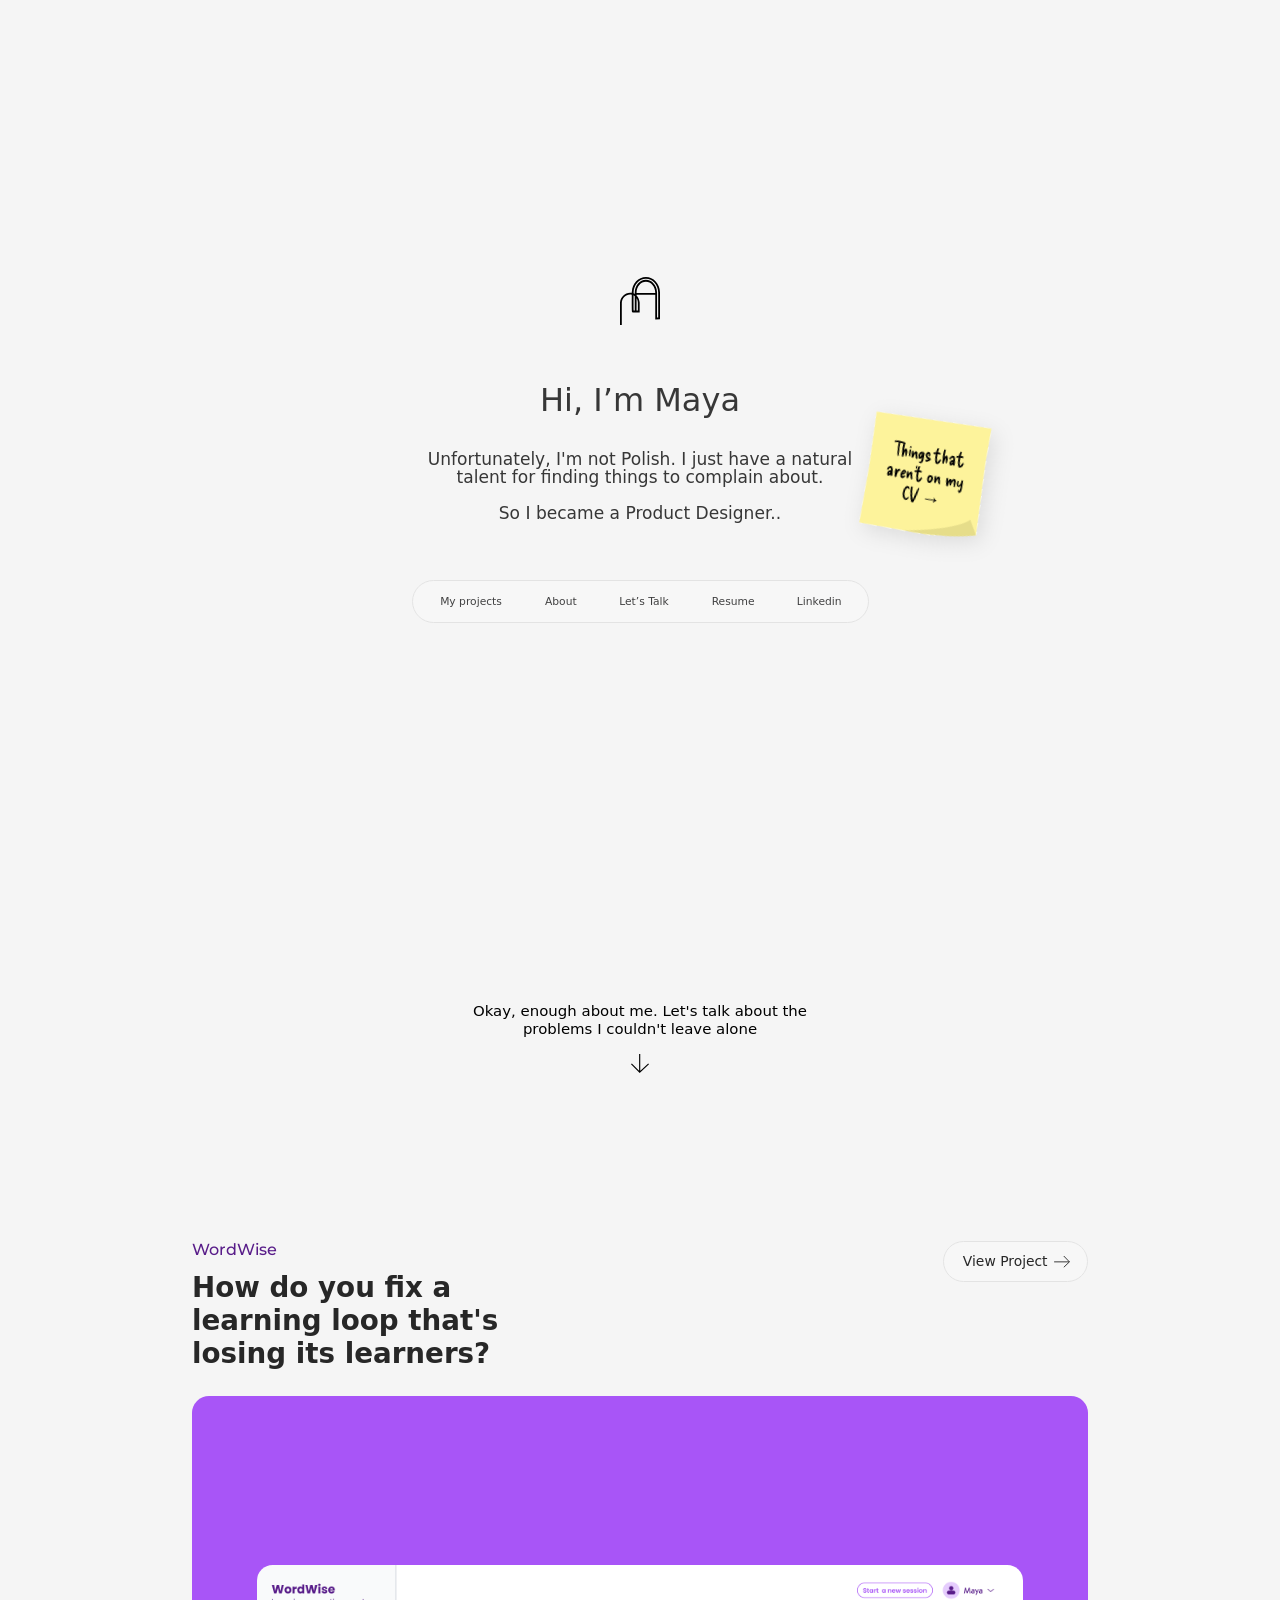
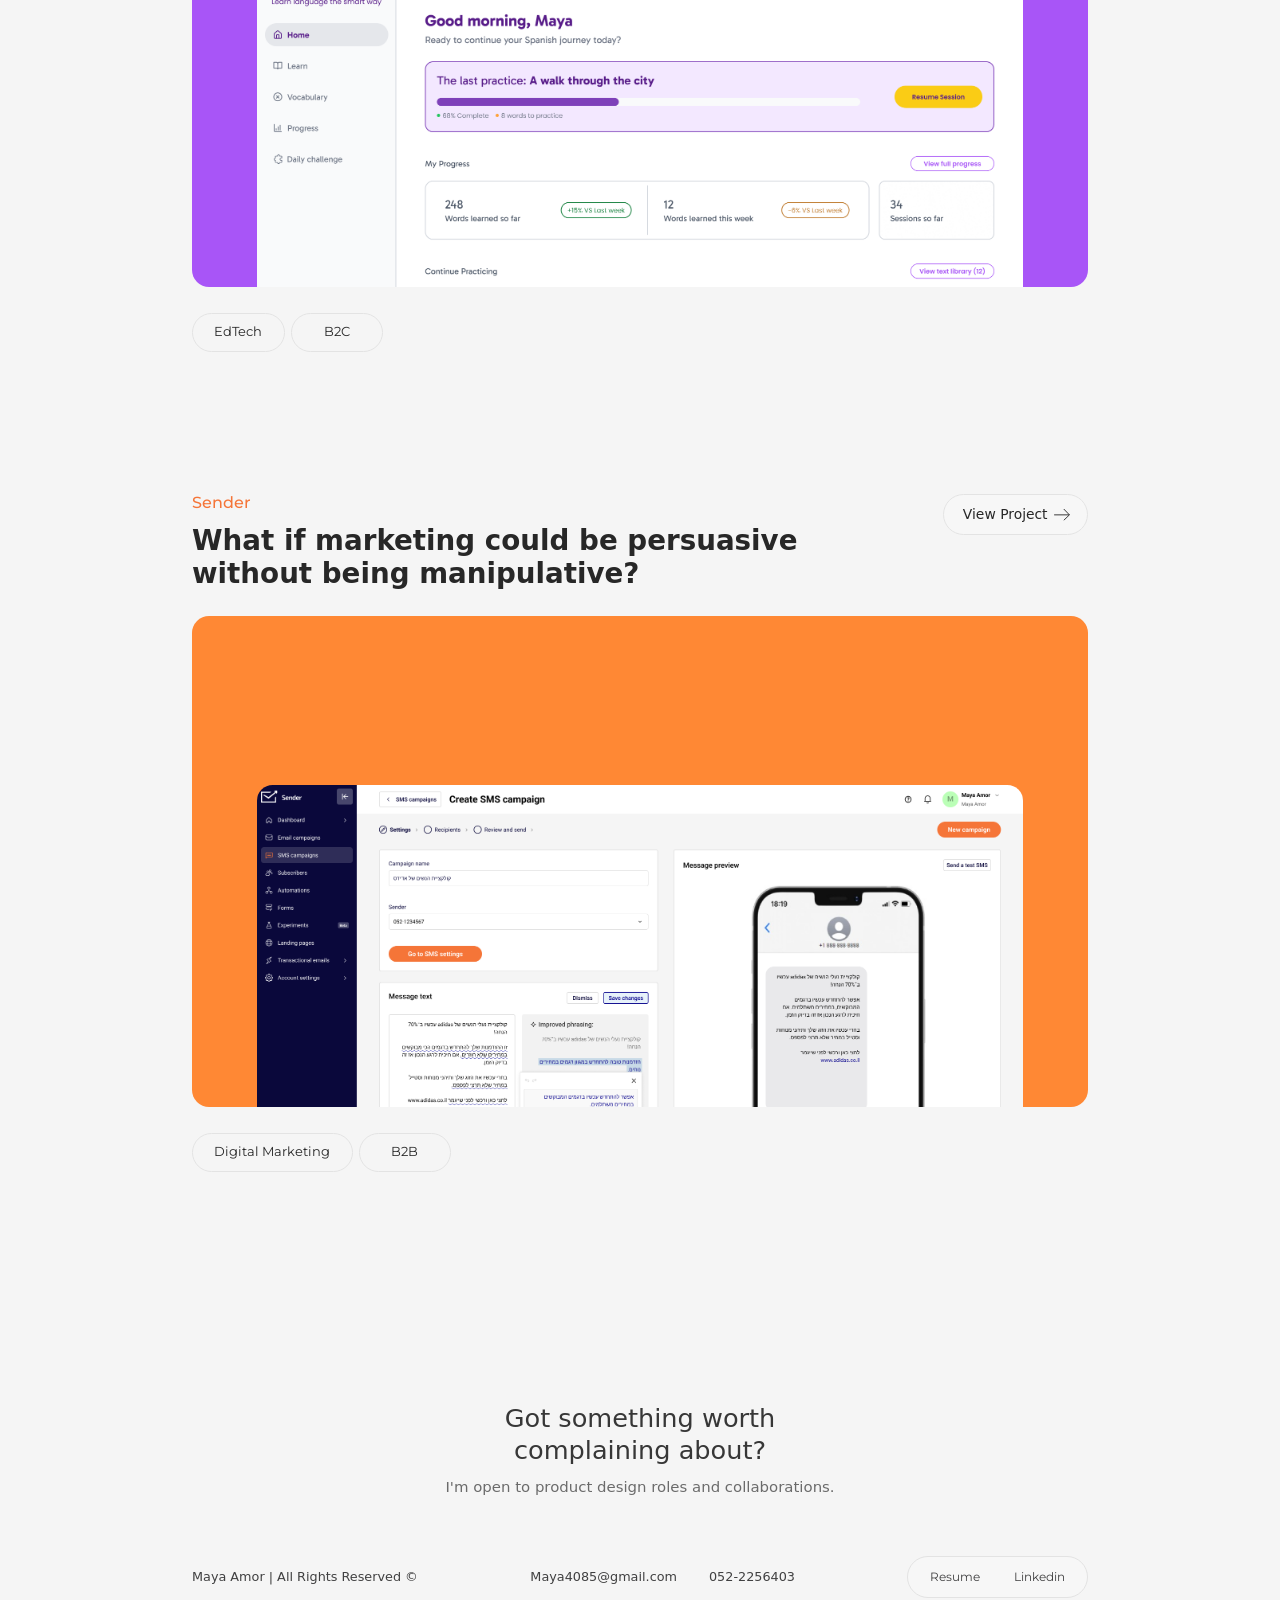
<file: index.html>
<!DOCTYPE html>
<html lang="en">
<head>
  <meta charset="UTF-8">
  <meta name="viewport" content="width=device-width, initial-scale=1.0">
  <meta name="format-detection" content="telephone=no, email=no">
  <title>Maya Amor | Product Designer</title>
  <meta name="description" content="Maya Amor, Product Designer. Case studies in EdTech and digital marketing.">

  <!-- Link preview (LinkedIn, WhatsApp, etc.) -->
  <meta property="og:type" content="website">
  <meta property="og:site_name" content="Maya Amor">
  <meta property="og:title" content="Maya Amor | Product Designer">
  <meta property="og:description" content="Maya Amor, Product Designer. Case studies in EdTech and digital marketing.">
  <meta property="og:url" content="https://maya-amor.github.io/">
  <meta property="og:image" content="https://maya-amor.github.io/assets/social-preview.png">
  <meta property="og:image:width" content="1200">
  <meta property="og:image:height" content="630">
  <meta name="twitter:card" content="summary_large_image">
  <link rel="canonical" href="https://maya-amor.github.io/">
  <link rel="icon" type="image/svg+xml" href="assets/icons/logo.svg">

  <link rel="preconnect" href="https://fonts.googleapis.com">
  <link rel="preconnect" href="https://fonts.gstatic.com" crossorigin>
  <link href="https://fonts.googleapis.com/css2?family=Delicious+Handrawn&family=Google+Sans+Flex:wght@300..700&family=Montserrat:wght@400;500&display=swap" rel="stylesheet">

  <link rel="stylesheet" href="css/styles.css">

  <!-- Lets CSS know JavaScript is on, so scroll animations only hide content when they can reveal it -->
  <script>document.documentElement.classList.add("js");</script>
</head>
<body class="page-home">

  <!-- ===== Sticky header =====
       On Home (site-header--home) the logo and navbar start inside the hero
       and travel up into this header as you scroll (see js/main.js).
       On the other pages it simply sits at the top. -->
  <header class="site-header site-header--home">

    <a class="site-header__logo" href="#top" aria-label="Maya Amor, back to top">
      <img src="assets/icons/logo.svg" alt="" width="46" height="56">
    </a>

    <button class="site-header__menu-btn" type="button" aria-label="Open menu" aria-expanded="false" aria-controls="site-nav">
      <span></span><span></span><span></span>
    </button>

    <div class="site-header__nav" id="site-nav">
      <nav class="pill-nav" aria-label="Main">
        <a class="pill-nav__link" href="#projects">My projects</a>
        <a class="pill-nav__link" href="about.html">About</a>
        <a class="pill-nav__link" href="#contact">Let’s Talk</a>
        <a class="pill-nav__link" href="assets/Maya%20Amor%20Resume.pdf" target="_blank" rel="noopener">Resume</a>
        <a class="pill-nav__link" href="https://www.linkedin.com/in/maya-amor/" target="_blank" rel="noopener">Linkedin</a>
      </nav>
    </div>
  </header>

  <!-- ===== Hero =====
       The logo and navbar here mark the starting spots. On desktop/tablet they're
       invisible and the header's copies are drawn on top of them; on phones these
       are the ones you see. -->
  <section class="hero container">
    <img class="hero__logo-slot" src="assets/icons/logo.svg" alt="" width="46" height="56">

    <div class="hero__text">
      <h1 class="hero__title">Hi, I’m Maya</h1>
      <p class="hero__bio">
        Unfortunately, I'm not Polish. <br class="br-mobile">I just have a natural <br>talent for finding things to complain about.
      </p>
      <p class="hero__bio">So I became a Product Designer..</p>
    </div>

    <nav class="hero__nav-slot pill-nav" aria-label="Main">
      <a class="pill-nav__link" href="#projects">My projects</a>
      <a class="pill-nav__link" href="about.html">About</a>
      <a class="pill-nav__link" href="#contact">Let’s Talk</a>
      <a class="pill-nav__link" href="assets/Maya%20Amor%20Resume.pdf" target="_blank" rel="noopener">Resume</a>
      <a class="pill-nav__link" href="https://www.linkedin.com/in/maya-amor/" target="_blank" rel="noopener">Linkedin</a>
    </nav>

    <!-- Phones: the menu button starts here, centered, then travels to the top-right -->
    <div class="hero__menu-slot" aria-hidden="true"></div>

    <!-- Sticky note: a quiet aside that leads to the notes on the About page (drag it, or click to go) -->
    <a class="hero-note" href="about.html#facts">
      <i class="note__paper" style="inset:-12.73% -19.02% -17.64% -12.59%"><img src="assets/about/notes/note-4.svg" alt="" draggable="false"></i>
      <span class="hero-note__text">Things that aren’t on my CV →</span>
    </a>
  </section>

  <main>
    <!-- ===== Intro to projects ===== -->
    <section class="intro container">
      <a class="intro__link" href="#projects">
        <span>Okay, enough about me. Let's talk about the problems I couldn't leave alone</span>
        <img src="assets/icons/arrow-down.svg" alt="" width="16" height="17">
      </a>
    </section>

    <!-- ===== Projects ===== -->
    <section id="projects" class="projects container" aria-label="My projects">

      <article class="project project--wordwise">
        <div class="project__header">
          <div class="project__heading">
            <p class="project__label">WordWise</p>
            <h2 class="project__title">How do you fix a learning loop that's losing its learners?</h2>
          </div>
          <a class="btn-pill" href="wordwise.html">
            View Project
            <img class="btn-pill__arrow" src="assets/icons/arrow-right.svg" alt="" width="13" height="18">
          </a>
        </div>

        <a class="project__card" href="wordwise.html" aria-label="View the WordWise project">
          <img class="project__screen" src="assets/home%20screen%20preview%20photos/wordwise-screen.png"
               alt="WordWise home screen showing the learner's progress and last practice session"
               width="1920" height="1135">
        </a>

        <ul class="tags" aria-label="Tags">
          <li class="tag">EdTech</li>
          <li class="tag">B2C</li>
        </ul>
      </article>

      <article class="project project--sender">
        <div class="project__header">
          <div class="project__heading">
            <p class="project__label">Sender</p>
            <h2 class="project__title">What if marketing could be persuasive <br class="br-desktop">without being manipulative?</h2>
          </div>
          <a class="btn-pill" href="sender.html">
            View Project
            <img class="btn-pill__arrow" src="assets/icons/arrow-right.svg" alt="" width="13" height="18">
          </a>
        </div>

        <a class="project__card" href="sender.html" aria-label="View the Sender project">
          <img class="project__screen" src="assets/home%20screen%20preview%20photos/sender-screen.png"
               alt="Sender's Create SMS campaign screen with a phone message preview"
               width="1920" height="1137">
        </a>

        <ul class="tags" aria-label="Tags">
          <li class="tag">Digital Marketing</li>
          <li class="tag">B2B</li>
        </ul>
      </article>

    </section>
  </main>

  <!-- ===== Footer ===== -->
  <footer id="contact" class="footer">
    <!-- Closing line: the top of the footer -->
    <div class="footer__cta container reveal">
      <h2 class="footer__title">Got something worth<br>complaining about?</h2>
      <p class="footer__subtitle">I'm open to product design roles and collaborations.</p>
    </div>

    <div class="footer__inner container">
      <p class="footer__copy">Maya Amor | All Rights Reserved ©</p>

      <div class="footer__contact">
        <span>Maya4085@gmail.com</span>
        <span>052-2256403</span>
      </div>

      <div class="footer__actions">
        <nav class="pill-nav pill-nav--footer" aria-label="External links">
          <a class="pill-nav__link" href="assets/Maya%20Amor%20Resume.pdf" target="_blank" rel="noopener">Resume</a>
          <a class="pill-nav__link" href="https://www.linkedin.com/in/maya-amor/" target="_blank" rel="noopener">Linkedin</a>
        </nav>
      </div>
    </div>
  </footer>

  <!-- Floating back-to-top button, appears once you start scrolling -->
  <a class="back-to-top" href="#top" aria-label="Back to top">
    <img src="assets/icons/back-to-top.svg" alt="" width="47" height="47">
  </a>

  <script src="js/main.js"></script>
</body>
</html>
</file>
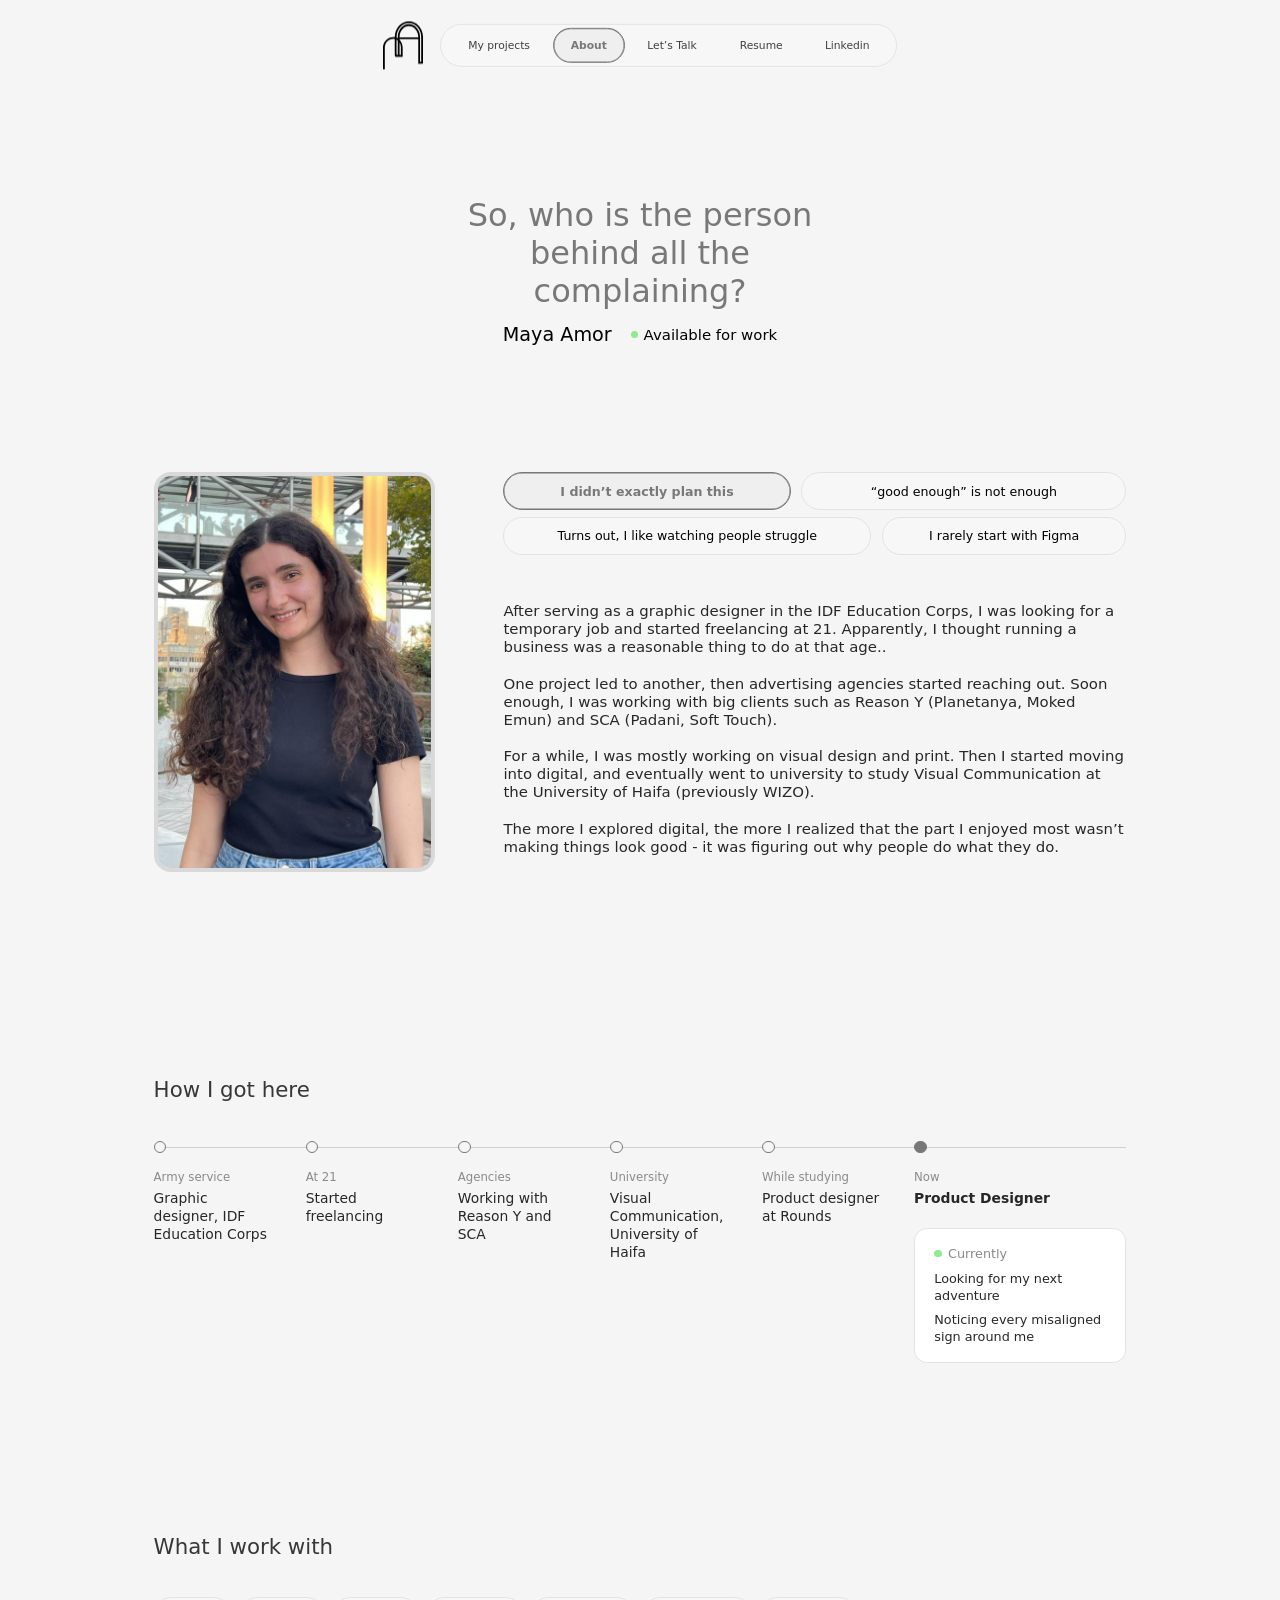
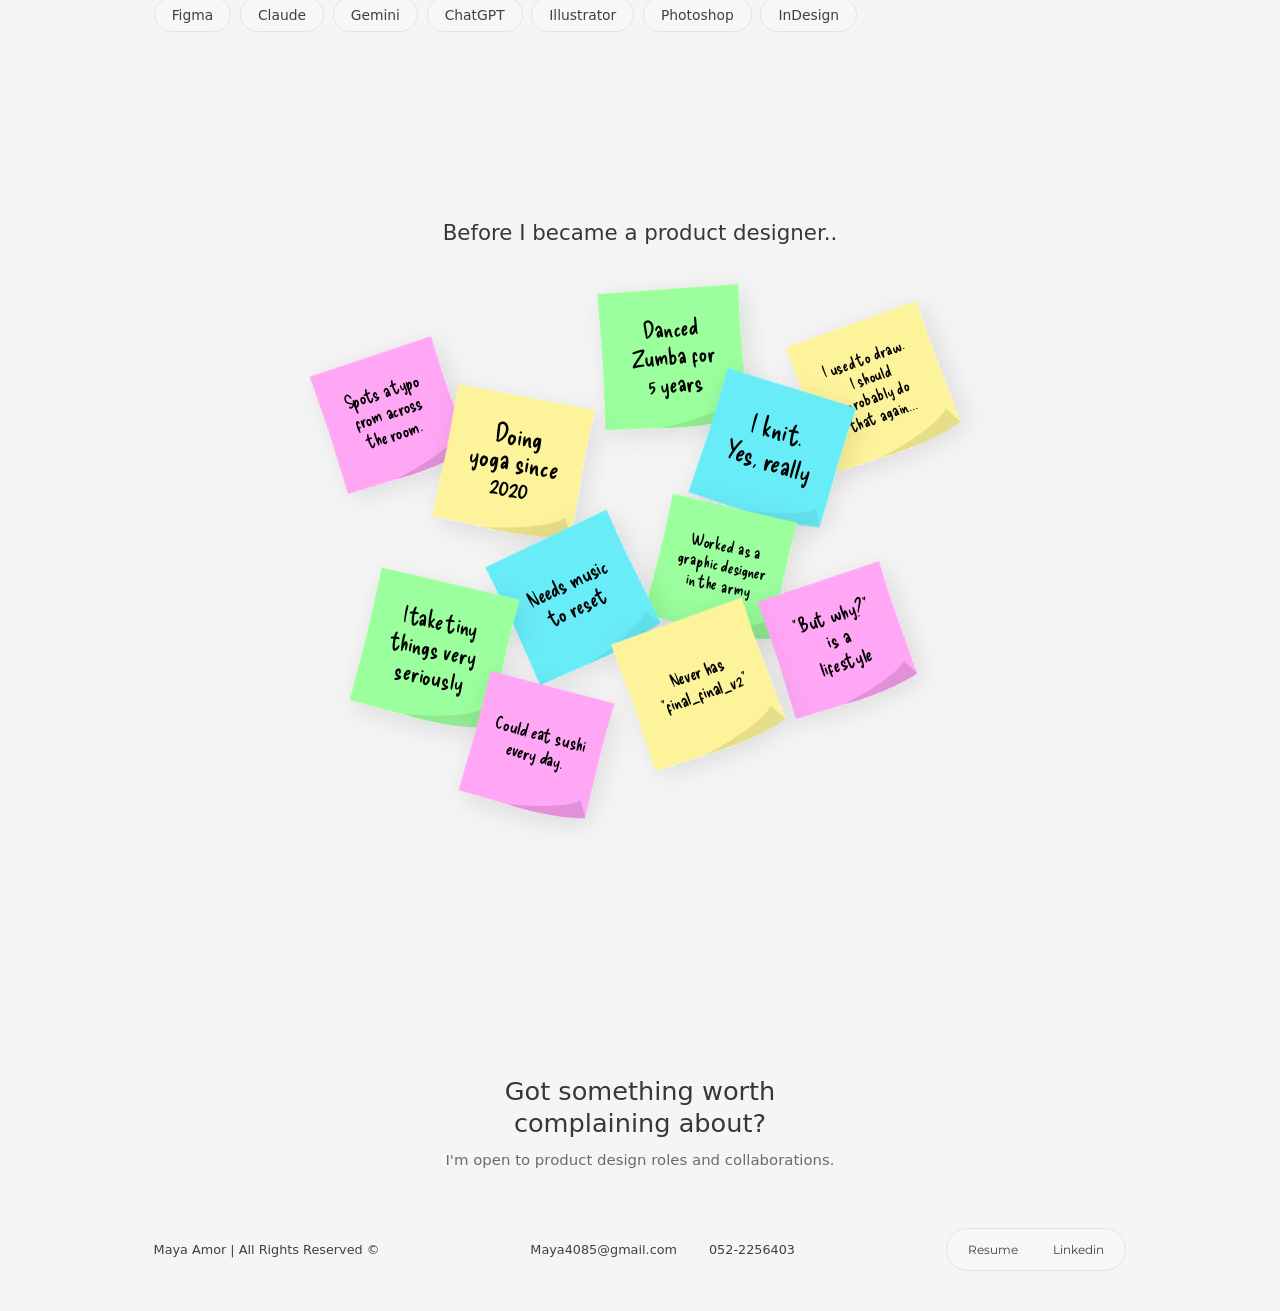
<file: about.html>
<!DOCTYPE html>
<html lang="en">
<head>
  <meta charset="UTF-8">
  <meta name="viewport" content="width=device-width, initial-scale=1.0">
  <meta name="format-detection" content="telephone=no, email=no">
  <title>About | Maya Amor</title>
  <meta name="description" content="About Maya Amor, a product designer who started in graphic design and freelancing and moved into understanding why people do what they do.">

  <!-- Link preview (LinkedIn, WhatsApp, etc.) -->
  <meta property="og:type" content="website">
  <meta property="og:site_name" content="Maya Amor">
  <meta property="og:title" content="About | Maya Amor">
  <meta property="og:description" content="About Maya Amor, a product designer who started in graphic design and freelancing and moved into understanding why people do what they do.">
  <meta property="og:url" content="https://maya-amor.github.io/about.html">
  <meta property="og:image" content="https://maya-amor.github.io/assets/social-preview.png">
  <meta property="og:image:width" content="1200">
  <meta property="og:image:height" content="630">
  <meta name="twitter:card" content="summary_large_image">
  <link rel="canonical" href="https://maya-amor.github.io/about.html">
  <link rel="icon" type="image/svg+xml" href="assets/icons/logo.svg">

  <link rel="preconnect" href="https://fonts.googleapis.com">
  <link rel="preconnect" href="https://fonts.gstatic.com" crossorigin>
  <link href="https://fonts.googleapis.com/css2?family=Delicious+Handrawn&family=Google+Sans+Flex:wght@300..700&family=Montserrat:wght@400;500&display=swap" rel="stylesheet">

  <link rel="stylesheet" href="css/styles.css">

  <!-- Lets CSS know JavaScript is on, so scroll animations only hide content when they can reveal it -->
  <script>document.documentElement.classList.add("js");</script>
</head>
<body>

  <!-- ===== Sticky header (already docked on this page) ===== -->
  <header class="site-header">

    <a class="site-header__logo" href="index.html" aria-label="Maya Amor, home">
      <img src="assets/icons/logo.svg" alt="" width="46" height="56">
    </a>

    <button class="site-header__menu-btn" type="button" aria-label="Open menu" aria-expanded="false" aria-controls="site-nav">
      <span></span><span></span><span></span>
    </button>

    <div class="site-header__nav" id="site-nav">
      <nav class="pill-nav" aria-label="Main">
        <a class="pill-nav__link" href="index.html#projects">My projects</a>
        <a class="pill-nav__link" href="about.html" aria-current="page">About</a>
        <a class="pill-nav__link" href="#contact">Let’s Talk</a>
        <a class="pill-nav__link" href="assets/Maya%20Amor%20Resume.pdf" target="_blank" rel="noopener">Resume</a>
        <a class="pill-nav__link" href="https://www.linkedin.com/in/maya-amor/" target="_blank" rel="noopener">Linkedin</a>
      </nav>
    </div>
  </header>

  <main class="about container">

    <!-- ===== Intro ===== -->
    <div class="about__intro">
      <h1 class="about__title">So, who is the person behind all the complaining?</h1>
      <div class="about__meta">
        <span class="about__name">Maya Amor</span>
        <span class="about__status">Available for work</span>
      </div>
    </div>

    <!-- ===== Photo + story ===== -->
    <div class="about__body">
      <div class="about__photo reveal">
        <img src="assets/Photo%20of%20myself%20for%20about%20section.jpeg"
             alt="Maya Amor smiling, with long curly hair and a black t-shirt, standing outdoors"
             width="768" height="1024">
      </div>

      <div class="about__story reveal">
        <div class="about__tabs" role="tablist" aria-label="About me">
          <button class="about__tab" type="button" role="tab" id="tab-plan" aria-controls="panel-plan" aria-selected="true">I didn’t exactly plan this</button>
          <button class="about__tab" type="button" role="tab" id="tab-enough" aria-controls="panel-enough" aria-selected="false" tabindex="-1">“good enough” is not enough</button>
          <button class="about__tab" type="button" role="tab" id="tab-struggle" aria-controls="panel-struggle" aria-selected="false" tabindex="-1">Turns out, I like watching people struggle</button>
          <button class="about__tab" type="button" role="tab" id="tab-figma" aria-controls="panel-figma" aria-selected="false" tabindex="-1">I rarely start with Figma</button>
        </div>

        <div class="about__panels">
        <div class="about__panel" role="tabpanel" id="panel-plan" aria-labelledby="tab-plan">
          <p>After serving as a graphic designer in the IDF Education Corps, I was looking for a temporary job and started freelancing at 21. Apparently, I thought running a business was a reasonable thing to do at that age..</p>
          <p>One project led to another, then advertising agencies started reaching out. Soon enough, I was working with big clients such as Reason Y (Planetanya, Moked Emun) and SCA (Padani, Soft Touch).</p>
          <p>For a while, I was mostly working on visual design and print. Then I started moving into digital, and eventually went to university to study Visual Communication at the University of Haifa (previously WIZO).</p>
          <p class="about__highlight">The more I explored digital, the more I realized that the part I enjoyed most wasn’t making things look good - it was figuring out why people do what they do.</p>
        </div>

        <div class="about__panel" role="tabpanel" id="panel-enough" aria-labelledby="tab-enough" hidden>
          <p>I've never been particularly good at looking at something and thinking, “Well, that's just how it is.”</p>
          <p>If something doesn't make sense, I want to know why. If something could work better, I'll probably notice it. And if something is 2px off...</p>
          <p>Well.</p>
          <p class="about__highlight">Unfortunately, I will notice that too.</p>
        </div>

        <div class="about__panel" role="tabpanel" id="panel-struggle" aria-labelledby="tab-struggle" hidden>
          <p>Not in a concerning way.</p>
          <p>I just find it genuinely interesting to watch how people interact with things: what they understand immediately, where they hesitate, what they expect to happen, and what makes them take a completely different path from the one I had imagined.</p>
          <p>That's the part of UX that keeps me interested.</p>
          <p class="about__highlight">People rarely use things exactly the way you thought they would. And honestly, that’s what makes it interesting.</p>
        </div>

        <div class="about__panel" role="tabpanel" id="panel-figma" aria-labelledby="tab-figma" hidden>
          <p>Before I design anything, I need to understand what I’m looking at.</p>
          <p>What the product does. Who it’s for. What already exists. What people are used to. What doesn’t make sense.</p>
          <p>Sometimes that means research. Sometimes it means looking at competitors. Sometimes it means grabbing a piece of paper and sketching the flow I have in mind.</p>
          <p class="about__highlight">Figma comes later.</p>
        </div>
        </div>
      </div>
    </div>

    <!-- ===== Journey timeline (the last point holds "Currently") ===== -->
    <section class="journey" aria-labelledby="journey-title">
      <h2 class="about__section-title reveal" id="journey-title">How I got here</h2>
      <ol class="journey__list">
        <li class="journey__item reveal">
          <span class="journey__when">Army service</span>
          <span class="journey__what">Graphic designer, IDF Education Corps</span>
        </li>
        <li class="journey__item reveal">
          <span class="journey__when">At 21</span>
          <span class="journey__what">Started freelancing</span>
        </li>
        <li class="journey__item reveal">
          <span class="journey__when">Agencies</span>
          <span class="journey__what">Working with Reason Y and SCA</span>
        </li>
        <li class="journey__item reveal">
          <span class="journey__when">University</span>
          <span class="journey__what">Visual Communication, University of Haifa</span>
        </li>
        <li class="journey__item reveal">
          <span class="journey__when">While studying</span>
          <span class="journey__what">Product designer at Rounds</span>
        </li>
        <li class="journey__item journey__item--now reveal">
          <span class="journey__when">Now</span>
          <span class="journey__what">Product Designer</span>
          <!-- Placeholder lines: replace with what you're up to -->
          <div class="journey__currently">
            <p class="journey__currently-label">Currently</p>
            <ul>
              <li>Looking for my next adventure</li>
              <li>Noticing every misaligned sign around me</li>
            </ul>
          </div>
        </li>
      </ol>
    </section>

    <!-- ===== Tools and skills ===== -->
    <section class="tools reveal" aria-labelledby="tools-title">
      <h2 class="about__section-title" id="tools-title">What I work with</h2>
      <ul class="tools__list">
        <li>Figma</li>
        <li>Claude</li>
        <li>Gemini</li>
        <li>ChatGPT</li>
        <li>Illustrator</li>
        <li>Photoshop</li>
        <li>InDesign</li>
      </ul>
    </section>

    <!-- ===== Sticky notes: random facts (drag them around) ===== -->
    <section class="facts" id="facts" aria-labelledby="facts-title">
      <h2 class="facts__title reveal" id="facts-title">Before I became a product designer..</h2>
      <ul class="facts__board reveal" aria-label="Random facts about me">
        <li class="note" style="--x:16.96%; --y:25.07%; --w:173.28; --h:168.28; --rot:-11.11deg">
          <i class="note__paper" style="inset:-13.71% -20.63% -21.75% -13.31%"><img src="assets/about/notes/note-1.svg" alt="" draggable="false"></i>
          <span class="note__text" style="--tx:-0.81%; --ty:-1.81%; --trot:-6.94deg; --fs:22; --tw:59.79%">Spots a typo from across the room.</span>
        </li>
        <li class="note" style="--x:54.28%; --y:15.35%; --w:187.6; --h:185.58; --rot:1.49deg">
          <i class="note__paper" style="inset:-12.49% -18.65% -17.26% -12.36%"><img src="assets/about/notes/note-2.svg" alt="" draggable="false"></i>
          <span class="note__text" style="--tx:-0.12%; --ty:-2.16%; --trot:-6.72deg; --fs:28; --tw:58.68%">Danced Zumba for 5 years</span>
        </li>
        <li class="note" style="--x:80.92%; --y:20.62%; --w:184.15; --h:182.15; --rot:-14.27deg">
          <i class="note__paper" style="inset:-12.73% -19.02% -17.64% -12.59%"><img src="assets/about/notes/note-3.svg" alt="" draggable="false"></i>
          <span class="note__text" style="--tx:-0.24%; --ty:-2.74%; --trot:-5.48deg; --fs:20; --tw:59.78%">I used to draw. I should probably do that again...</span>
        </li>
        <li class="note" style="--x:33.4%; --y:33.88%; --w:184.15; --h:182.15; --rot:16.27deg">
          <i class="note__paper" style="inset:-12.73% -19.02% -17.64% -12.59%"><img src="assets/about/notes/note-4.svg" alt="" draggable="false"></i>
          <span class="note__text" style="--tx:-0.35%; --ty:-2.73%; --trot:-5.38deg; --fs:32; --tw:59.78%; --lh:0.969">Doing yoga since 2020</span>
        </li>
        <li class="note" style="--x:67.53%; --y:31.24%; --w:181.99; --h:176.91; --rot:24.68deg">
          <i class="note__paper" style="inset:-13.02% -19.62% -20.68% -12.67%"><img src="assets/about/notes/note-5.svg" alt="" draggable="false"></i>
          <span class="note__text" style="--tx:-1.07%; --ty:-3.64%; --trot:-7.71deg; --fs:32; --tw:60.49%">I knit. Yes, really</span>
        </li>
        <li class="note" style="--x:60.64%; --y:52.14%; --w:169.48; --h:167.65; --rot:18.75deg">
          <i class="note__paper" style="inset:-13.84% -20.75% -19.39% -13.7%"><img src="assets/about/notes/note-6.svg" alt="" draggable="false"></i>
          <span class="note__text" style="--tx:-0.55%; --ty:-4.32%; --trot:-6.71deg; --fs:20; --tw:64.96%">Worked as a graphic designer in the army</span>
        </li>
        <li class="note" style="--x:41.25%; --y:56.75%; --w:181.99; --h:176.91; --rot:-17.99deg">
          <i class="note__paper" style="inset:-13.02% -19.62% -20.68% -12.67%"><img src="assets/about/notes/note-7.svg" alt="" draggable="false"></i>
          <span class="note__text" style="--tx:-0.37%; --ty:-2.17%; --trot:-7.52deg; --fs:26; --tw:60.04%">Needs music to reset</span>
        </li>
        <li class="note" style="--x:22.94%; --y:66.42%; --w:187.6; --h:185.58; --rot:18.75deg">
          <i class="note__paper" style="inset:-12.49% -18.65% -17.26% -12.36%"><img src="assets/about/notes/note-8.svg" alt="" draggable="false"></i>
          <span class="note__text" style="--tx:-0.75%; --ty:-2.02%; --trot:-6.71deg; --fs:28; --tw:58.68%">I take tiny things very seriously</span>
        </li>
        <li class="note" style="--x:76.02%; --y:64.22%; --w:173.28; --h:168.28; --rot:-11.11deg">
          <i class="note__paper" style="inset:-13.71% -20.63% -21.75% -13.31%"><img src="assets/about/notes/note-9.svg" alt="" draggable="false"></i>
          <span class="note__text" style="--tx:0.41%; --ty:-1.11%; --trot:-6.94deg; --fs:24; --tw:56.87%">“But why?” is a lifestyle</span>
        </li>
        <li class="note" style="--x:57.82%; --y:72.33%; --w:184.15; --h:182.15; --rot:-14.27deg">
          <i class="note__paper" style="inset:-12.73% -19.02% -17.64% -12.59%"><img src="assets/about/notes/note-10.svg" alt="" draggable="false"></i>
          <span class="note__text" style="--tx:0.83%; --ty:-2.62%; --trot:-5.48deg; --fs:22; --tw:64.81%">Never has “final_final_v2”</span>
        </li>
        <li class="note" style="--x:36.4%; --y:83%; --w:173.28; --h:168.28; --rot:22.15deg">
          <i class="note__paper" style="inset:-13.71% -20.63% -21.75% -13.31%"><img src="assets/about/notes/note-11.svg" alt="" draggable="false"></i>
          <span class="note__text" style="--tx:-0.06%; --ty:-2.33%; --trot:-6.94deg; --fs:22; --tw:65.36%">Could eat sushi every day.</span>
        </li>
      </ul>
    </section>

  </main>

  <!-- ===== Footer ===== -->
  <footer id="contact" class="footer">
    <!-- Closing line: the top of the footer -->
    <div class="footer__cta container reveal">
      <h2 class="footer__title">Got something worth<br>complaining about?</h2>
      <p class="footer__subtitle">I'm open to product design roles and collaborations.</p>
    </div>

    <div class="footer__inner container">
      <p class="footer__copy">Maya Amor | All Rights Reserved ©</p>

      <div class="footer__contact">
        <span>Maya4085@gmail.com</span>
        <span>052-2256403</span>
      </div>

      <div class="footer__actions">
        <nav class="pill-nav pill-nav--footer" aria-label="External links">
          <a class="pill-nav__link" href="assets/Maya%20Amor%20Resume.pdf" target="_blank" rel="noopener">Resume</a>
          <a class="pill-nav__link" href="https://www.linkedin.com/in/maya-amor/" target="_blank" rel="noopener">Linkedin</a>
        </nav>
      </div>
    </div>
  </footer>

  <!-- Floating back-to-top button, appears once you start scrolling -->
  <a class="back-to-top" href="#top" aria-label="Back to top">
    <img src="assets/icons/back-to-top.svg" alt="" width="47" height="47">
  </a>

  <script src="js/main.js"></script>
</body>
</html>
</file>
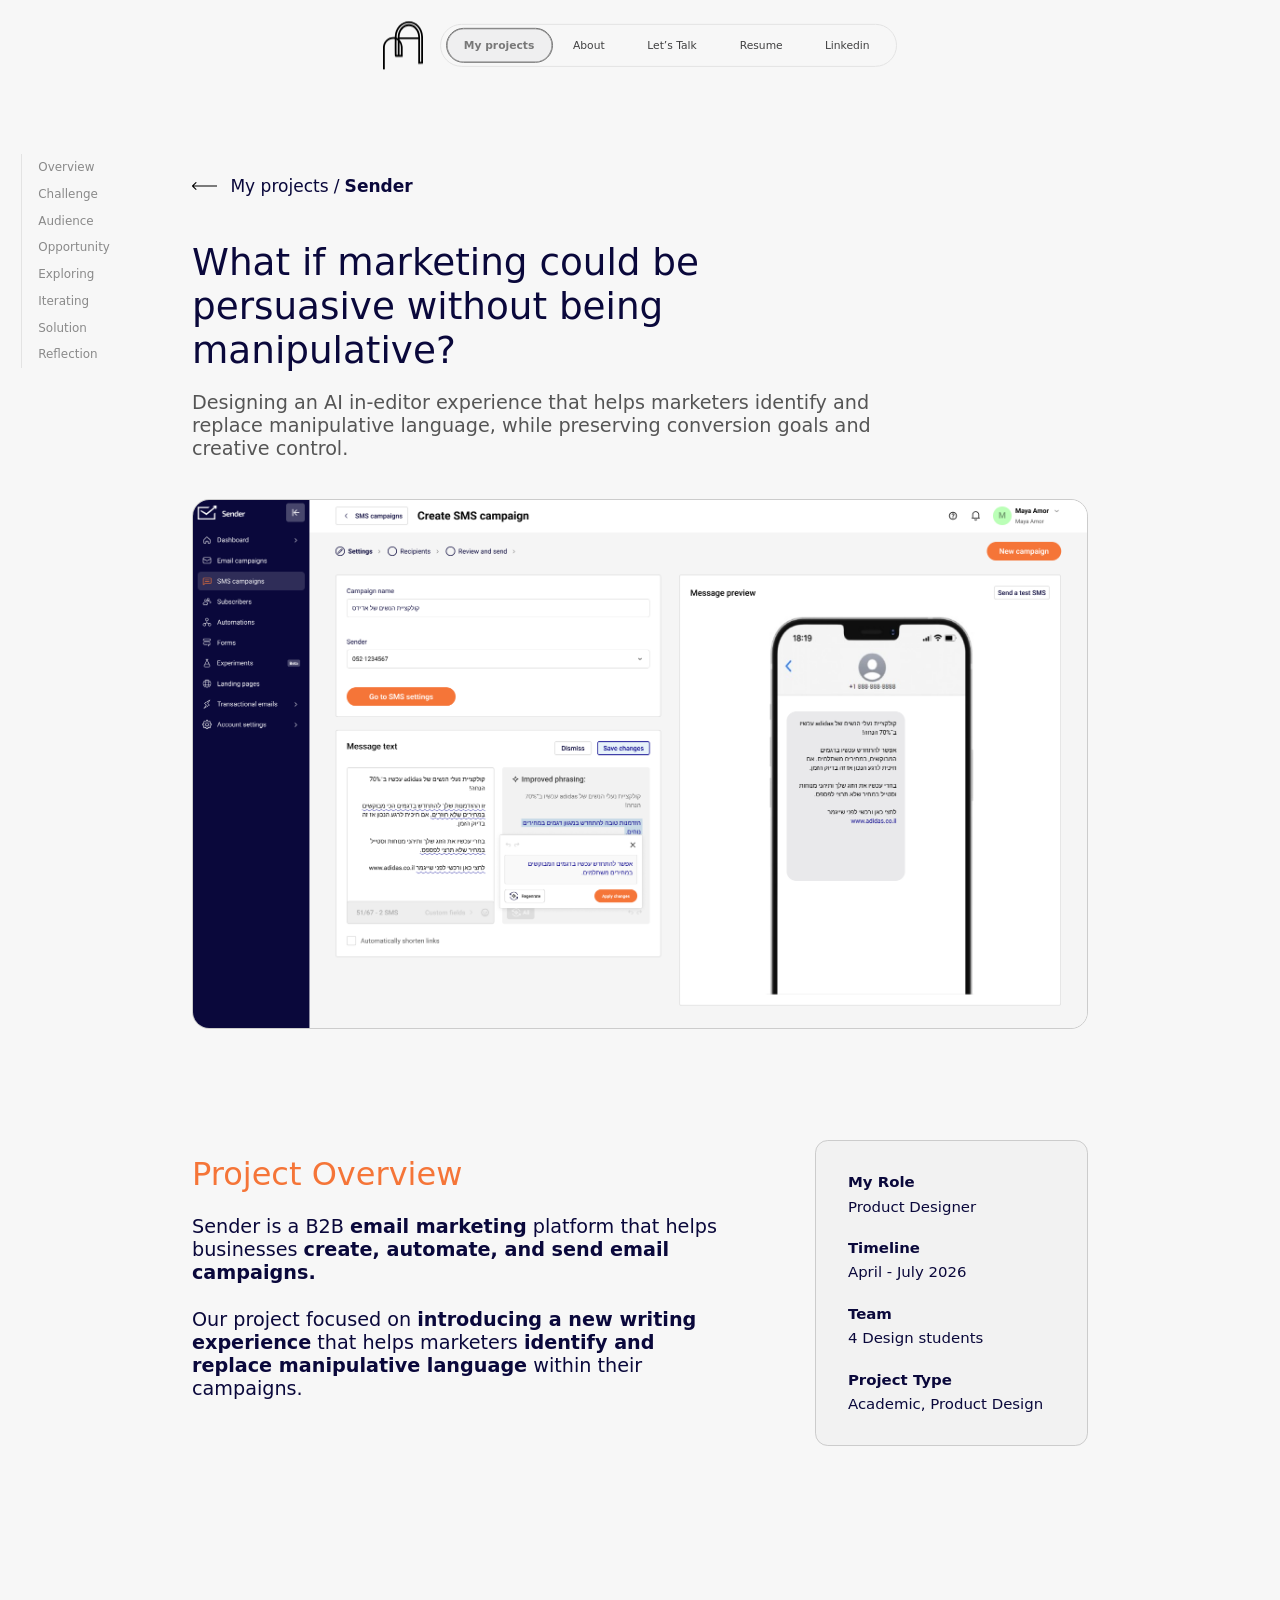
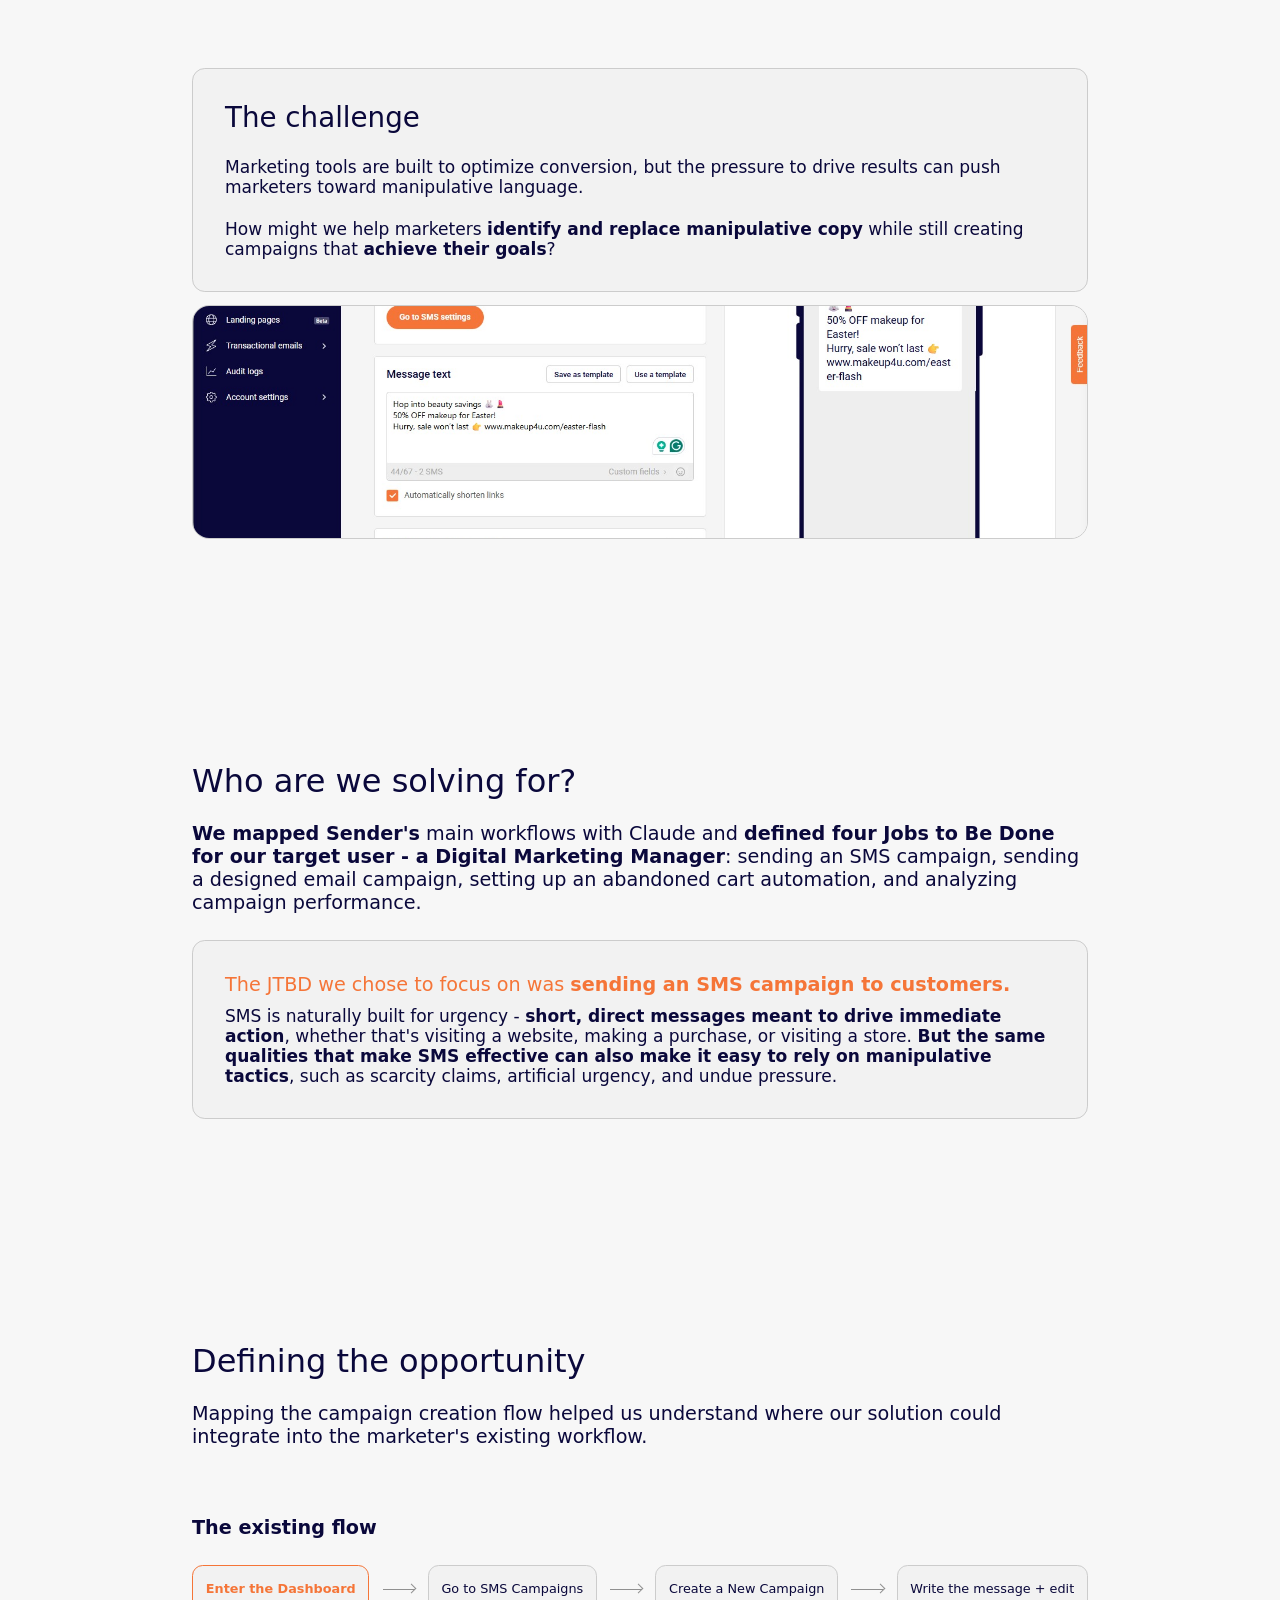
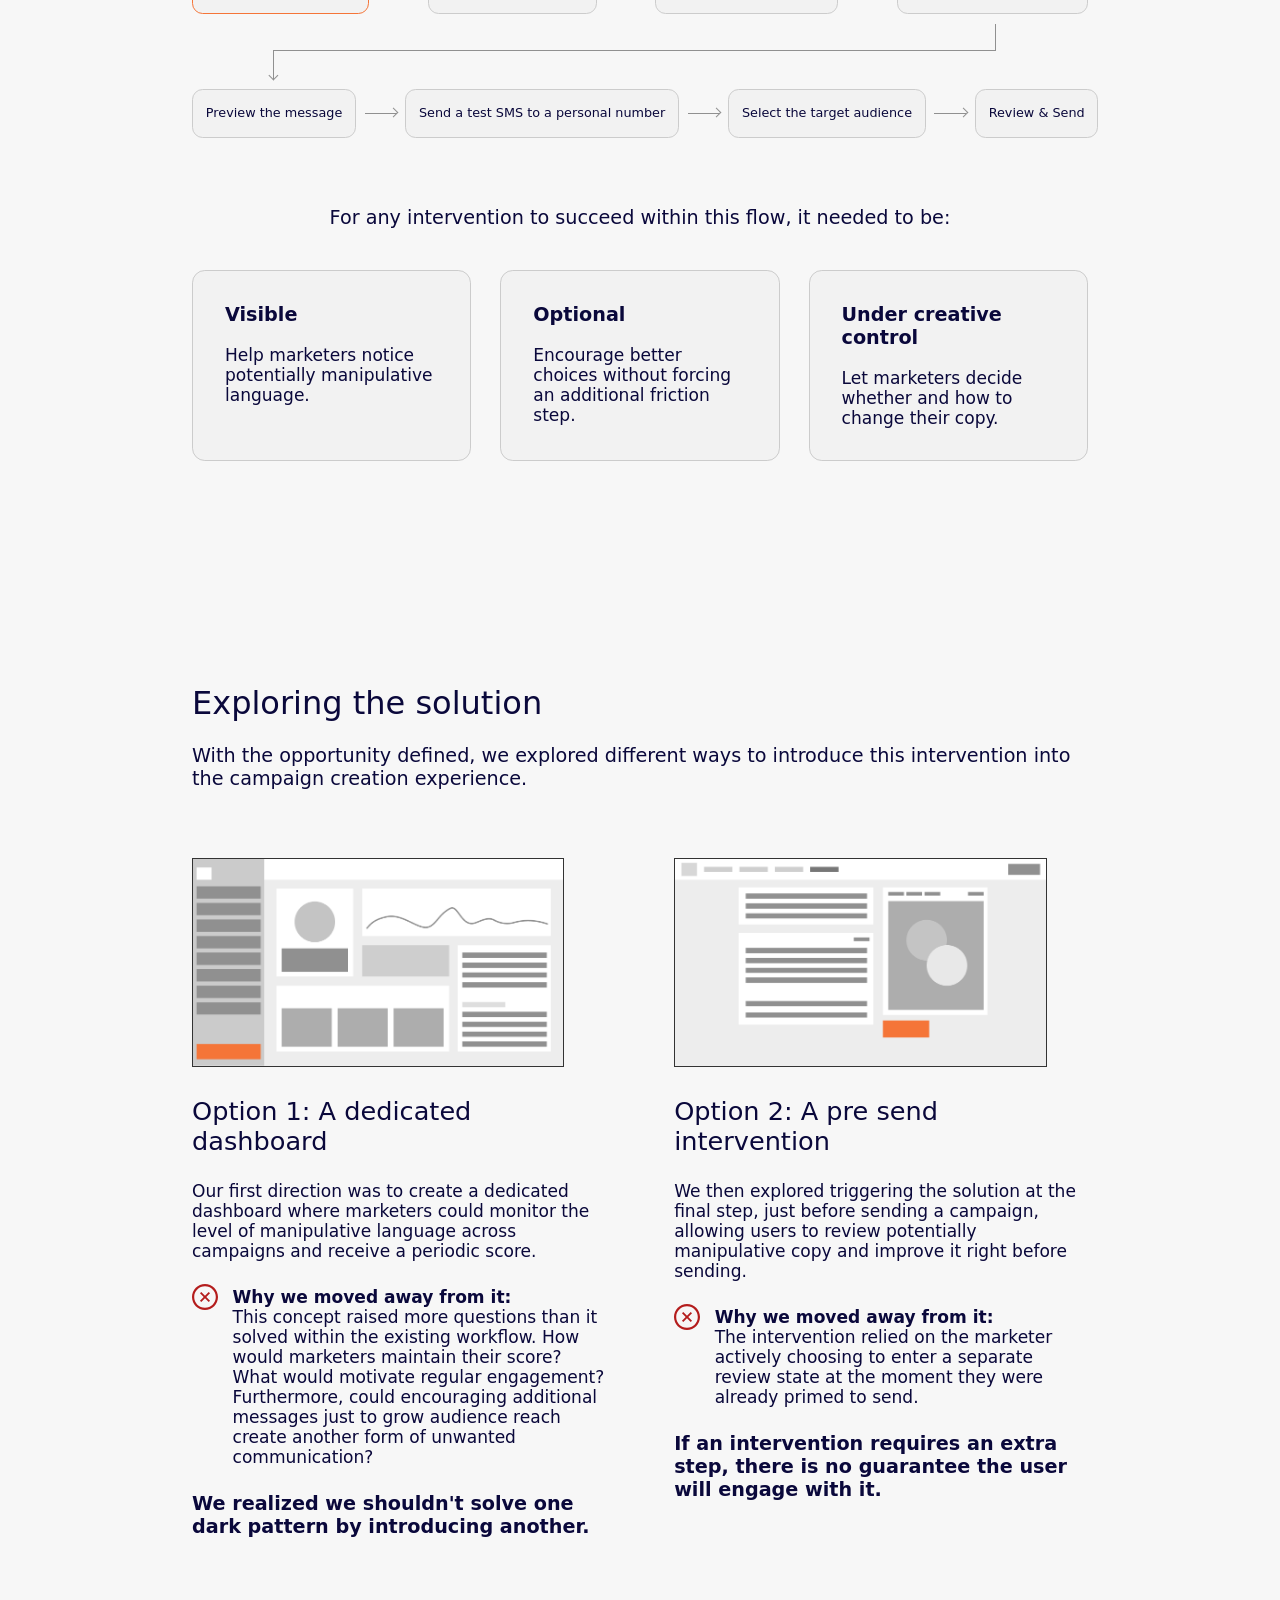
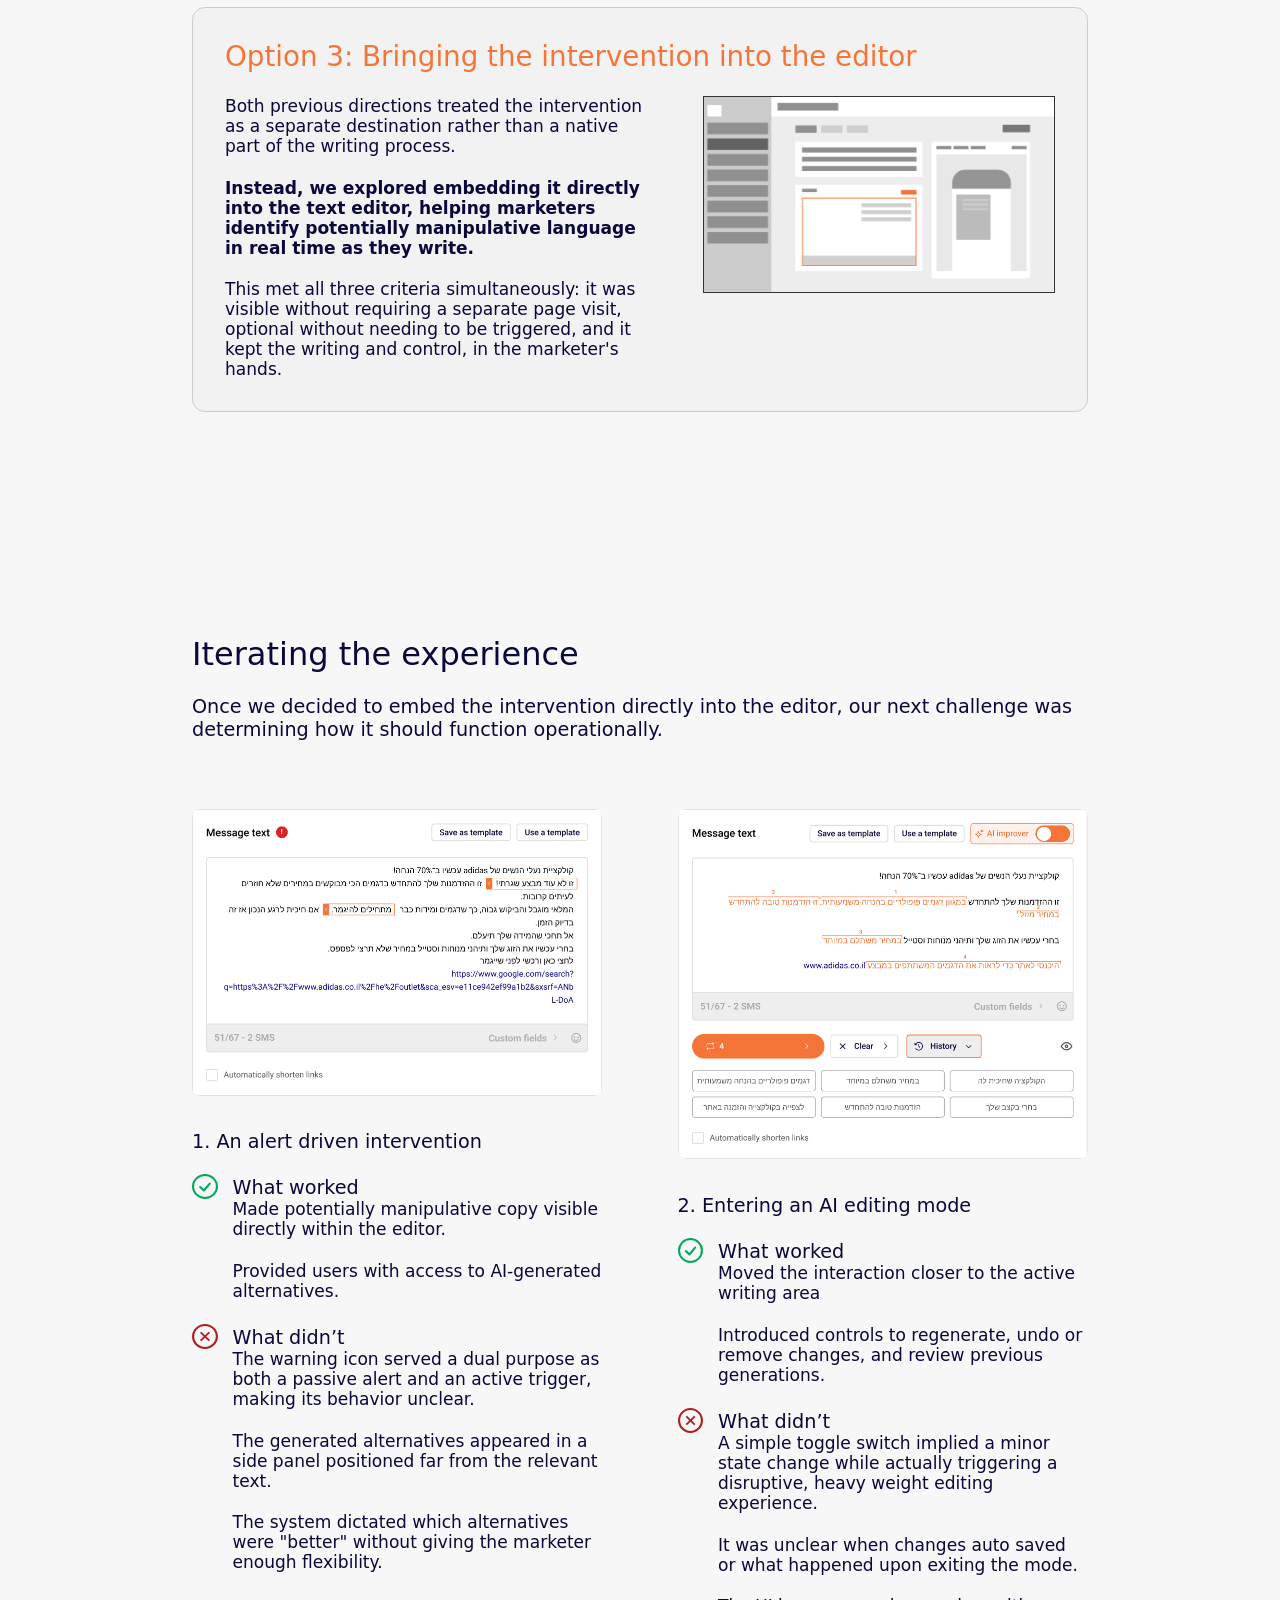
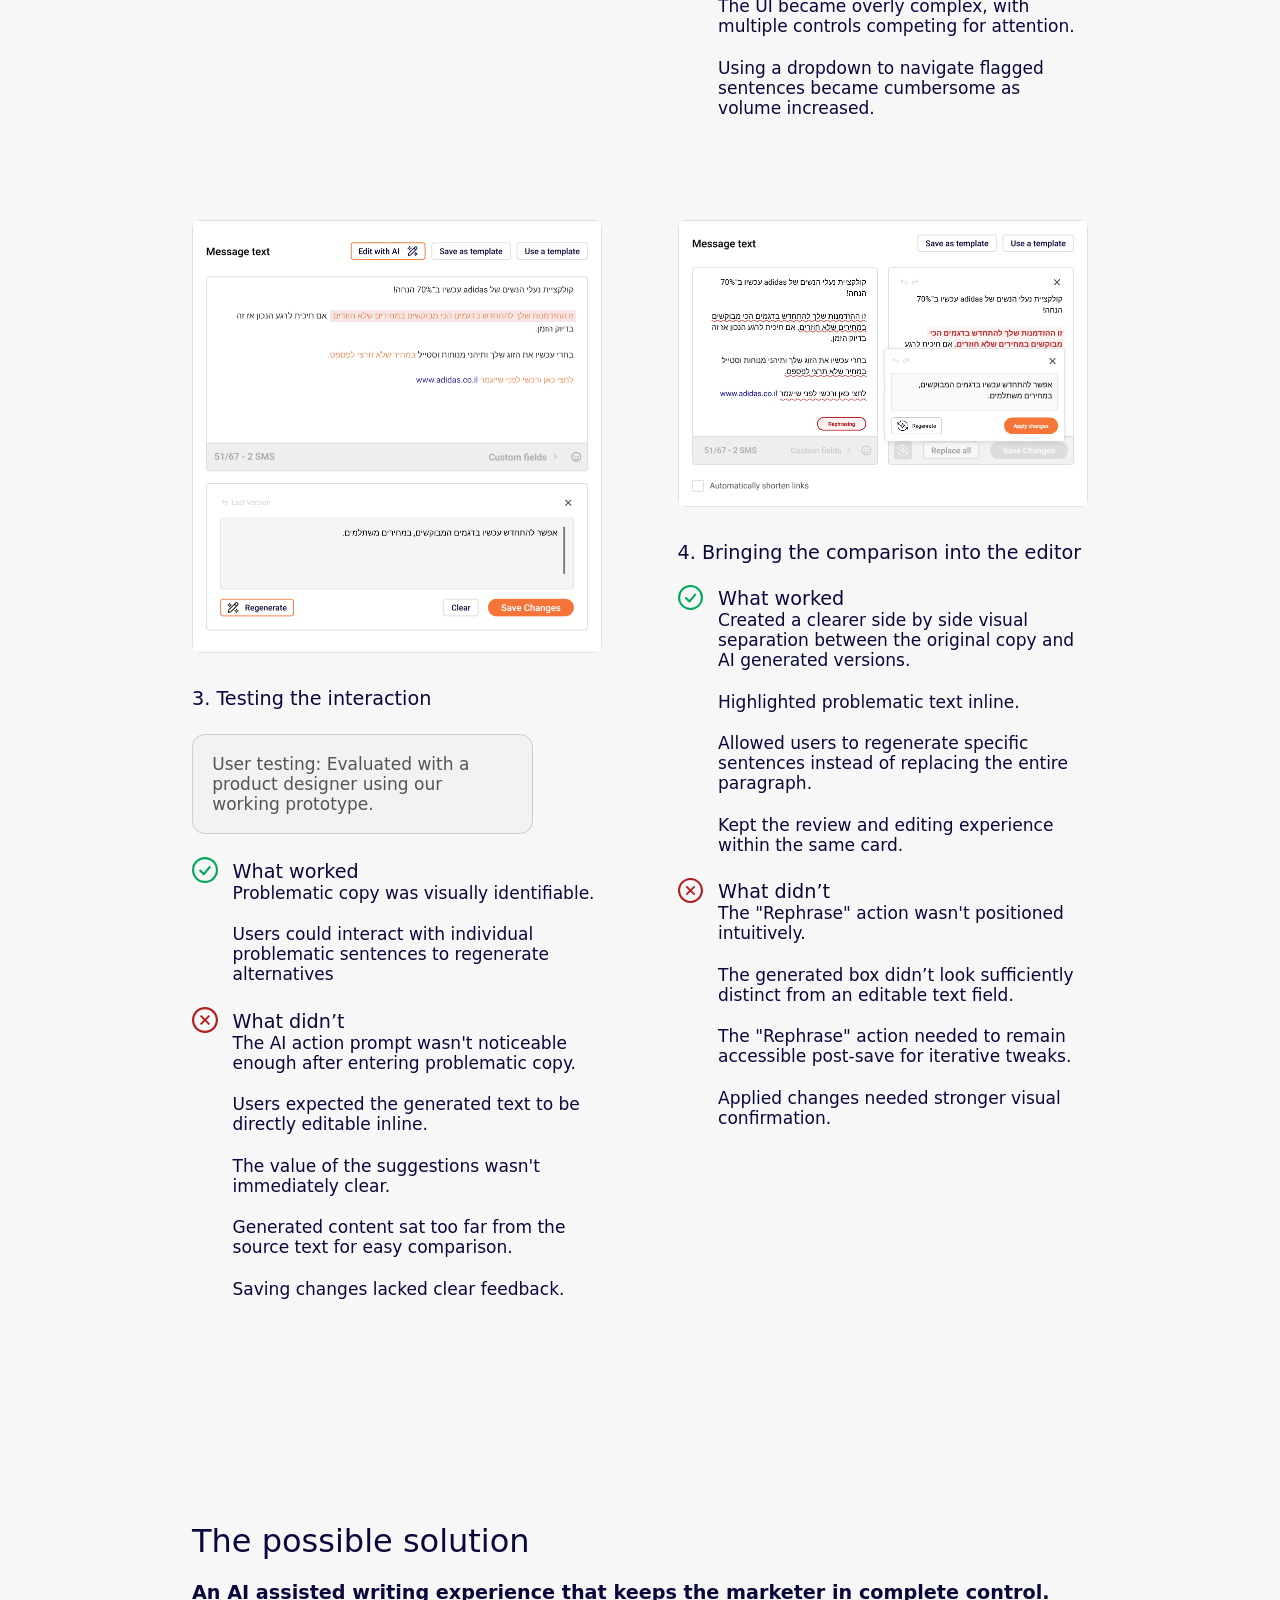
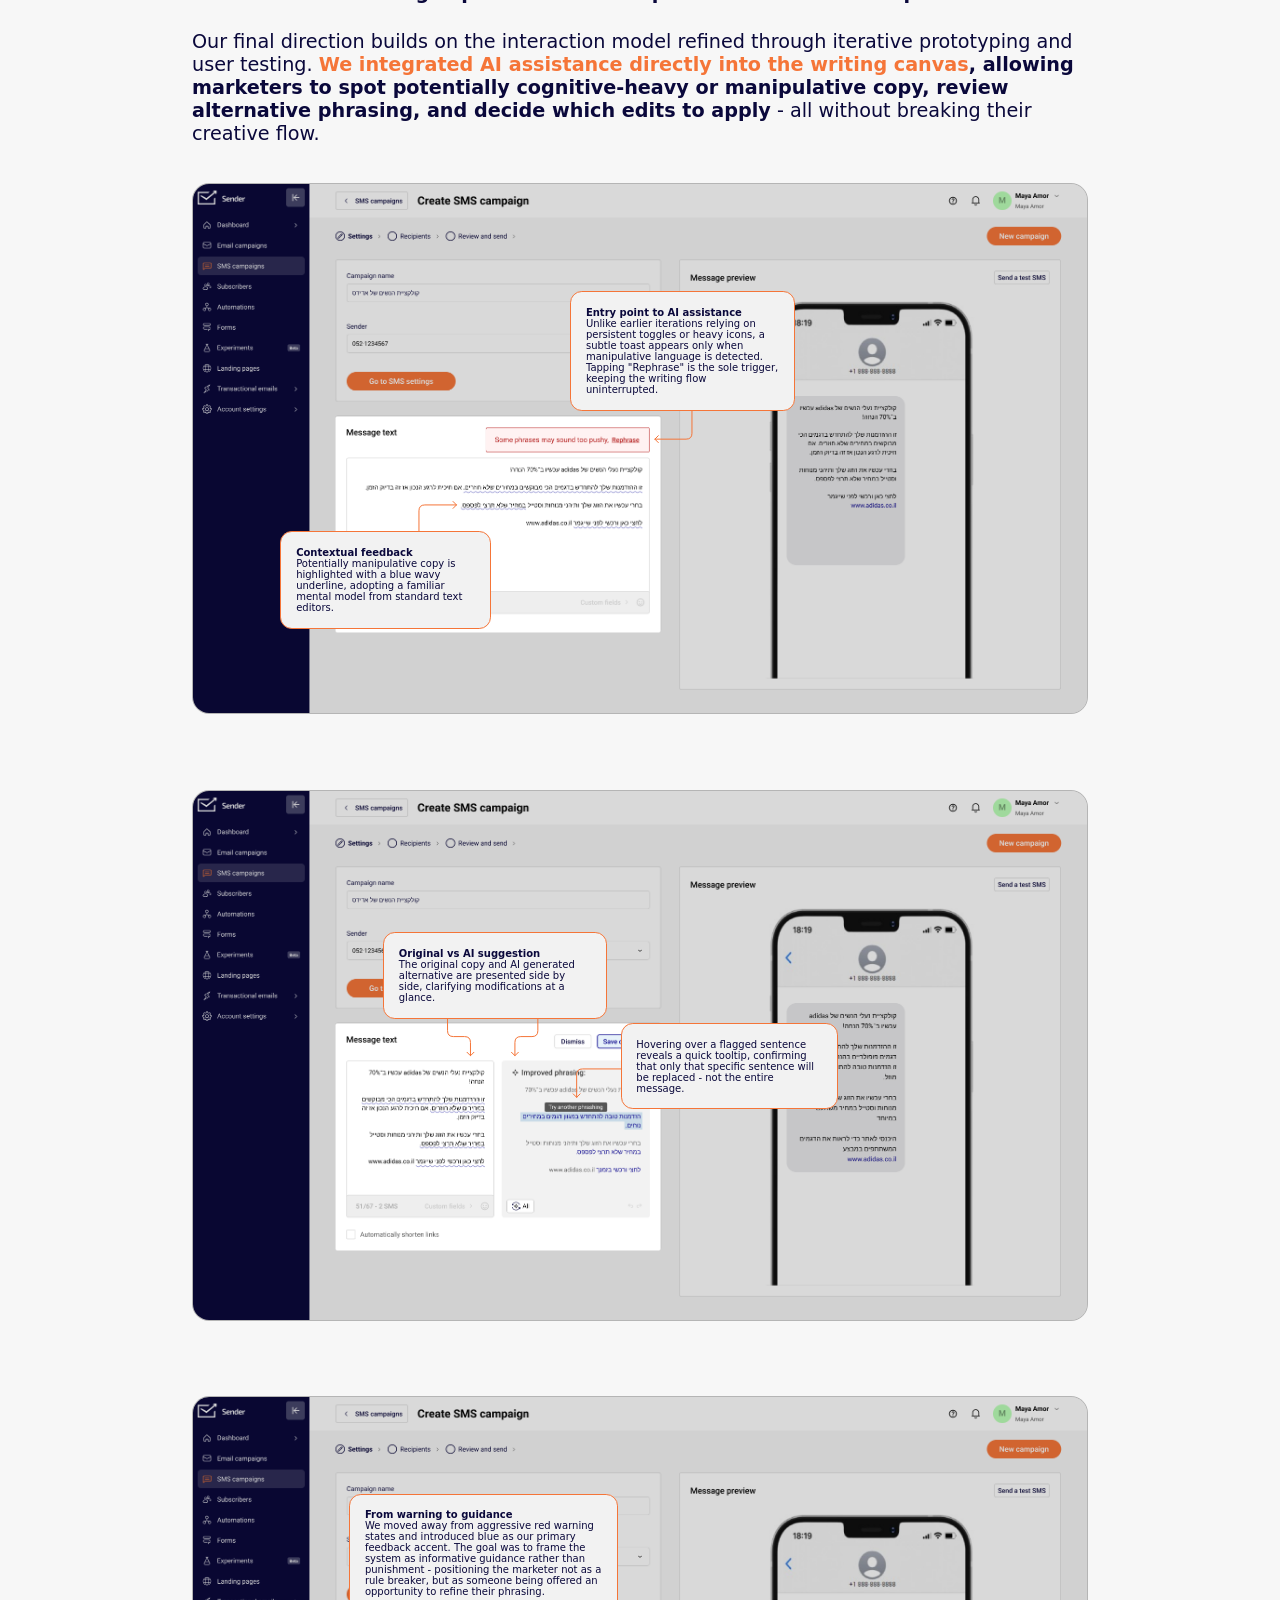
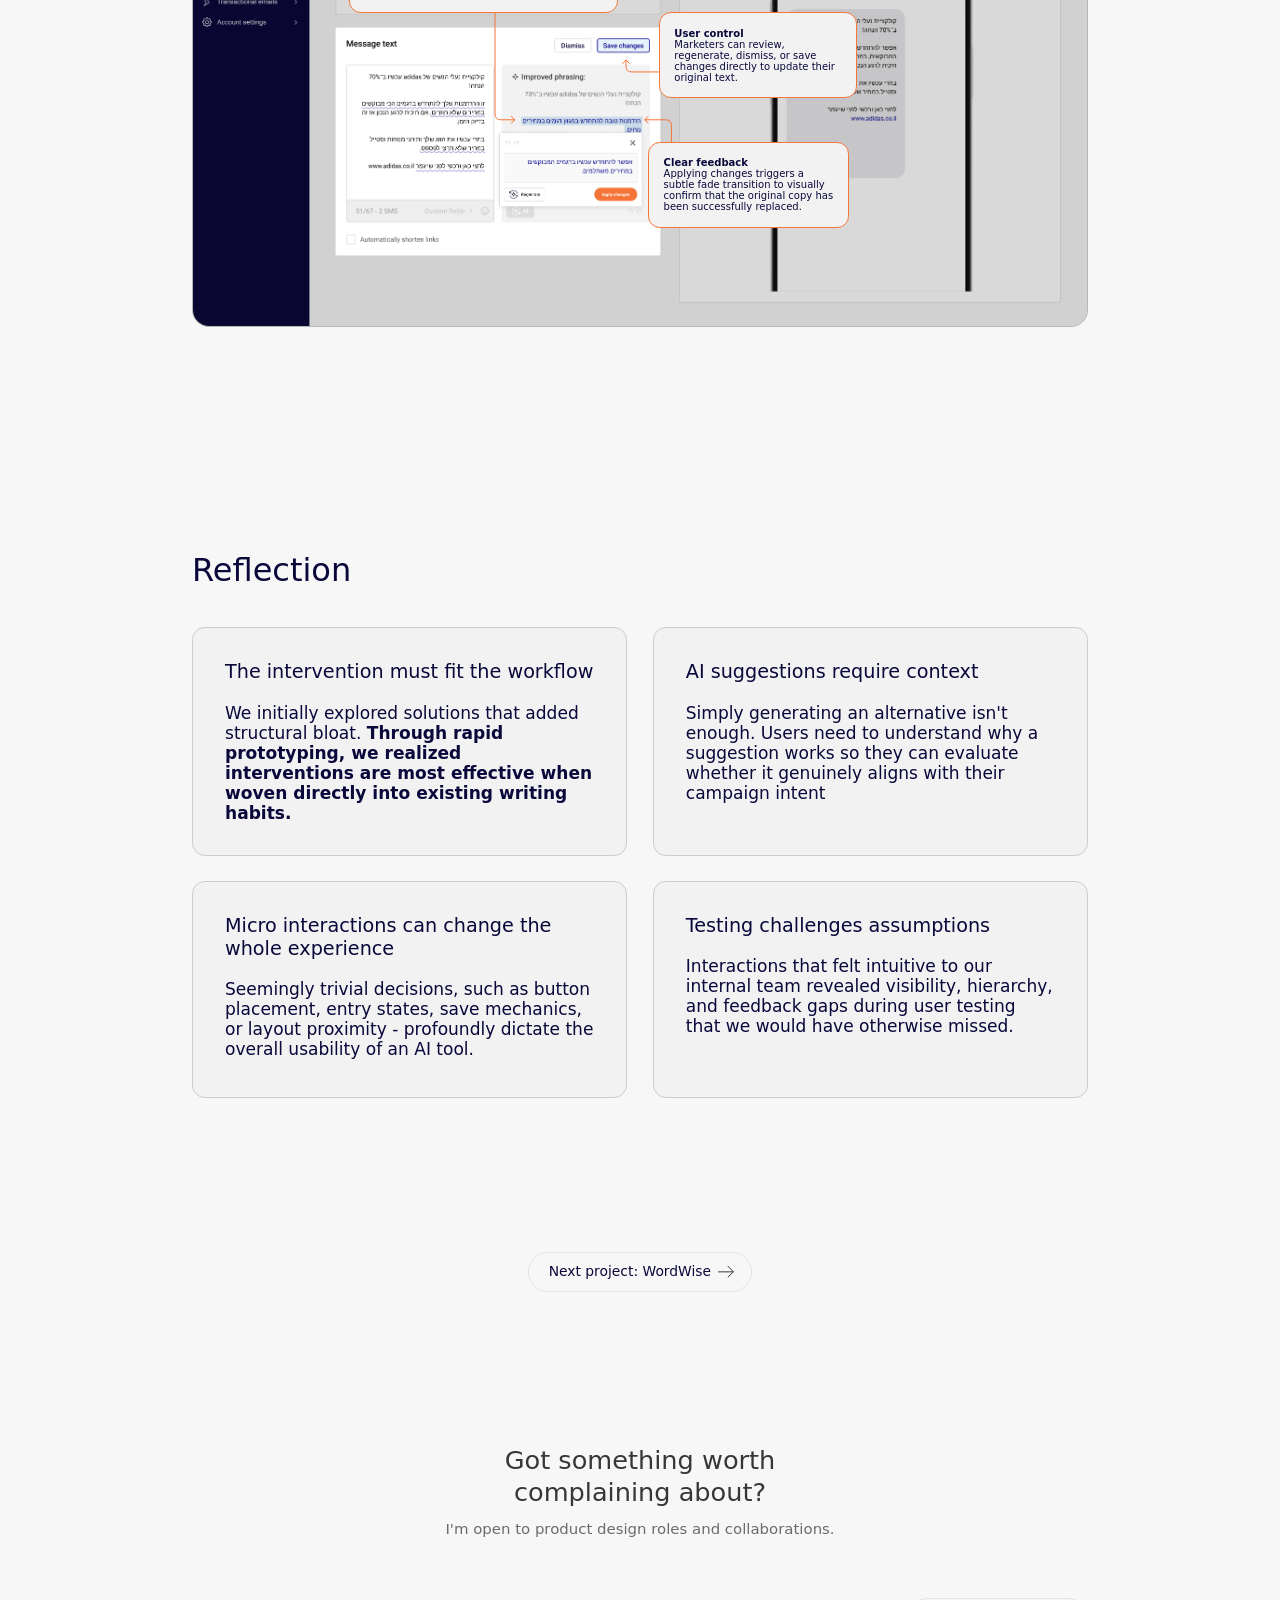
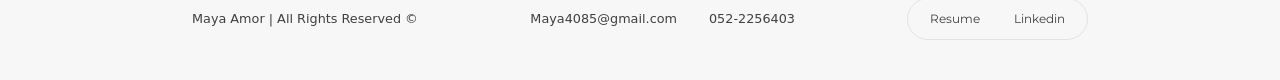
<file: sender.html>
<!DOCTYPE html>
<html lang="en">
<head>
  <meta charset="UTF-8">
  <meta name="viewport" content="width=device-width, initial-scale=1.0">
  <meta name="format-detection" content="telephone=no, email=no">
  <title>Sender case study | Maya Amor</title>
  <meta name="description" content="What if marketing could be persuasive without being manipulative? Designing an AI in-editor experience for the Sender marketing platform.">

  <!-- Link preview (LinkedIn, WhatsApp, etc.) -->
  <meta property="og:type" content="website">
  <meta property="og:site_name" content="Maya Amor">
  <meta property="og:title" content="Sender case study | Maya Amor">
  <meta property="og:description" content="What if marketing could be persuasive without being manipulative? Designing an AI in-editor experience for the Sender marketing platform.">
  <meta property="og:url" content="https://maya-amor.github.io/sender.html">
  <meta property="og:image" content="https://maya-amor.github.io/assets/social-preview.png">
  <meta property="og:image:width" content="1200">
  <meta property="og:image:height" content="630">
  <meta name="twitter:card" content="summary_large_image">
  <link rel="canonical" href="https://maya-amor.github.io/sender.html">
  <link rel="icon" type="image/svg+xml" href="assets/icons/logo.svg">

  <link rel="preconnect" href="https://fonts.googleapis.com">
  <link rel="preconnect" href="https://fonts.gstatic.com" crossorigin>
  <link href="https://fonts.googleapis.com/css2?family=Google+Sans+Flex:wght@300..700&family=Montserrat:wght@400;500&display=swap" rel="stylesheet">

  <link rel="stylesheet" href="css/styles.css">

  <!-- Lets CSS know JavaScript is on, so scroll animations only hide content when they can reveal it -->
  <script>document.documentElement.classList.add("js");</script>
</head>
<body class="page-case page-case--sender">

  <!-- ===== Sticky header (already docked on this page) ===== -->
  <header class="site-header">

    <a class="site-header__logo" href="index.html" aria-label="Maya Amor, home">
      <img src="assets/icons/logo.svg" alt="" width="46" height="56">
    </a>

    <button class="site-header__menu-btn" type="button" aria-label="Open menu" aria-expanded="false" aria-controls="site-nav">
      <span></span><span></span><span></span>
    </button>

    <div class="site-header__nav" id="site-nav">
      <nav class="pill-nav" aria-label="Main">
        <a class="pill-nav__link" href="index.html#projects" aria-current="page">My projects</a>
        <a class="pill-nav__link" href="about.html">About</a>
        <a class="pill-nav__link" href="#contact">Let’s Talk</a>
        <a class="pill-nav__link" href="assets/Maya%20Amor%20Resume.pdf" target="_blank" rel="noopener">Resume</a>
        <a class="pill-nav__link" href="https://www.linkedin.com/in/maya-amor/" target="_blank" rel="noopener">Linkedin</a>
      </nav>
    </div>
  </header>

  <main class="cs container">

    <!-- ===== Intro ===== -->
    <div class="cs-hero">
      <nav class="cs-breadcrumb" aria-label="Breadcrumb">
        <a href="index.html#projects">
          <img src="assets/wordwise/icons/breadcrumb-arrow.svg" alt="" width="23" height="8">
          My projects
        </a>
        <span aria-hidden="true">/</span>
        <span aria-current="page"><strong>Sender</strong></span>
      </nav>

      <h1 class="cs-title cs-title--sender">What if marketing could be persuasive without being manipulative?</h1>
      <p class="cs-lead">Designing an AI in-editor experience that helps marketers identify and replace manipulative language, while preserving conversion goals and creative control.</p>

      <figure class="cs-shot cs-shot--hero">
        <img src="assets/sender/hero.png" alt="Sender's Create SMS campaign screen: the message editor with an improved phrasing suggestion next to the original text, and a phone preview of the SMS" width="1920" height="1137">
      </figure>
    </div>

    <!-- ===== Project overview ===== -->
    <section class="cs-section cs-overview cs-overview--sender reveal" id="overview" data-section="Overview">
      <div>
        <h2 class="cs-h2 cs-h2--accent">Project Overview</h2>
        <div class="cs-text">
          <p>Sender is a B2B <strong>email marketing</strong> platform that helps businesses <strong>create, automate, and send email campaigns.</strong></p>
          <p>Our project focused on <strong>introducing a new writing experience</strong> that helps marketers <strong>identify and replace manipulative language</strong> within their campaigns.</p>
        </div>
      </div>

      <dl class="cs-facts">
        <div>
          <dt>My Role</dt>
          <dd>Product Designer</dd>
        </div>
        <div>
          <dt>Timeline</dt>
          <dd>April - July 2026</dd>
        </div>
        <div>
          <dt>Team</dt>
          <dd>4 Design students</dd>
        </div>
        <div>
          <dt>Project Type</dt>
          <dd>Academic, Product Design</dd>
        </div>
      </dl>
    </section>

    <!-- ===== The challenge ===== -->
    <section class="cs-section reveal" id="challenge" data-section="Challenge">
      <div class="cs-panel">
        <h2 class="cs-panel__title">The challenge</h2>
        <div class="cs-text">
          <p>Marketing tools are built to optimize conversion, but the pressure to drive results can push marketers toward manipulative language.</p>
          <p>How might we help marketers <strong>identify and replace manipulative copy</strong> while still creating campaigns that <strong>achieve their goals</strong>?</p>
        </div>
      </div>
      <div class="cs-crop">
        <img src="assets/sender/challenge.jpg" alt="The original Sender SMS editor with an urgent promotional message: “Hop into beauty savings, 50% OFF makeup for Easter! Hurry, sale won't last”" width="1534" height="911" loading="lazy">
      </div>
    </section>

    <!-- ===== Who are we solving for ===== -->
    <section class="cs-section reveal" id="audience" data-section="Audience">
      <h2 class="cs-h2">Who are we solving for?</h2>
      <div class="cs-text">
        <p><strong>We mapped Sender's</strong> main workflows with Claude and <strong>defined four Jobs to Be Done for our target user - a Digital Marketing Manager</strong>: sending an SMS campaign, sending a designed email campaign, setting up an abandoned cart automation, and analyzing campaign performance.</p>
      </div>
      <div class="cs-callout cs-callout--jtbd">
        <p class="cs-callout__lead">The JTBD we chose to focus on was <strong>sending an SMS campaign to customers.</strong></p>
        <p>SMS is naturally built for urgency - <strong>short, direct messages meant to drive immediate action</strong>, whether that's visiting a website, making a purchase, or visiting a store. <strong>But the same qualities that make SMS effective can also make it easy to rely on manipulative tactics</strong>, such as scarcity claims, artificial urgency, and undue pressure.</p>
      </div>
    </section>

    <!-- ===== Defining the opportunity ===== -->
    <section class="cs-section" id="opportunity" data-section="Opportunity">
      <div class="reveal">
        <h2 class="cs-h2">Defining the opportunity</h2>
        <div class="cs-text">
          <p>Mapping the campaign creation flow helped us understand where our solution could integrate into the marketer's existing workflow.</p>
        </div>
      </div>

      <div class="cs-block reveal">
        <h3 class="cs-h4 cs-h4--navy">The existing flow</h3>
        <div class="xflow" role="img" aria-label="The existing flow: Enter the Dashboard, go to SMS Campaigns, create a new campaign, write the message and edit, preview the message, send a test SMS to a personal number, select the target audience, then review and send.">
          <div class="xflow__row" aria-hidden="true">
            <span class="navmap__node navmap__node--root">Enter the Dashboard</span>
            <span class="xflow__arrow"></span>
            <span class="navmap__node">Go to SMS Campaigns</span>
            <span class="xflow__arrow"></span>
            <span class="navmap__node">Create a New Campaign</span>
            <span class="xflow__arrow"></span>
            <span class="navmap__node">Write the message + edit</span>
          </div>
          <div class="xflow__turn" aria-hidden="true"><span></span></div>
          <div class="xflow__row" aria-hidden="true">
            <span class="navmap__node">Preview the message</span>
            <span class="xflow__arrow"></span>
            <span class="navmap__node">Send a test SMS to a personal number</span>
            <span class="xflow__arrow"></span>
            <span class="navmap__node">Select the target audience</span>
            <span class="xflow__arrow"></span>
            <span class="navmap__node">Review &amp; Send</span>
          </div>
        </div>
      </div>

      <div class="cs-block reveal">
        <p class="cs-text cs-center">For any intervention to succeed within this flow, it needed to be:</p>
        <ul class="cs-cards cs-cards--3">
          <li class="cs-card">
            <h4 class="cs-card__title">Visible</h4>
            <p>Help marketers notice potentially manipulative language.</p>
          </li>
          <li class="cs-card">
            <h4 class="cs-card__title">Optional</h4>
            <p>Encourage better choices without forcing an additional friction step.</p>
          </li>
          <li class="cs-card">
            <h4 class="cs-card__title">Under creative control</h4>
            <p>Let marketers decide whether and how to change their copy.</p>
          </li>
        </ul>
      </div>
    </section>

    <!-- ===== Exploring the solution ===== -->
    <section class="cs-section" id="exploring" data-section="Exploring">
      <div class="reveal">
        <h2 class="cs-h2">Exploring the solution</h2>
        <div class="cs-text">
          <p>With the opportunity defined, we explored different ways to introduce this intervention into the campaign creation experience.</p>
        </div>
      </div>

      <div class="cs-options cs-block">
        <article class="cs-option reveal">
          <img class="cs-option__shot" src="assets/sender/option-1.png" alt="Wireframe of a dedicated dashboard with a sidebar, a score chart and campaign widgets" width="802" height="447" loading="lazy">
          <h3 class="cs-option__title">Option 1: A dedicated dashboard</h3>
          <div class="cs-text">
            <p>Our first direction was to create a dedicated dashboard where marketers could monitor the level of manipulative language across campaigns and receive a periodic score.</p>
          </div>
          <div class="cs-verdict cs-verdict--bad">
            <img src="assets/wordwise/icons/icon-x.svg" alt="" width="24" height="24">
            <div>
              <p><strong>Why we moved away from it:</strong><br>This concept raised more questions than it solved within the existing workflow. How would marketers maintain their score? What would motivate regular engagement? Furthermore, could encouraging additional messages just to grow audience reach create another form of unwanted communication?</p>
            </div>
          </div>
          <p class="cs-conclusion">We realized we shouldn't solve one dark pattern by introducing another.</p>
        </article>

        <article class="cs-option reveal">
          <img class="cs-option__shot" src="assets/sender/option-2.png" alt="Wireframe of a review screen shown right before sending a campaign" width="802" height="447" loading="lazy">
          <h3 class="cs-option__title">Option 2: A pre send intervention</h3>
          <div class="cs-text">
            <p>We then explored triggering the solution at the final step, just before sending a campaign, allowing users to review potentially manipulative copy and improve it right before sending.</p>
          </div>
          <div class="cs-verdict cs-verdict--bad">
            <img src="assets/wordwise/icons/icon-x.svg" alt="" width="24" height="24">
            <div>
              <p><strong>Why we moved away from it:</strong><br>The intervention relied on the marketer actively choosing to enter a separate review state at the moment they were already primed to send.</p>
            </div>
          </div>
          <p class="cs-conclusion">If an intervention requires an extra step, there is no guarantee the user will engage with it.</p>
        </article>
      </div>

      <div class="cs-panel cs-block reveal">
        <h3 class="cs-panel__title cs-panel__title--accent">Option 3: Bringing the intervention into the editor</h3>
        <div class="cs-panel__grid">
          <div class="cs-text">
            <p>Both previous directions treated the intervention as a separate destination rather than a native part of the writing process.</p>
            <p><strong>Instead, we explored embedding it directly into the text editor, helping marketers identify potentially manipulative language in real time as they write.</strong></p>
            <p>This met all three criteria simultaneously: it was visible without requiring a separate page visit, optional without needing to be triggered, and it kept the writing and control, in the marketer's hands.</p>
          </div>
          <img class="cs-panel__shot" src="assets/sender/option-3.png" alt="Wireframe of the campaign editor with the intervention highlighted inside the message text box" width="802" height="447" loading="lazy">
        </div>
      </div>
    </section>

    <!-- ===== Iterating the experience ===== -->
    <section class="cs-section" id="iterating" data-section="Iterating">
      <div class="reveal">
        <h2 class="cs-h2">Iterating the experience</h2>
        <div class="cs-text">
          <p>Once we decided to embed the intervention directly into the editor, our next challenge was determining how it should function operationally.</p>
        </div>
      </div>

      <div class="cs-iters">
        <article class="cs-iter reveal">
          <img class="cs-iter__shot" src="assets/sender/iteration-1.png" alt="Iteration 1: the message editor with a warning icon next to “Message text” and flagged phrases boxed in orange" width="819" height="572" loading="lazy">
          <h3 class="cs-iter__title">1. An alert driven intervention</h3>
          <div class="cs-verdict cs-verdict--good">
            <img src="assets/wordwise/icons/icon-check.svg" alt="" width="24" height="24">
            <div>
              <h4>What worked</h4>
              <p>Made potentially manipulative copy visible directly within the editor.</p>
              <p>Provided users with access to AI-generated alternatives.</p>
            </div>
          </div>
          <div class="cs-verdict cs-verdict--bad">
            <img src="assets/wordwise/icons/icon-x.svg" alt="" width="24" height="24">
            <div>
              <h4>What didn’t</h4>
              <p>The warning icon served a dual purpose as both a passive alert and an active trigger, making its behavior unclear.</p>
              <p>The generated alternatives appeared in a side panel positioned far from the relevant text.</p>
              <p>The system dictated which alternatives were "better" without giving the marketer enough flexibility.</p>
            </div>
          </div>
        </article>

        <article class="cs-iter reveal">
          <img class="cs-iter__shot" src="assets/sender/iteration-2.png" alt="Iteration 2: an “AI improver” toggle turns on an editing mode with numbered flagged phrases, a history button and suggested alternatives" width="787" height="672" loading="lazy">
          <h3 class="cs-iter__title">2. Entering an AI editing mode</h3>
          <div class="cs-verdict cs-verdict--good">
            <img src="assets/wordwise/icons/icon-check.svg" alt="" width="24" height="24">
            <div>
              <h4>What worked</h4>
              <p>Moved the interaction closer to the active writing area</p>
              <p>Introduced controls to regenerate, undo or remove changes, and review previous generations.</p>
            </div>
          </div>
          <div class="cs-verdict cs-verdict--bad">
            <img src="assets/wordwise/icons/icon-x.svg" alt="" width="24" height="24">
            <div>
              <h4>What didn’t</h4>
              <p>A simple toggle switch implied a minor state change while actually triggering a disruptive, heavy weight editing experience.</p>
              <p>It was unclear when changes auto saved or what happened upon exiting the mode.</p>
              <p>The UI became overly complex, with multiple controls competing for attention.</p>
              <p>Using a dropdown to navigate flagged sentences became cumbersome as volume increased.</p>
            </div>
          </div>
        </article>

        <article class="cs-iter reveal">
          <img class="cs-iter__shot" src="assets/sender/iteration-3.png" alt="Iteration 3: an “Edit with AI” button above the message, with a regenerated sentence in a box below and Regenerate, Clear and Save Changes buttons" width="819" height="864" loading="lazy">
          <h3 class="cs-iter__title">3. Testing the interaction</h3>
          <p class="cs-note">User testing: Evaluated with a product designer using our working prototype.</p>
          <div class="cs-verdict cs-verdict--good">
            <img src="assets/wordwise/icons/icon-check.svg" alt="" width="24" height="24">
            <div>
              <h4>What worked</h4>
              <p>Problematic copy was visually identifiable.</p>
              <p>Users could interact with individual problematic sentences to regenerate alternatives</p>
            </div>
          </div>
          <div class="cs-verdict cs-verdict--bad">
            <img src="assets/wordwise/icons/icon-x.svg" alt="" width="24" height="24">
            <div>
              <h4>What didn’t</h4>
              <p>The AI action prompt wasn't noticeable enough after entering problematic copy.</p>
              <p>Users expected the generated text to be directly editable inline.</p>
              <p>The value of the suggestions wasn't immediately clear.</p>
              <p>Generated content sat too far from the source text for easy comparison.</p>
              <p>Saving changes lacked clear feedback.</p>
            </div>
          </div>
        </article>

        <article class="cs-iter reveal">
          <img class="cs-iter__shot" src="assets/sender/iteration-4.png" alt="Iteration 4: the original message and the AI version side by side in the same card, with Rephrasing, Replace all and Apply changes actions" width="819" height="572" loading="lazy">
          <h3 class="cs-iter__title">4. Bringing the comparison into the editor</h3>
          <div class="cs-verdict cs-verdict--good">
            <img src="assets/wordwise/icons/icon-check.svg" alt="" width="24" height="24">
            <div>
              <h4>What worked</h4>
              <p>Created a clearer side by side visual separation between the original copy and AI generated versions.</p>
              <p>Highlighted problematic text inline.</p>
              <p>Allowed users to regenerate specific sentences instead of replacing the entire paragraph.</p>
              <p>Kept the review and editing experience within the same card.</p>
            </div>
          </div>
          <div class="cs-verdict cs-verdict--bad">
            <img src="assets/wordwise/icons/icon-x.svg" alt="" width="24" height="24">
            <div>
              <h4>What didn’t</h4>
              <p>The "Rephrase" action wasn't positioned intuitively.</p>
              <p>The generated box didn’t look sufficiently distinct from an editable text field.</p>
              <p>The "Rephrase" action needed to remain accessible post-save for iterative tweaks.</p>
              <p>Applied changes needed stronger visual confirmation.</p>
            </div>
          </div>
        </article>
      </div>
    </section>

    <!-- ===== The possible solution ===== -->
    <section class="cs-section" id="solution" data-section="Solution">
      <div class="reveal">
        <h2 class="cs-h2">The possible solution</h2>
        <p class="cs-subtitle cs-subtitle--lg">An AI assisted writing experience that keeps the marketer in complete control.</p>
        <div class="cs-text cs-block--tight">
          <p>Our final direction builds on the interaction model refined through iterative prototyping and user testing. <strong class="cs-hl">We integrated AI assistance directly into the writing canvas</strong><strong>, allowing marketers to spot potentially cognitive-heavy or manipulative copy, review alternative phrasing, and decide which edits to apply</strong> - all without breaking their creative flow.</p>
        </div>
      </div>

      <!-- Annotated screenshots: the editor sits undimmed on top of the dimmed screen -->
      <figure class="anno reveal">
        <div class="anno__stage">
          <div class="anno__shot">
            <img class="anno__img" src="assets/sender/solution-1.png" alt="The final SMS editor: a toast above the message says “Some phrases may sound too pushy, Rephrase”, and flagged phrases have a blue wavy underline" width="1920" height="1137" loading="lazy">
            <img class="anno__focus" src="assets/sender/solution-1-editor.png" alt="" style="left:15.95%; top:43.8%; width:36.4%; height:40.8%" loading="lazy">
          </div>
          <!-- Arrows from each note to what it points at (drawn by js/main.js) -->
          <svg class="anno__links" aria-hidden="true" data-links='[{"from":"bottom","points":[[55.8,48.2],[51.66,48.2]]},{"from":"top","points":[[25.33,60.59],[29.52,60.59]]}]'></svg>
          <div class="anno__notes">
            <p class="anno__note" style="left:42.21%; top:20.37%; width:25.11%"><strong>Entry point to AI assistance</strong> Unlike earlier iterations relying on persistent toggles or heavy icons, a subtle toast appears only when manipulative language is detected. Tapping "Rephrase" is the sole trigger, keeping the writing flow uninterrupted.</p>
            <p class="anno__note" style="left:9.87%; top:65.55%; width:23.46%"><strong>Contextual feedback</strong> Potentially manipulative copy is highlighted with a blue wavy underline, adopting a familiar mental model from standard text editors.</p>
          </div>
        </div>
      </figure>

      <figure class="anno reveal">
        <div class="anno__stage">
          <div class="anno__shot">
            <img class="anno__img" src="assets/sender/solution-2.png" alt="The editor showing the original message and the AI suggestion side by side, with a tooltip on a flagged sentence" width="1920" height="1137" loading="lazy">
            <img class="anno__focus" src="assets/sender/solution-2-editor.png" alt="" style="left:15.93%; top:43.81%; width:36.36%; height:42.87%" loading="lazy">
          </div>
          <svg class="anno__links" aria-hidden="true" data-links='[{"from":"bottom","points":[[28.52,46.4],[31.08,46.4],[31.08,50]]},{"from":"bottom","points":[[38.6,46.4],[36.04,46.4],[36.04,50]]},{"tail":[47.83,52.49],"corner":[42.93,52.49],"head":[42.93,57.84]}]'></svg>
          <div class="anno__notes">
            <p class="anno__note" style="left:21.32%; top:26.78%; width:25.01%"><strong>Original vs AI suggestion</strong> The original copy and AI generated alternative are presented side by side, clarifying modifications at a glance.</p>
            <p class="anno__note" style="left:47.83%; top:43.81%; width:24.25%">Hovering over a flagged sentence reveals a quick tooltip, confirming that only that specific sentence will be replaced - not the entire message.</p>
          </div>
        </div>
      </figure>

      <figure class="anno reveal">
        <div class="anno__stage">
          <div class="anno__shot">
            <img class="anno__img" src="assets/sender/hero.png" alt="The editor after applying a change, with Dismiss and Save changes buttons and the replaced sentence highlighted" width="1920" height="1137" loading="lazy">
            <img class="anno__focus" src="assets/sender/solution-3-editor.png" alt="" style="left:15.94%; top:43.53%; width:36.44%; height:42.95%" loading="lazy">
          </div>
          <svg class="anno__links" aria-hidden="true" data-links='[{"tail":[33.82,44.02],"corner":[33.82,60.94],"head":[36.02,60.94]},{"tail":[52.08,51.93],"corner":[48.44,51.93],"head":[48.44,49.68]},{"tail":[53.51,65.06],"corner":[53.51,60.94],"head":[50.53,60.94]}]'></svg>
          <div class="anno__notes">
            <p class="anno__note" style="left:17.54%; top:18.35%; width:30.04%"><strong>From warning to guidance</strong> We moved away from aggressive red warning states and introduced blue as our primary feedback accent. The goal was to frame the system as informative guidance rather than punishment - positioning the marketer not as a rule breaker, but as someone being offered an opportunity to refine their phrasing.</p>
            <p class="anno__note" style="left:52.08%; top:40.61%; width:22.15%"><strong>User control</strong> Marketers can review, regenerate, dismiss, or save changes directly to update their original text.</p>
            <p class="anno__note" style="left:50.88%; top:65.06%; width:22.48%"><strong>Clear feedback</strong> Applying changes triggers a subtle fade transition to visually confirm that the original copy has been successfully replaced.</p>
          </div>
        </div>
      </figure>
    </section>

    <!-- ===== Reflection ===== -->
    <section class="cs-section" id="reflection" data-section="Reflection">
      <h2 class="cs-h2 reveal">Reflection</h2>
      <ul class="cs-cards cs-cards--2 cs-cards--reflection reveal">
        <li class="cs-card">
          <h3 class="cs-card__title">The intervention must fit the workflow</h3>
          <p>We initially explored solutions that added structural bloat. <strong>Through rapid prototyping, we realized interventions are most effective when woven directly into existing writing habits.</strong></p>
        </li>
        <li class="cs-card">
          <h3 class="cs-card__title">AI suggestions require context</h3>
          <p>Simply generating an alternative isn't enough. Users need to understand why a suggestion works so they can evaluate whether it genuinely aligns with their campaign intent</p>
        </li>
        <li class="cs-card">
          <h3 class="cs-card__title">Micro interactions can change the whole experience</h3>
          <p>Seemingly trivial decisions, such as button placement, entry states, save mechanics, or layout proximity - profoundly dictate the overall usability of an AI tool.</p>
        </li>
        <li class="cs-card">
          <h3 class="cs-card__title">Testing challenges assumptions</h3>
          <p>Interactions that felt intuitive to our internal team revealed visibility, hierarchy, and feedback gaps during user testing that we would have otherwise missed.</p>
        </li>
      </ul>
    </section>

    <!-- ===== Next project ===== -->
    <nav class="cs-next reveal" aria-label="Next project">
      <a class="btn-pill" href="wordwise.html" aria-label="Next project: WordWise">
        Next project: WordWise
        <img class="btn-pill__arrow" src="assets/icons/arrow-right.svg" alt="" width="13" height="18">
      </a>
    </nav>

  </main>

  <!-- ===== Footer ===== -->
  <footer id="contact" class="footer">
    <!-- Closing line: the top of the footer -->
    <div class="footer__cta container reveal">
      <h2 class="footer__title">Got something worth<br>complaining about?</h2>
      <p class="footer__subtitle">I'm open to product design roles and collaborations.</p>
    </div>

    <div class="footer__inner container">
      <p class="footer__copy">Maya Amor | All Rights Reserved ©</p>

      <div class="footer__contact">
        <span>Maya4085@gmail.com</span>
        <span>052-2256403</span>
      </div>

      <div class="footer__actions">
        <nav class="pill-nav pill-nav--footer" aria-label="External links">
          <a class="pill-nav__link" href="assets/Maya%20Amor%20Resume.pdf" target="_blank" rel="noopener">Resume</a>
          <a class="pill-nav__link" href="https://www.linkedin.com/in/maya-amor/" target="_blank" rel="noopener">Linkedin</a>
        </nav>
      </div>
    </div>
  </footer>

  <!-- Floating back-to-top button, appears once you start scrolling -->
  <a class="back-to-top" href="#top" aria-label="Back to top">
    <img src="assets/icons/back-to-top.svg" alt="" width="47" height="47">
  </a>

  <script src="js/main.js"></script>
</body>
</html>
</file>
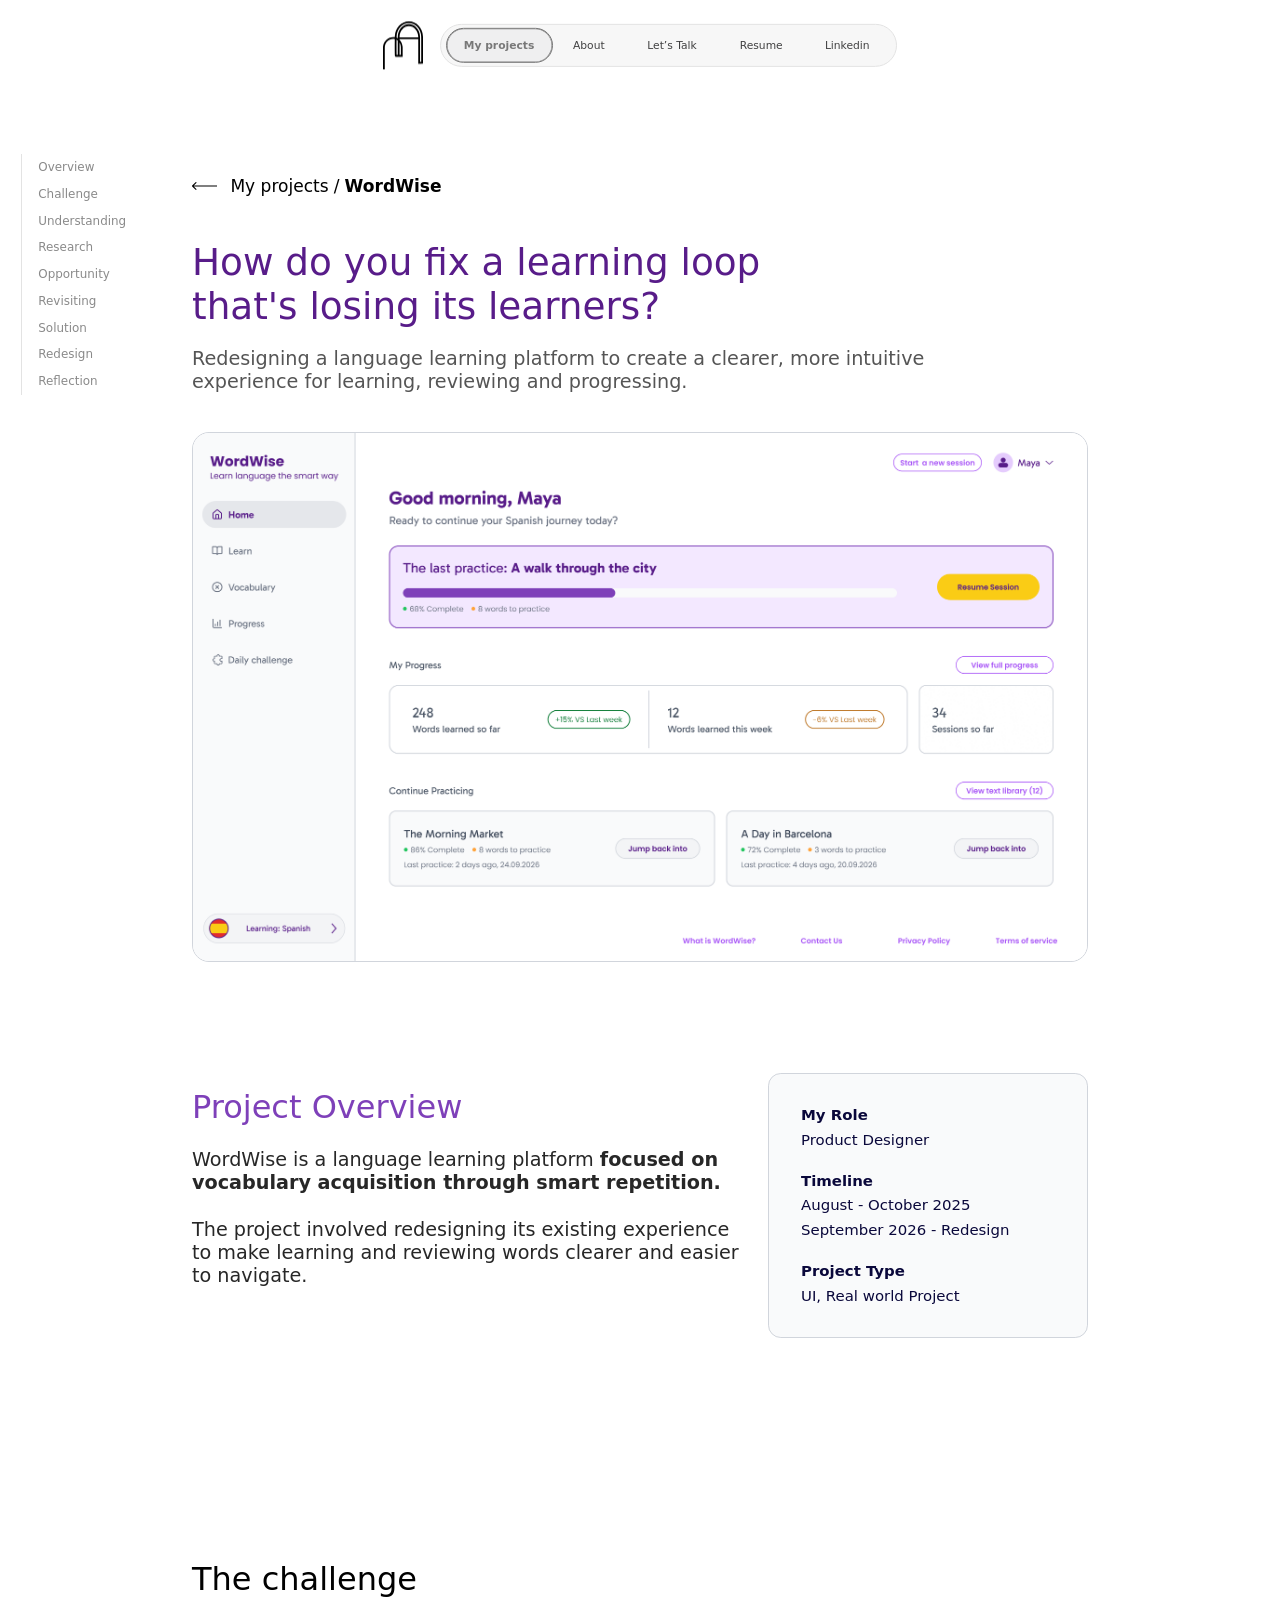
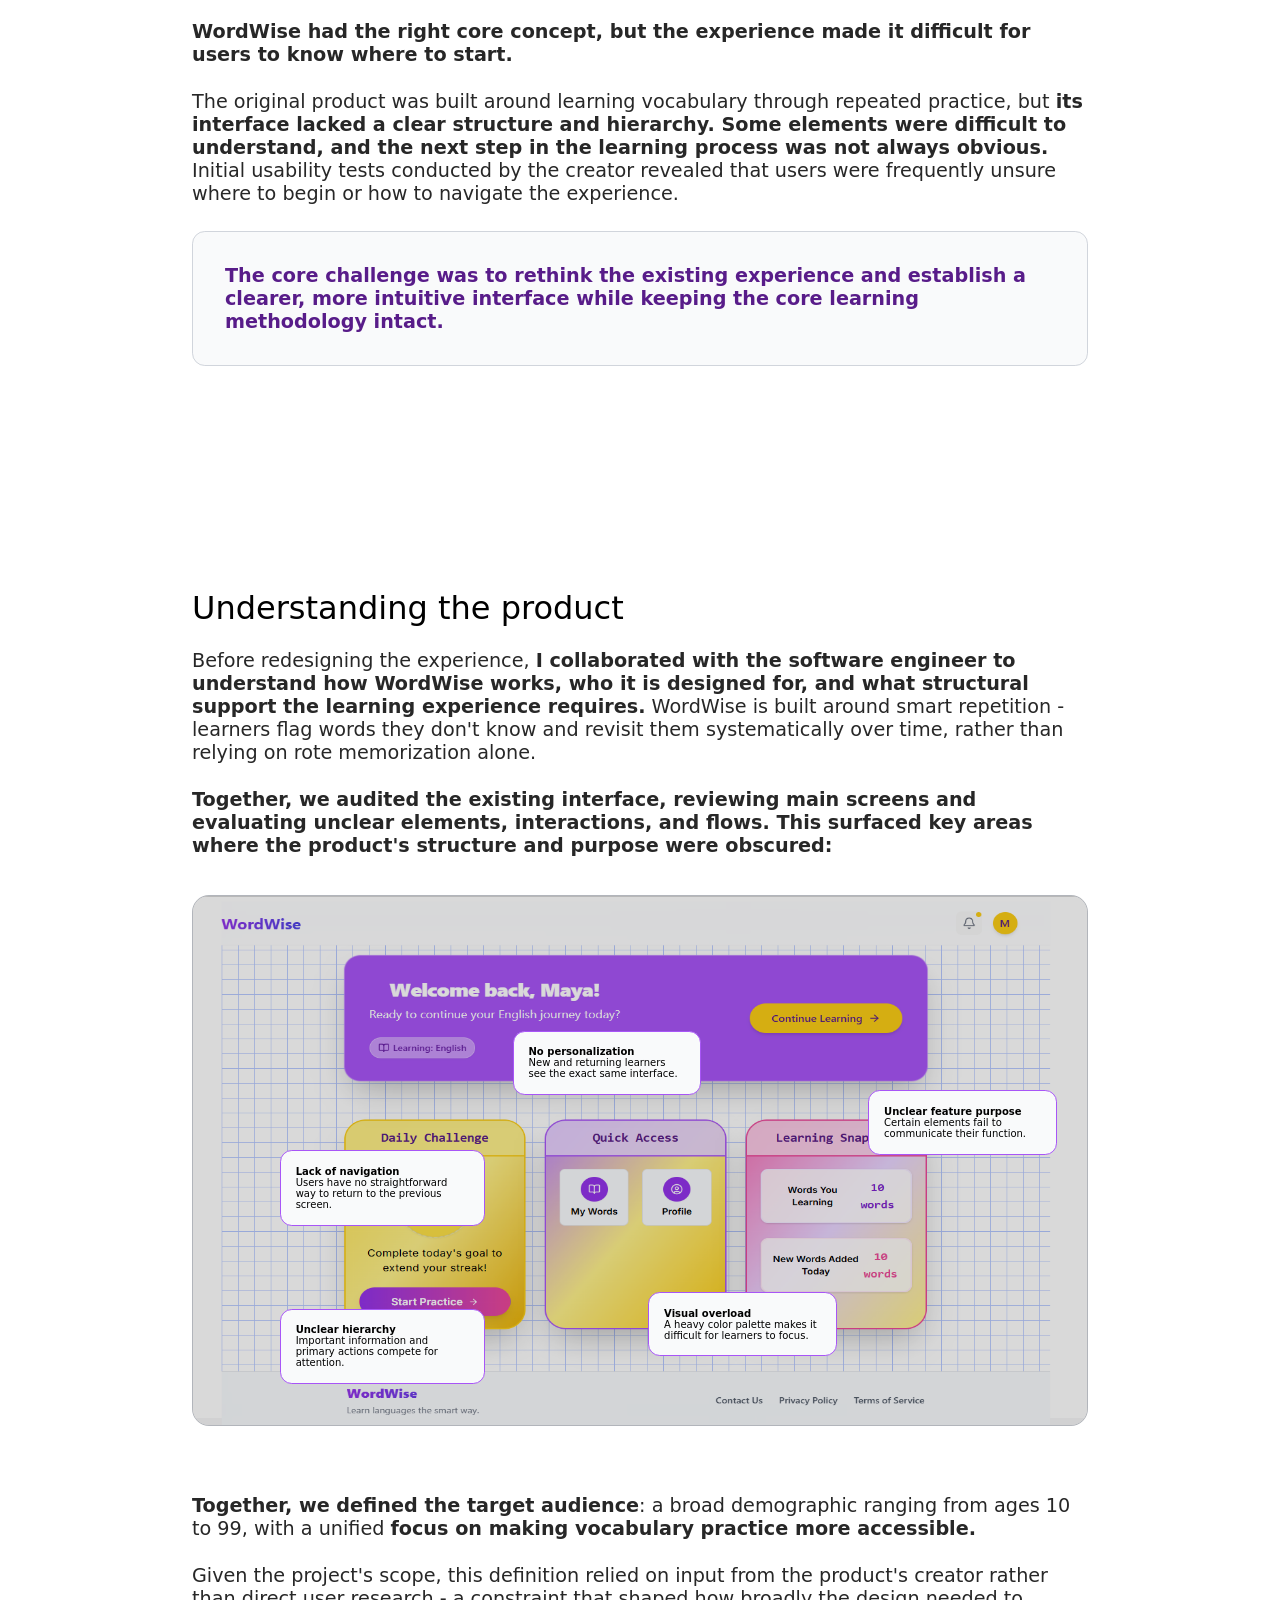
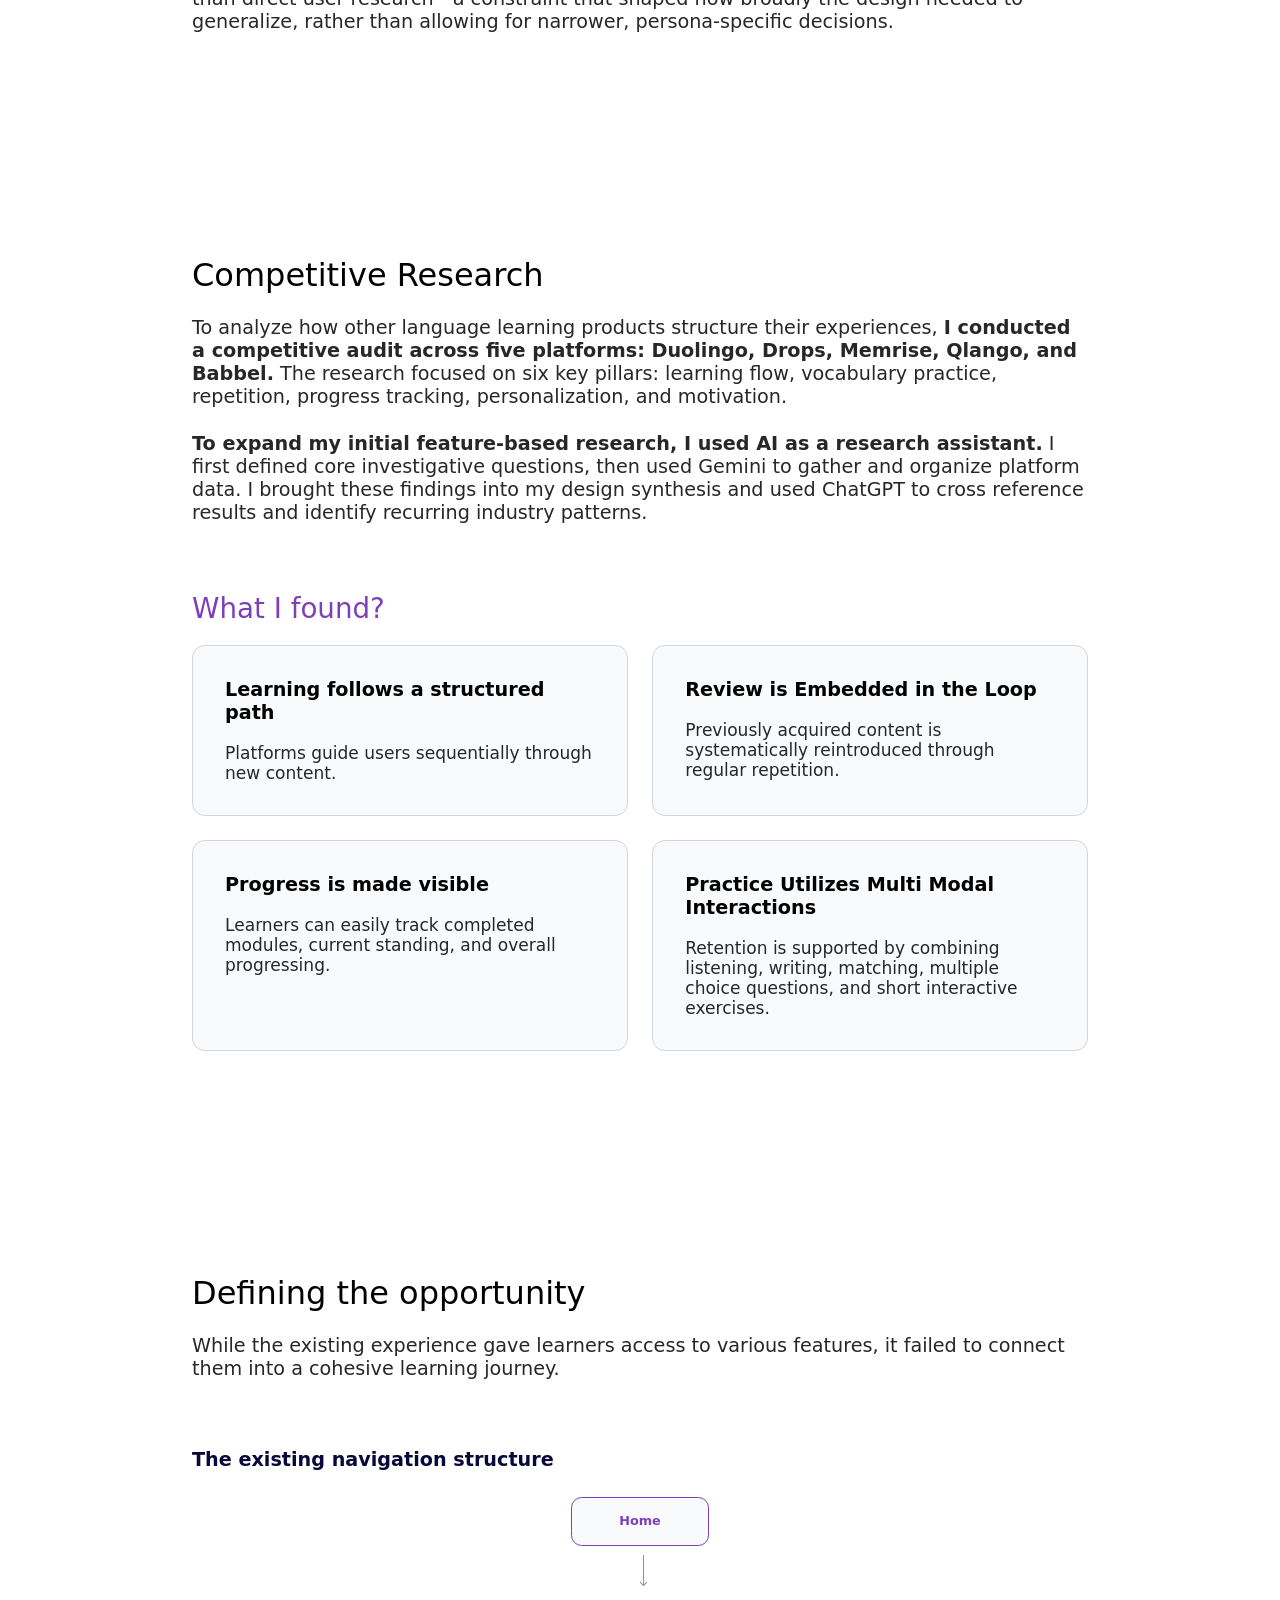
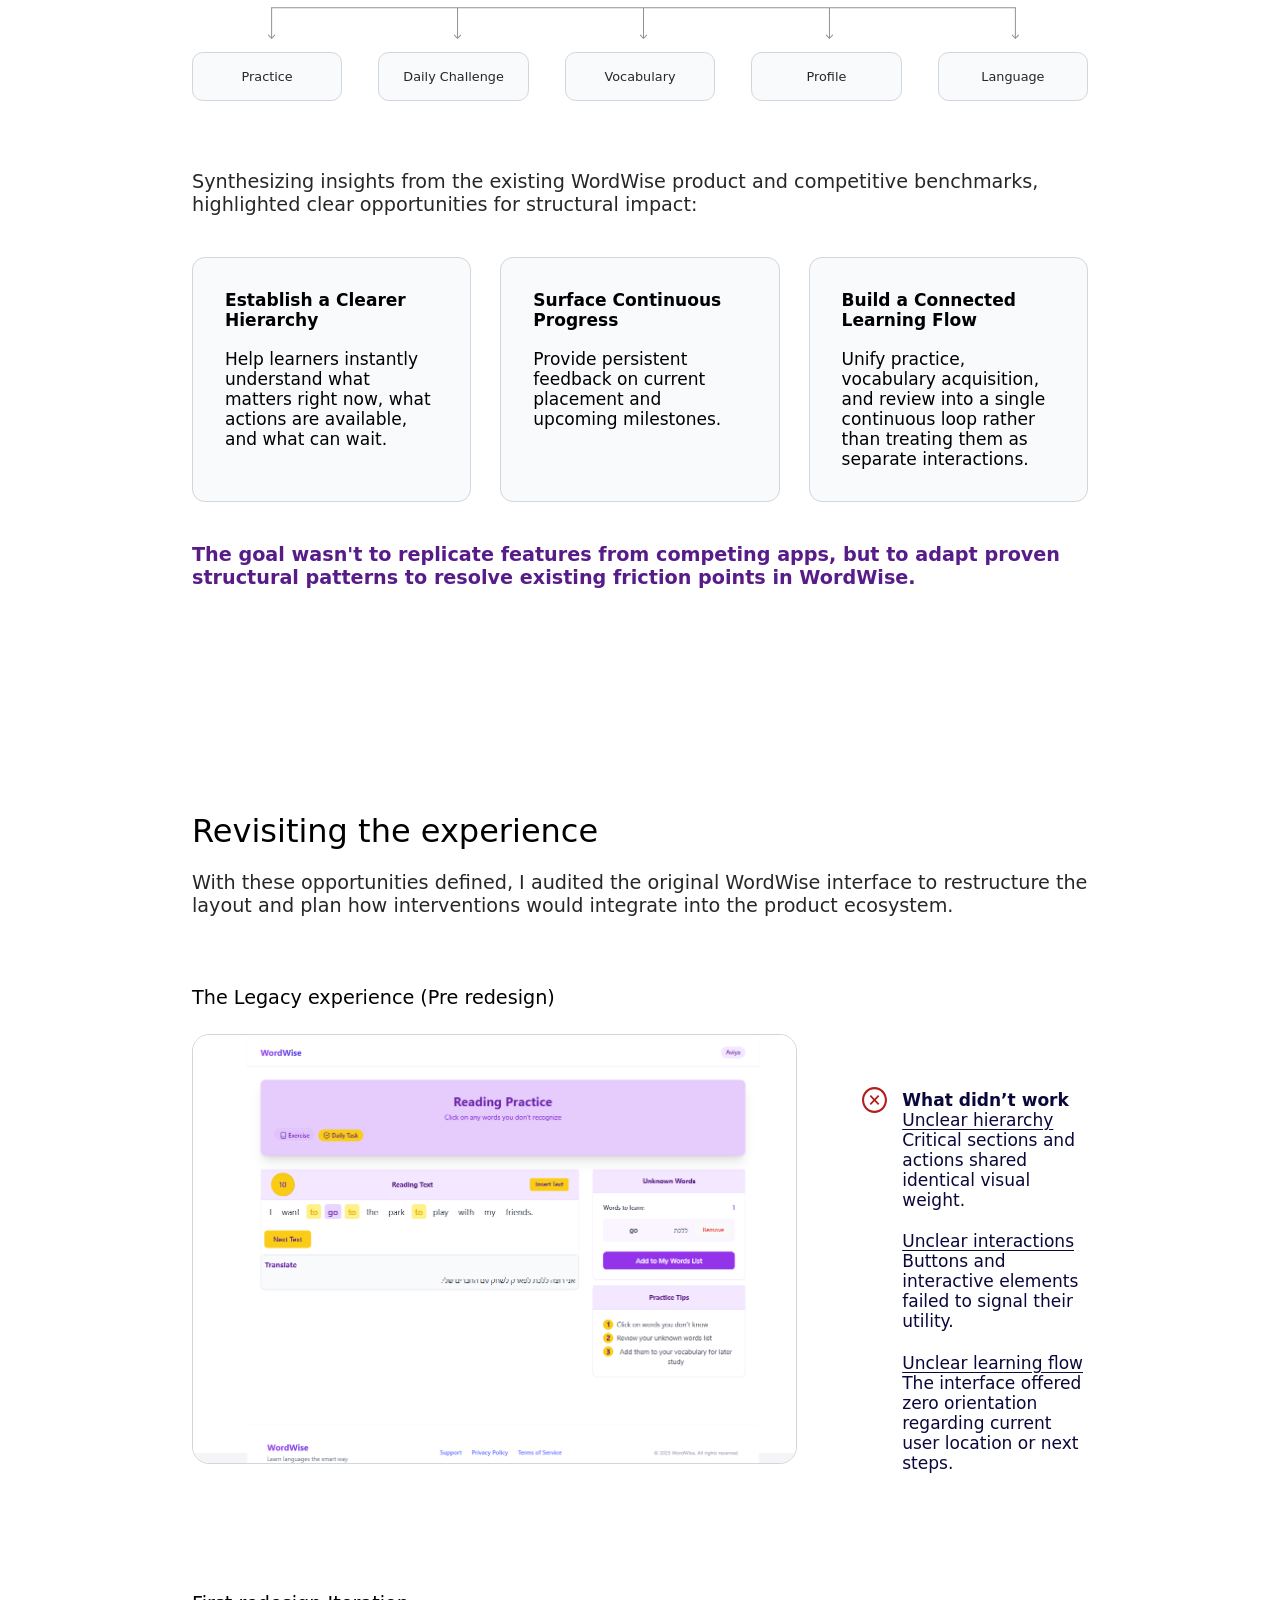
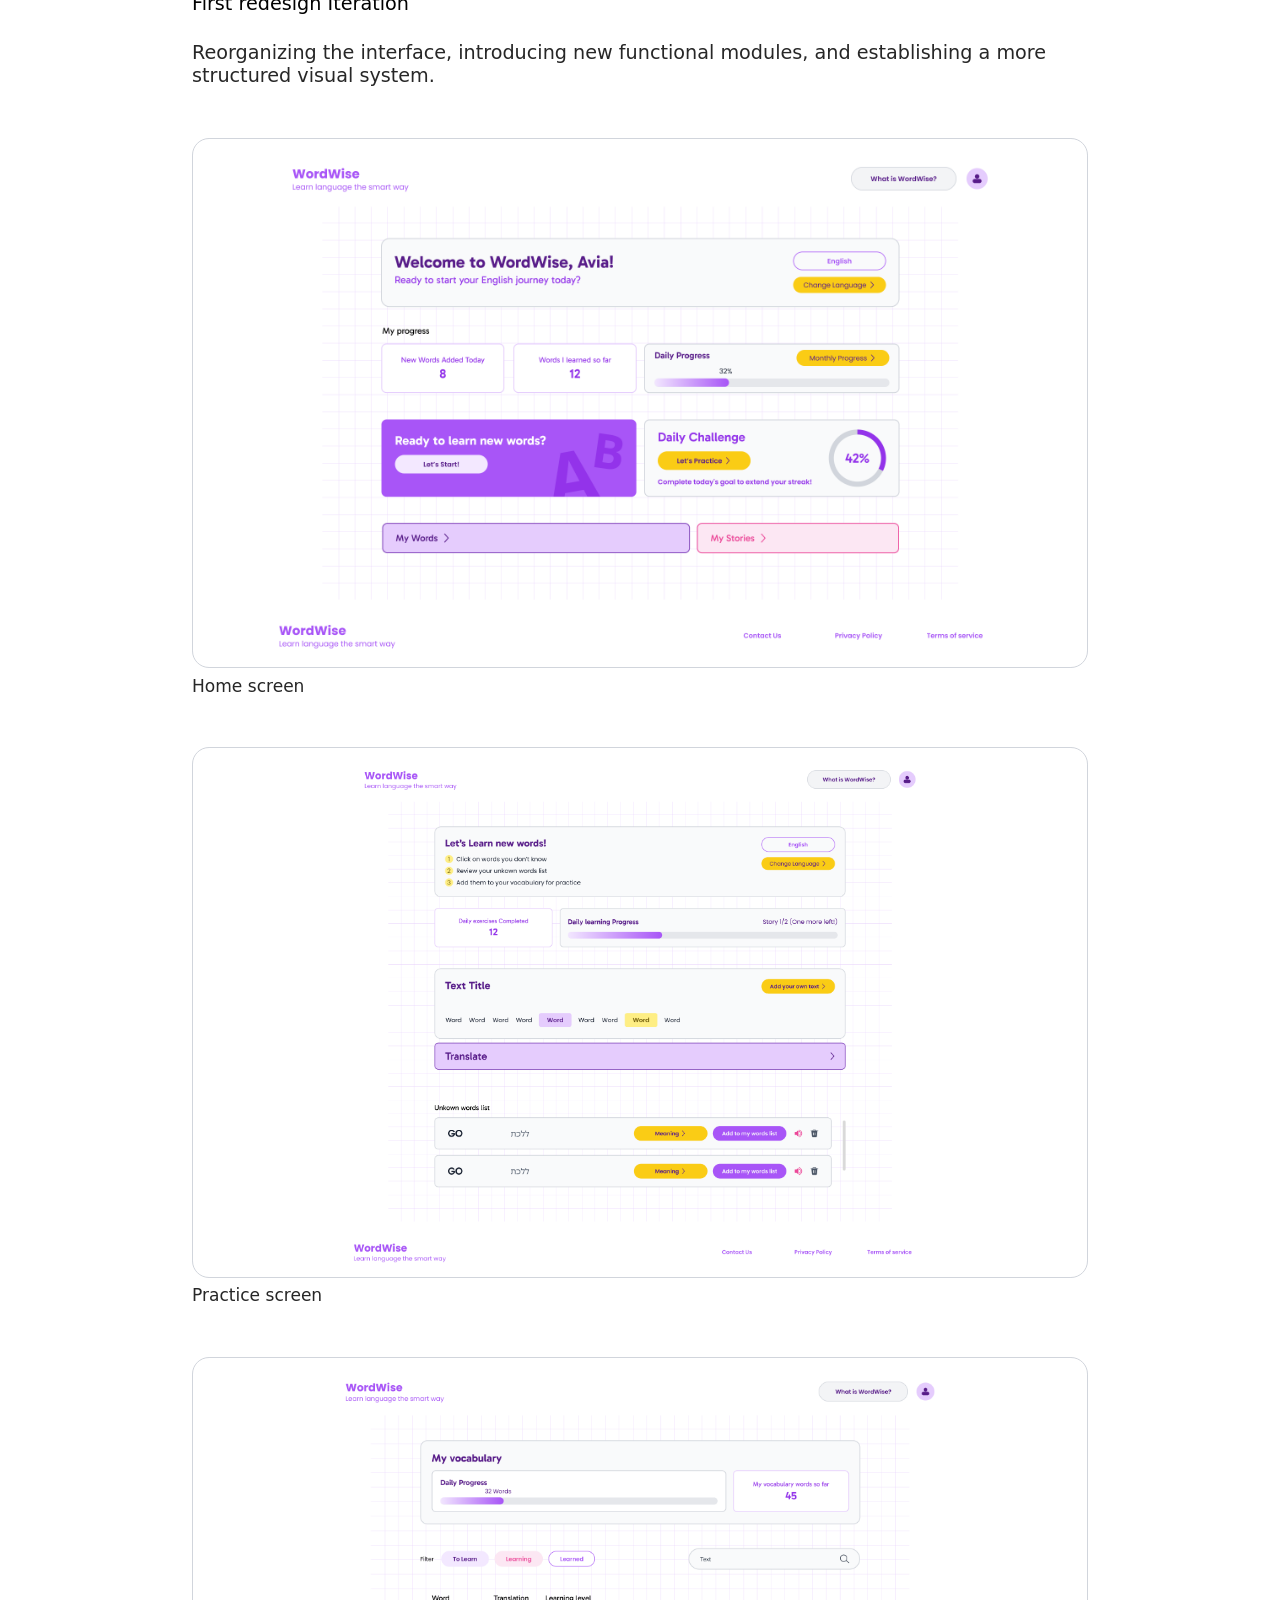
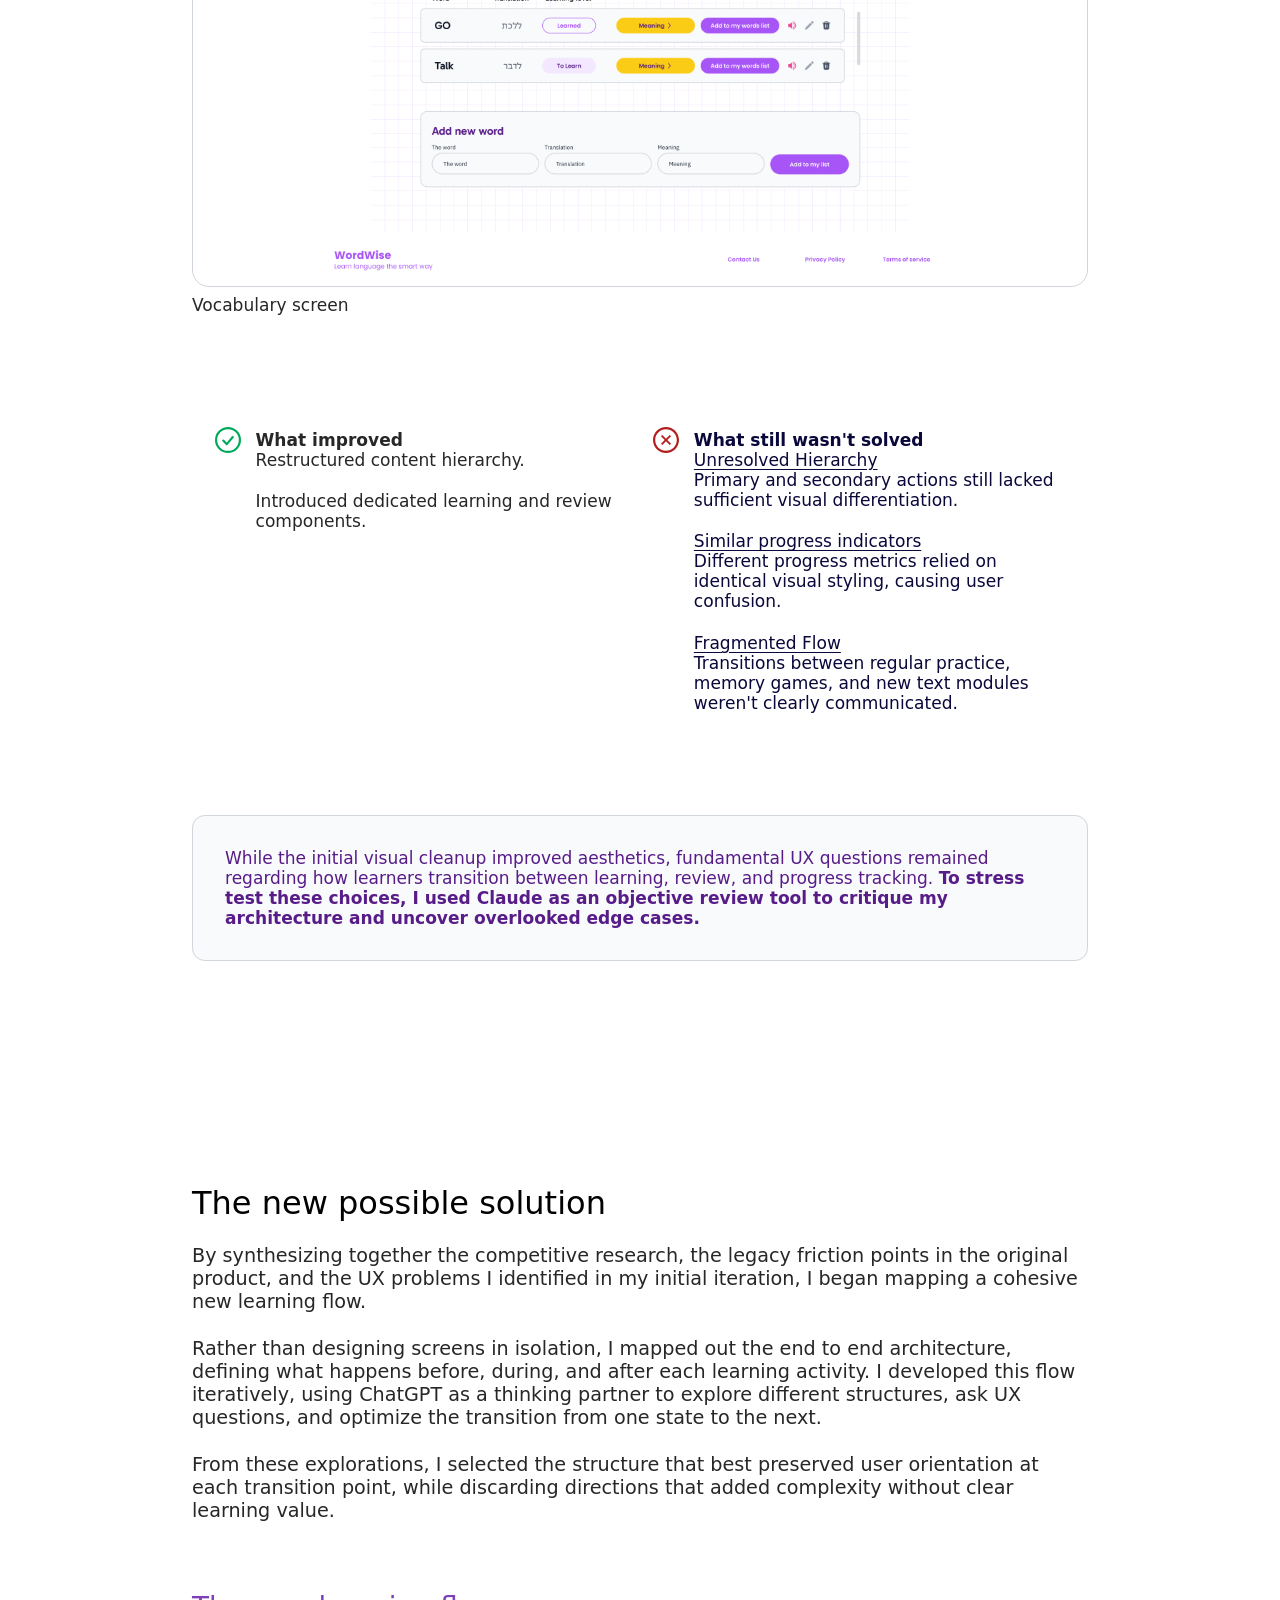
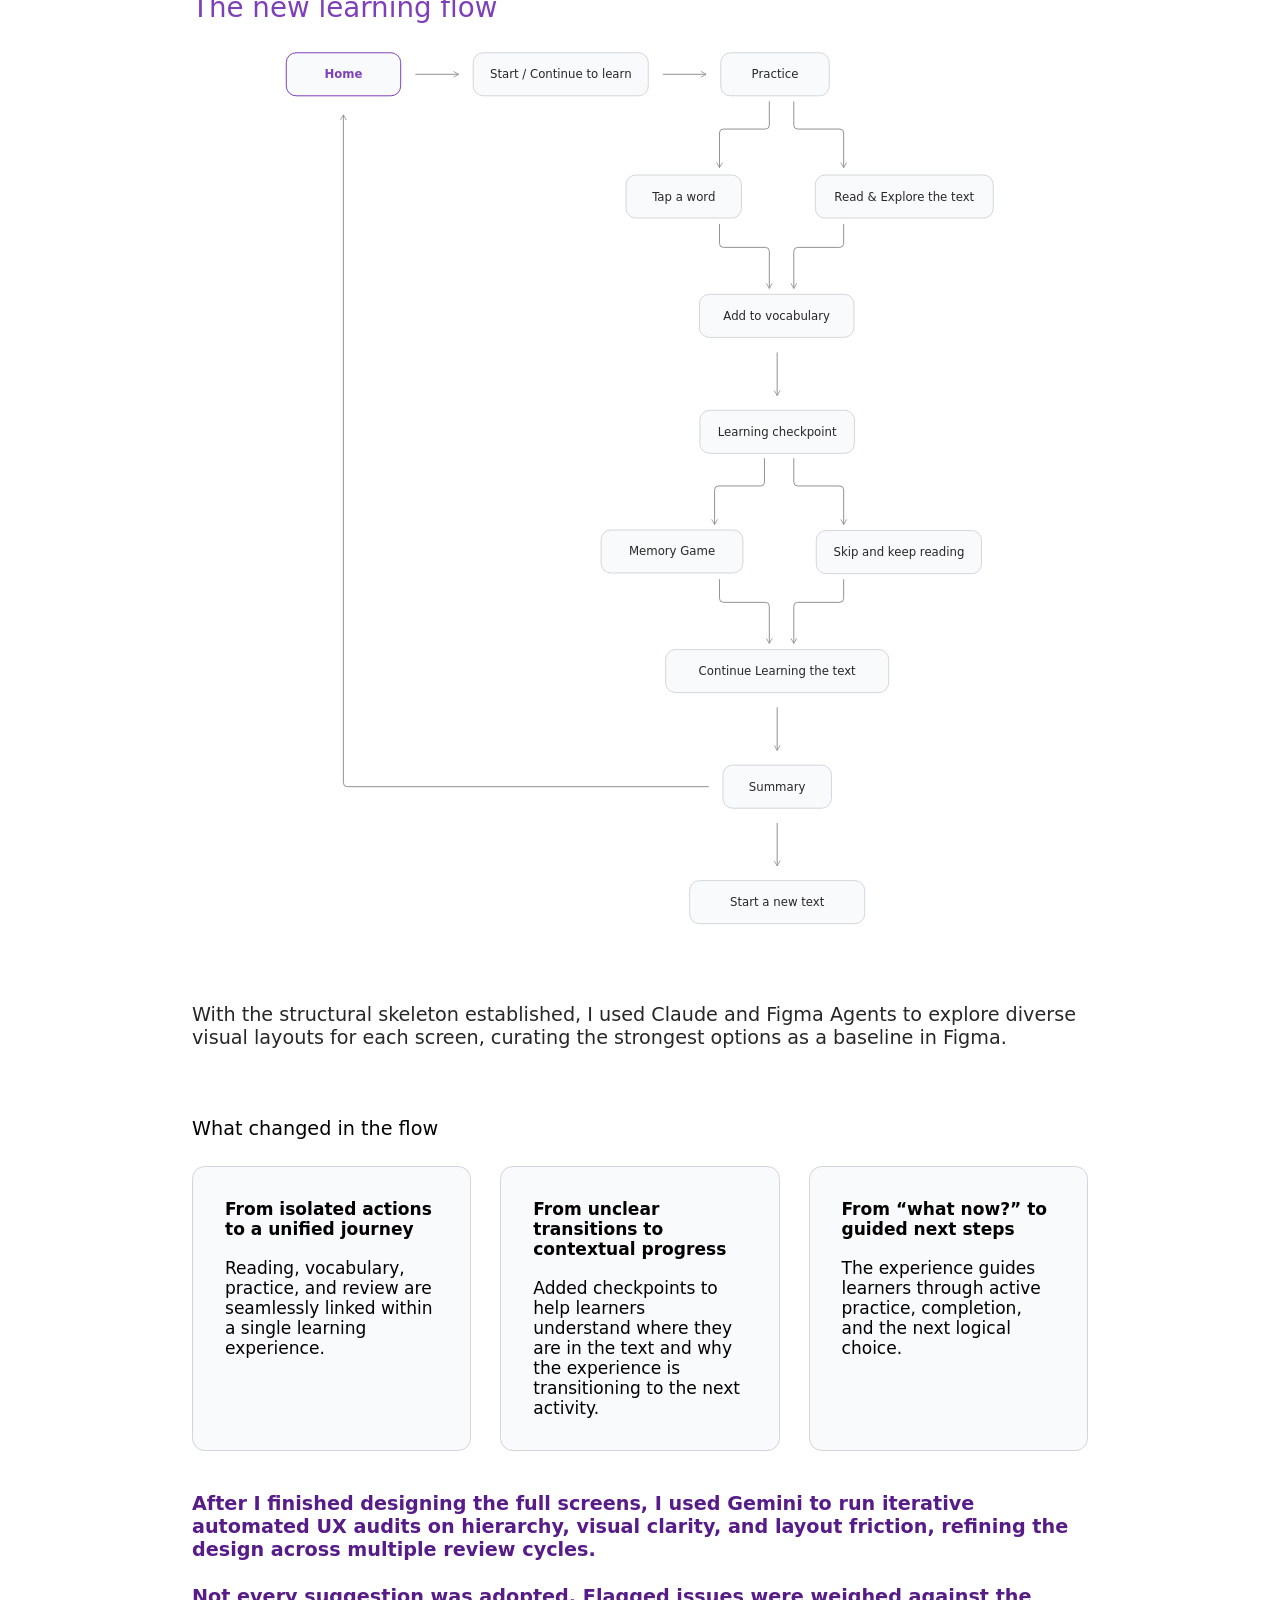
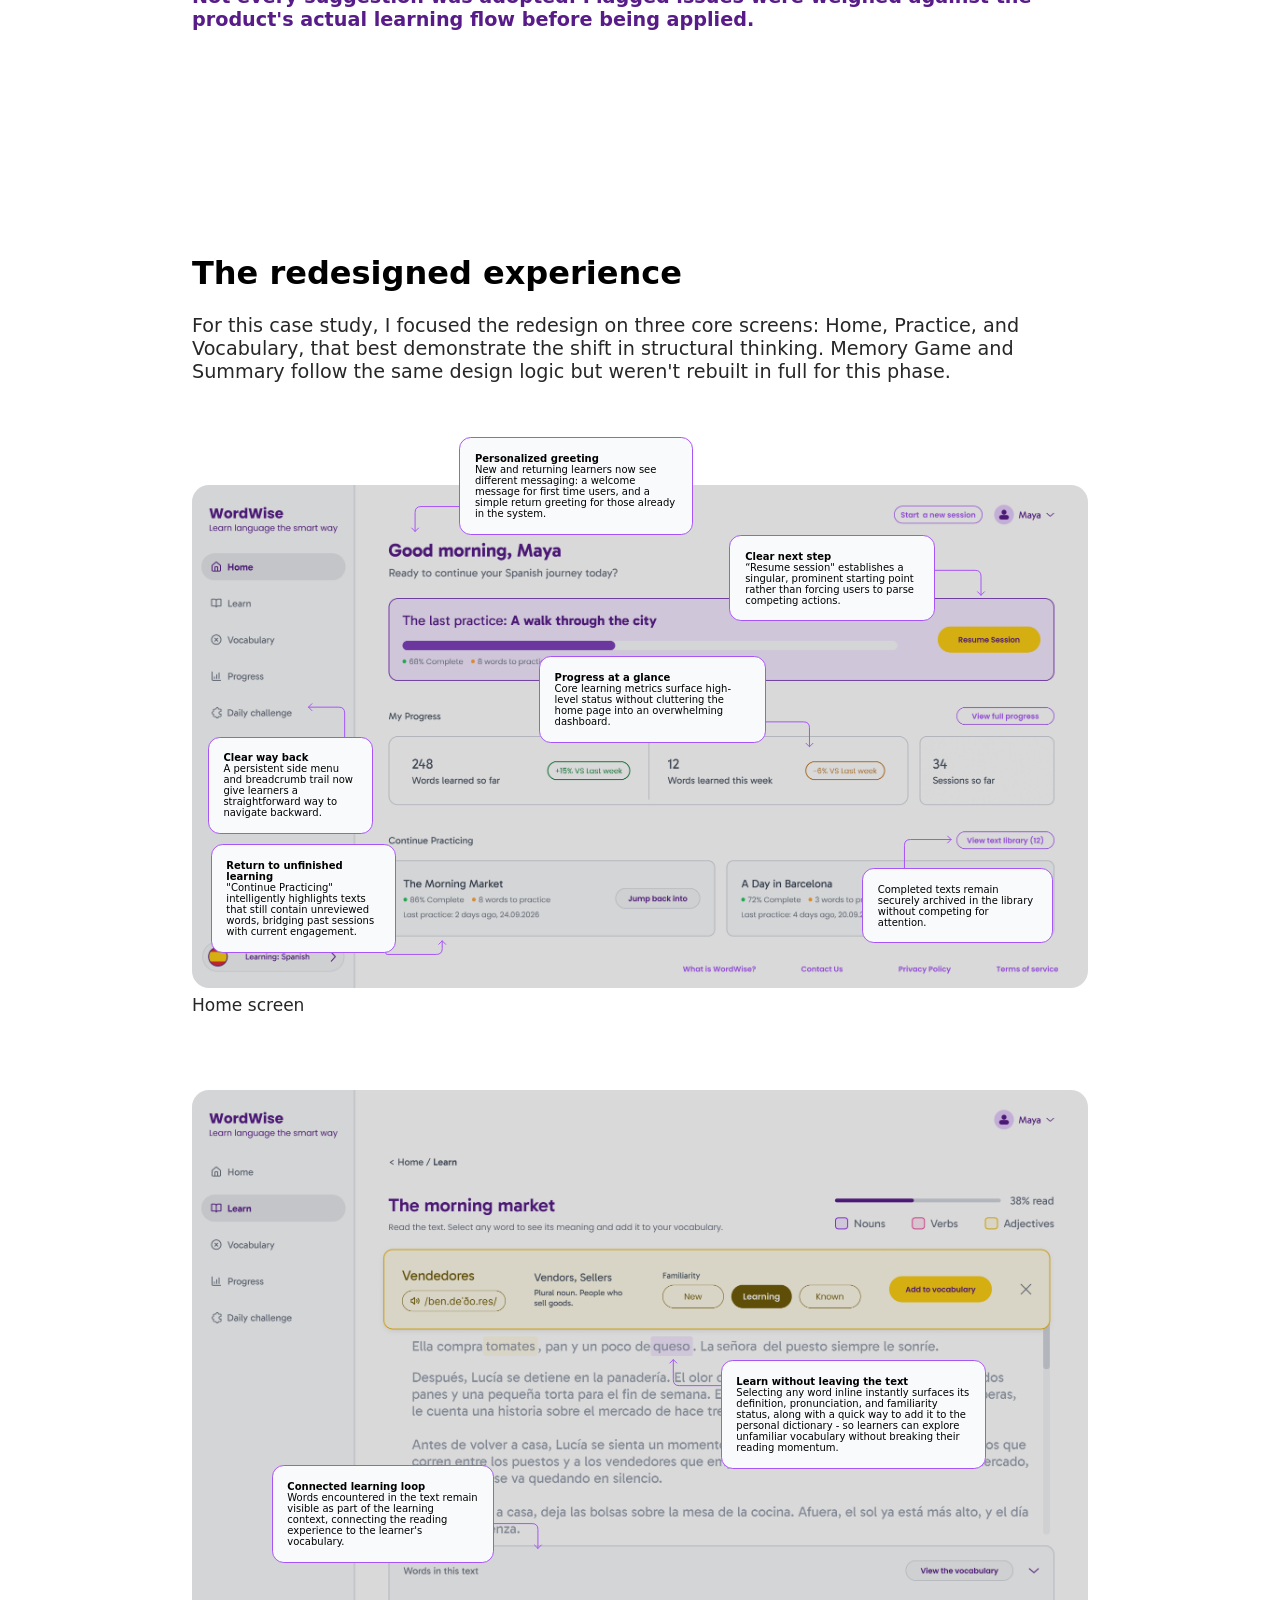
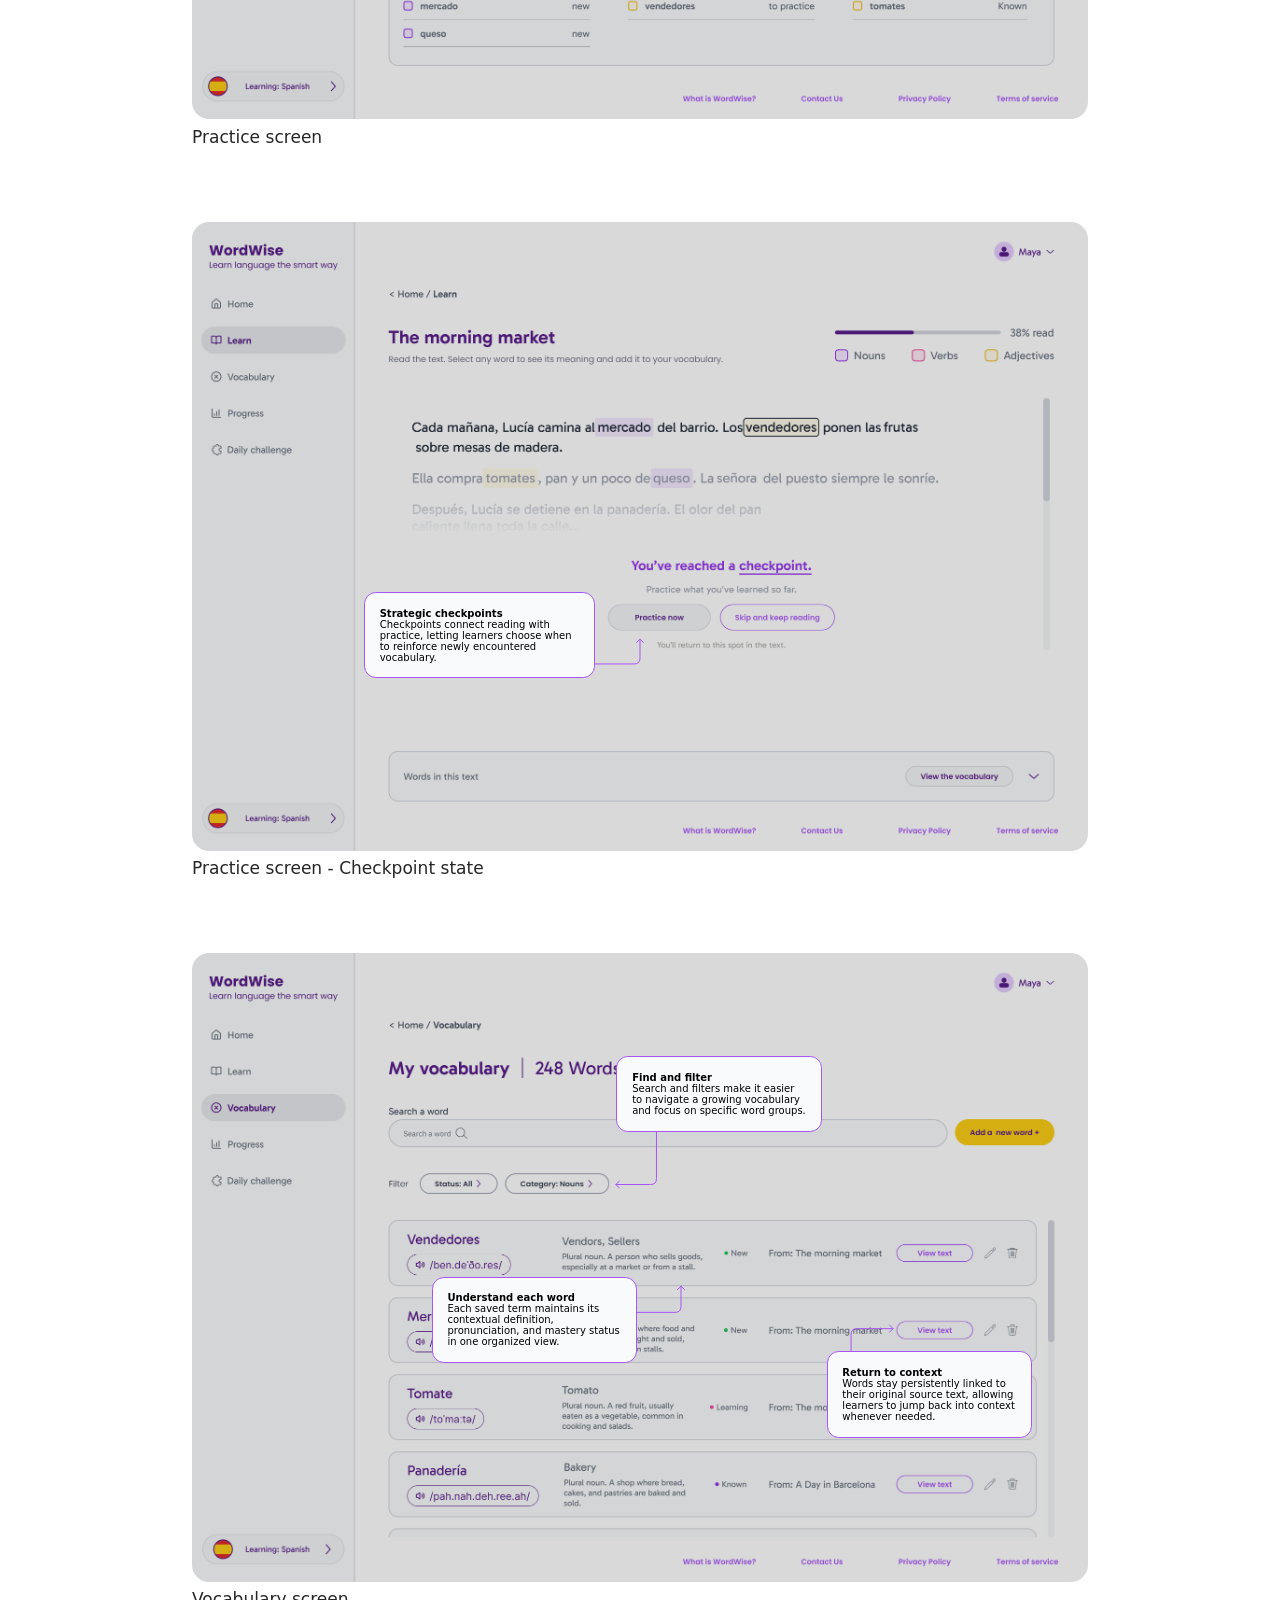
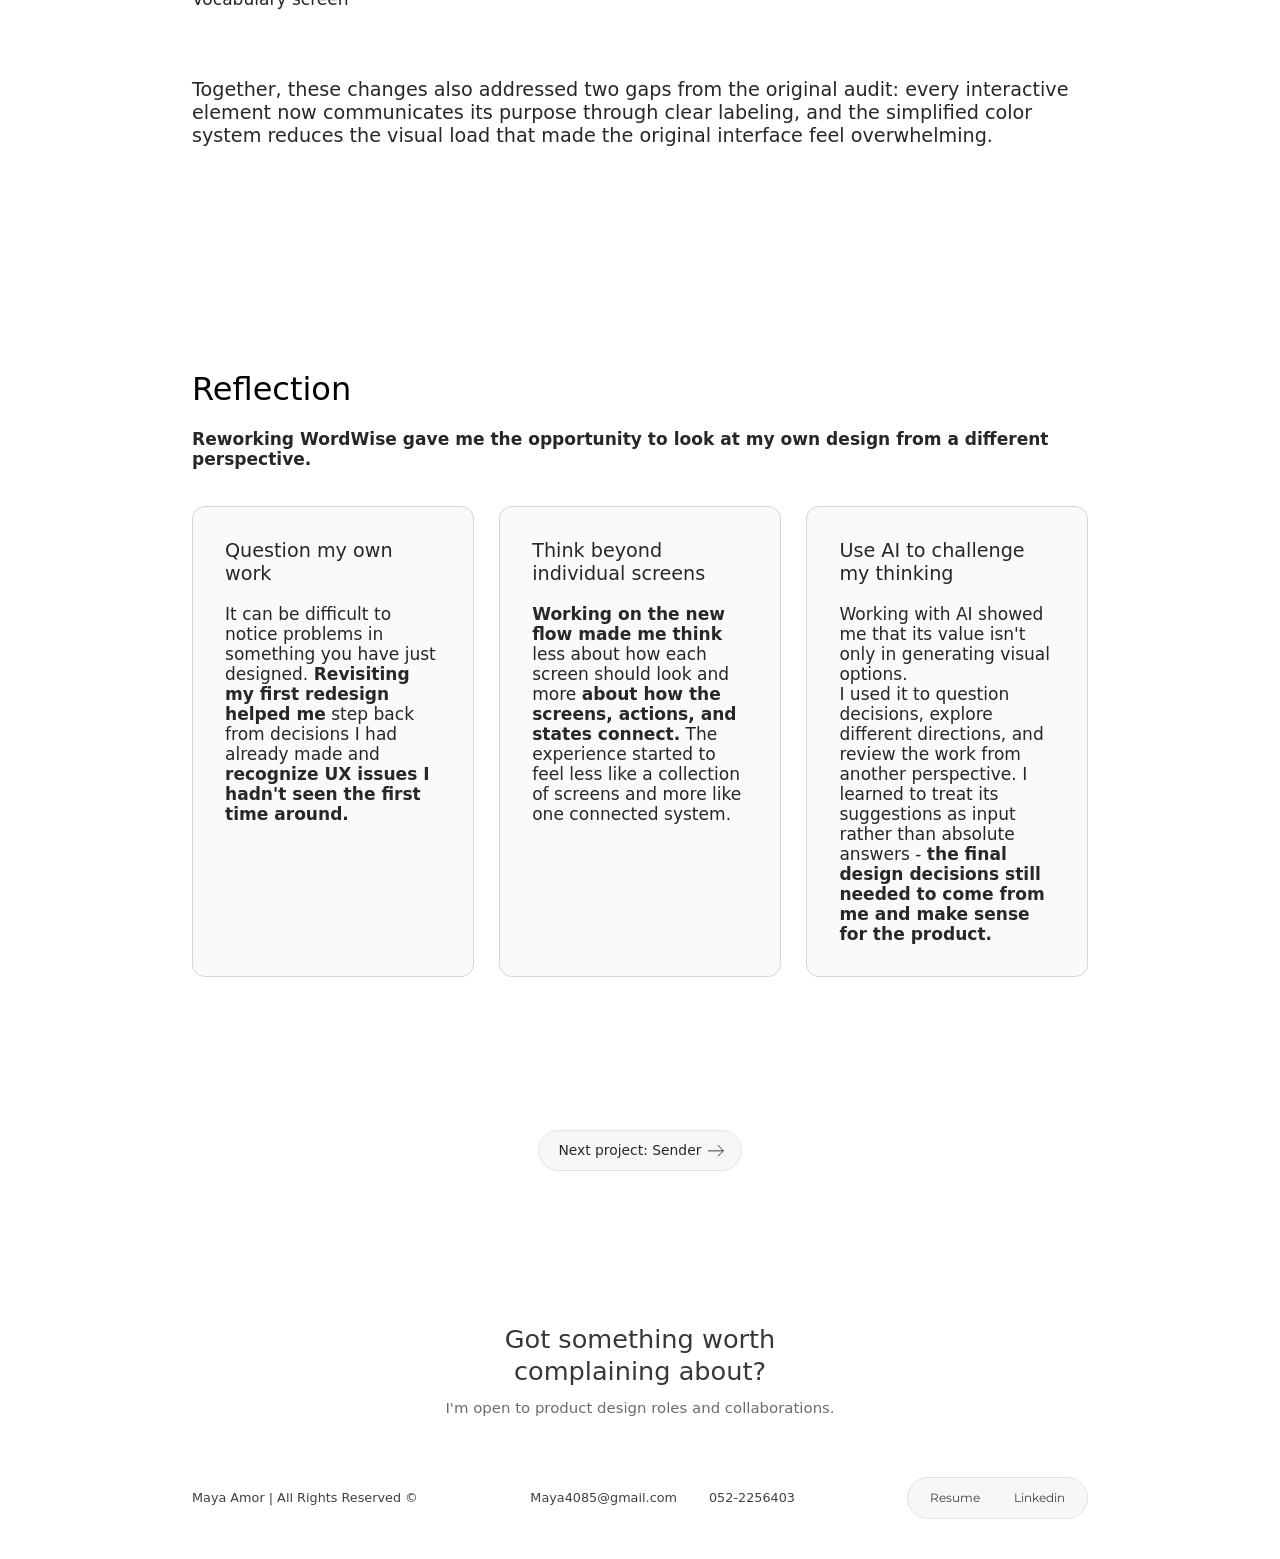
<file: wordwise.html>
<!DOCTYPE html>
<html lang="en">
<head>
  <meta charset="UTF-8">
  <meta name="viewport" content="width=device-width, initial-scale=1.0">
  <meta name="format-detection" content="telephone=no, email=no">
  <title>WordWise case study | Maya Amor</title>
  <meta name="description" content="How do you fix a learning loop that's losing its learners? Redesigning the WordWise language learning platform.">

  <!-- Link preview (LinkedIn, WhatsApp, etc.) -->
  <meta property="og:type" content="website">
  <meta property="og:site_name" content="Maya Amor">
  <meta property="og:title" content="WordWise case study | Maya Amor">
  <meta property="og:description" content="How do you fix a learning loop that's losing its learners? Redesigning the WordWise language learning platform.">
  <meta property="og:url" content="https://maya-amor.github.io/wordwise.html">
  <meta property="og:image" content="https://maya-amor.github.io/assets/social-preview.png">
  <meta property="og:image:width" content="1200">
  <meta property="og:image:height" content="630">
  <meta name="twitter:card" content="summary_large_image">
  <link rel="canonical" href="https://maya-amor.github.io/wordwise.html">
  <link rel="icon" type="image/svg+xml" href="assets/icons/logo.svg">

  <link rel="preconnect" href="https://fonts.googleapis.com">
  <link rel="preconnect" href="https://fonts.gstatic.com" crossorigin>
  <link href="https://fonts.googleapis.com/css2?family=Google+Sans+Flex:wght@300..700&family=Montserrat:wght@400;500&display=swap" rel="stylesheet">

  <link rel="stylesheet" href="css/styles.css">

  <!-- Lets CSS know JavaScript is on, so scroll animations only hide content when they can reveal it -->
  <script>document.documentElement.classList.add("js");</script>
</head>
<body class="page-case">

  <!-- ===== Sticky header (already docked on this page) ===== -->
  <header class="site-header">

    <a class="site-header__logo" href="index.html" aria-label="Maya Amor, home">
      <img src="assets/icons/logo.svg" alt="" width="46" height="56">
    </a>

    <button class="site-header__menu-btn" type="button" aria-label="Open menu" aria-expanded="false" aria-controls="site-nav">
      <span></span><span></span><span></span>
    </button>

    <div class="site-header__nav" id="site-nav">
      <nav class="pill-nav" aria-label="Main">
        <a class="pill-nav__link" href="index.html#projects" aria-current="page">My projects</a>
        <a class="pill-nav__link" href="about.html">About</a>
        <a class="pill-nav__link" href="#contact">Let’s Talk</a>
        <a class="pill-nav__link" href="assets/Maya%20Amor%20Resume.pdf" target="_blank" rel="noopener">Resume</a>
        <a class="pill-nav__link" href="https://www.linkedin.com/in/maya-amor/" target="_blank" rel="noopener">Linkedin</a>
      </nav>
    </div>
  </header>

  <main class="cs container">

    <!-- ===== Intro ===== -->
    <div class="cs-hero">
      <nav class="cs-breadcrumb" aria-label="Breadcrumb">
        <a href="index.html#projects">
          <img src="assets/wordwise/icons/breadcrumb-arrow.svg" alt="" width="23" height="8">
          My projects
        </a>
        <span aria-hidden="true">/</span>
        <span aria-current="page"><strong>WordWise</strong></span>
      </nav>

      <h1 class="cs-title cs-title--wordwise">How do you fix a learning loop that's losing its learners?</h1>
      <p class="cs-lead">Redesigning a language learning platform to create a clearer, more intuitive experience for learning, reviewing and progressing.</p>

      <figure class="cs-shot cs-shot--hero">
        <img src="assets/wordwise/hero-home.png" alt="The redesigned WordWise home screen: a greeting, the last practice session with a progress bar, learning stats and texts to continue practicing" width="1920" height="1135">
      </figure>
    </div>

    <!-- ===== Project overview ===== -->
    <section class="cs-section cs-overview reveal" id="overview" data-section="Overview">
      <div>
        <h2 class="cs-h2 cs-h2--accent">Project Overview</h2>
        <div class="cs-text">
          <p>WordWise is a language learning platform <strong>focused on vocabulary acquisition through smart repetition.</strong></p>
          <p>The project involved redesigning its existing experience to make learning and reviewing words clearer and easier to navigate.</p>
        </div>
      </div>

      <dl class="cs-facts">
        <div>
          <dt>My Role</dt>
          <dd>Product Designer</dd>
        </div>
        <div>
          <dt>Timeline</dt>
          <dd>August - October 2025</dd>
          <dd>September 2026 - Redesign</dd>
        </div>
        <div>
          <dt>Project Type</dt>
          <dd>UI, Real world Project</dd>
        </div>
      </dl>
    </section>

    <!-- ===== The challenge ===== -->
    <section class="cs-section reveal" id="challenge" data-section="Challenge">
      <h2 class="cs-h2">The challenge</h2>
      <div class="cs-text">
        <p><strong>WordWise had the right core concept, but the experience made it difficult for users to know where to start.</strong></p>
        <p>The original product was built around learning vocabulary through repeated practice, but <strong>its interface lacked a clear structure and hierarchy. Some elements were difficult to understand, and the next step in the learning process was not always obvious.</strong> Initial usability tests conducted by the creator revealed that users were frequently unsure where to begin or how to navigate the experience.</p>
      </div>
      <p class="cs-callout cs-callout--strong">The core challenge was to rethink the existing experience and establish a clearer, more intuitive interface while keeping the core learning methodology intact.</p>
    </section>

    <!-- ===== Understanding the product ===== -->
    <section class="cs-section" id="understanding" data-section="Understanding">
      <div class="reveal">
        <h2 class="cs-h2">Understanding the product</h2>
        <div class="cs-text">
          <p>Before redesigning the experience, <strong>I collaborated with the software engineer to understand how WordWise works, who it is designed for, and what structural support the learning experience requires.</strong> WordWise is built around smart repetition - learners flag words they don't know and revisit them systematically over time, rather than relying on rote memorization alone.</p>
          <p><strong>Together, we audited the existing interface, reviewing main screens and evaluating unclear elements, interactions, and flows. This surfaced key areas where the product's structure and purpose were obscured:</strong></p>
        </div>
      </div>

      <!-- Annotated screenshot: notes sit on the image on desktop, below it on tablet/phone -->
      <figure class="anno anno--legacy reveal">
        <div class="anno__stage">
          <img class="anno__img" src="assets/wordwise/legacy-home.png" alt="The original WordWise home screen: a purple welcome banner and brightly colored Daily Challenge, Quick Access and Learning Snapshot cards" width="1312" height="857">
          <div class="anno__notes">
            <p class="anno__note" style="left:35.8%; top:25.55%; width:21.05%"><strong>No personalization</strong> New and returning learners see the exact same interface.</p>
            <p class="anno__note" style="left:75.49%; top:36.85%; width:21.05%"><strong>Unclear feature purpose</strong> Certain elements fail to communicate their function.</p>
            <p class="anno__note" style="left:9.81%; top:48.14%; width:22.92%"><strong>Lack of navigation</strong> Users have no straightforward way to return to the previous screen.</p>
            <p class="anno__note" style="left:50.93%; top:74.8%; width:21.05%"><strong>Visual overload</strong> A heavy color palette makes it difficult for learners to focus.</p>
            <p class="anno__note" style="left:9.81%; top:77.95%; width:22.92%"><strong>Unclear hierarchy</strong> Important information and primary actions compete for attention.</p>
          </div>
        </div>
      </figure>

      <div class="cs-text cs-block reveal">
        <p><strong>Together, we defined the target audience</strong>: a broad demographic ranging from ages 10 to 99, with a unified <strong>focus on making vocabulary practice more accessible.</strong></p>
        <p>Given the project's scope, this definition relied on input from the product's creator rather than direct user research - a constraint that shaped how broadly the design needed to generalize, rather than allowing for narrower, persona-specific decisions.</p>
      </div>
    </section>

    <!-- ===== Competitive research ===== -->
    <section class="cs-section" id="research" data-section="Research">
      <div class="reveal">
        <h2 class="cs-h2">Competitive Research</h2>
        <div class="cs-text">
          <p>To analyze how other language learning products structure their experiences, <strong>I conducted a competitive audit across five platforms: Duolingo, Drops, Memrise, Qlango, and Babbel.</strong> The research focused on six key pillars: learning flow, vocabulary practice, repetition, progress tracking, personalization, and motivation.</p>
          <p><strong>To expand my initial feature-based research, I used AI as a research assistant.</strong> I first defined core investigative questions, then used Gemini to gather and organize platform data. I brought these findings into my design synthesis and used ChatGPT to cross reference results and identify recurring industry patterns.</p>
        </div>
      </div>

      <div class="cs-block reveal">
        <h3 class="cs-h3">What I found?</h3>
        <ul class="cs-cards cs-cards--2">
          <li class="cs-card">
            <h4 class="cs-card__title">Learning follows a structured path</h4>
            <p>Platforms guide users sequentially through new content.</p>
          </li>
          <li class="cs-card">
            <h4 class="cs-card__title">Review is Embedded in the Loop</h4>
            <p>Previously acquired content is systematically reintroduced through regular repetition.</p>
          </li>
          <li class="cs-card">
            <h4 class="cs-card__title">Progress is made visible</h4>
            <p>Learners can easily track completed modules, current standing, and overall progressing.</p>
          </li>
          <li class="cs-card">
            <h4 class="cs-card__title">Practice Utilizes Multi Modal Interactions</h4>
            <p>Retention is supported by combining listening, writing, matching, multiple choice questions, and short interactive exercises.</p>
          </li>
        </ul>
      </div>
    </section>

    <!-- ===== Defining the opportunity ===== -->
    <section class="cs-section" id="opportunity" data-section="Opportunity">
      <div class="reveal">
        <h2 class="cs-h2">Defining the opportunity</h2>
        <div class="cs-text">
          <p>While the existing experience gave learners access to various features, it failed to connect them into a cohesive learning journey.</p>
        </div>
      </div>

      <div class="cs-block reveal">
        <h3 class="cs-h4 cs-h4--navy">The existing navigation structure</h3>
        <div class="navmap">
          <div class="navmap__node navmap__node--root">Home</div>
          <img class="navmap__lines" src="assets/wordwise/icons/nav-structure-lines.svg" alt="" width="763" height="78">
          <span class="navmap__arrow" aria-hidden="true"></span>
          <ul class="navmap__row">
            <li class="navmap__node">Practice</li>
            <li class="navmap__node">Daily Challenge</li>
            <li class="navmap__node">Vocabulary</li>
            <li class="navmap__node">Profile</li>
            <li class="navmap__node">Language</li>
          </ul>
        </div>
      </div>

      <div class="cs-block reveal">
        <div class="cs-text">
          <p>Synthesizing insights from the existing WordWise product and competitive benchmarks, highlighted clear opportunities for structural impact:</p>
        </div>
        <ul class="cs-cards cs-cards--3 cs-cards--sm">
          <li class="cs-card">
            <h4 class="cs-card__title">Establish a Clearer Hierarchy</h4>
            <p>Help learners instantly understand what matters right now, what actions are available, and what can wait.</p>
          </li>
          <li class="cs-card">
            <h4 class="cs-card__title">Surface Continuous Progress</h4>
            <p>Provide persistent feedback on current placement and upcoming milestones.</p>
          </li>
          <li class="cs-card">
            <h4 class="cs-card__title">Build a Connected Learning Flow</h4>
            <p>Unify practice, vocabulary acquisition, and review into a single continuous loop rather than treating them as separate interactions.</p>
          </li>
        </ul>
        <p class="cs-statement">The goal wasn't to replicate features from competing apps, but to adapt proven structural patterns to resolve existing friction points in WordWise.</p>
      </div>
    </section>

    <!-- ===== Revisiting the experience ===== -->
    <section class="cs-section" id="revisiting" data-section="Revisiting">
      <div class="reveal">
        <h2 class="cs-h2">Revisiting the experience</h2>
        <div class="cs-text">
          <p>With these opportunities defined, I audited the original WordWise interface to restructure the layout and plan how interventions would integrate into the product ecosystem.</p>
        </div>
      </div>

      <div class="cs-block reveal">
        <h3 class="cs-h4">The Legacy experience (Pre redesign)</h3>
        <div class="cs-legacy">
          <figure class="cs-shot">
            <img src="assets/wordwise/legacy-practice.png" alt="The original Reading Practice screen: a reading text with highlighted words, an unknown words list and practice tips" width="1218" height="865">
          </figure>
          <div class="cs-verdict cs-verdict--bad">
            <img src="assets/wordwise/icons/icon-x.svg" alt="" width="24" height="24">
            <div>
              <h4>What didn’t work</h4>
              <p><u>Unclear hierarchy</u><br>Critical sections and actions shared identical visual weight.</p>
              <p><u>Unclear interactions</u><br>Buttons and interactive elements failed to signal their utility.</p>
              <p><u>Unclear learning flow</u><br>The interface offered zero orientation regarding current user location or next steps.</p>
            </div>
          </div>
        </div>
      </div>

      <div class="cs-block cs-block--step reveal">
        <h3 class="cs-h4">First redesign Iteration</h3>
        <div class="cs-text">
          <p>Reorganizing the interface, introducing new functional modules, and establishing a more structured visual system.</p>
        </div>
      </div>

      <figure class="cs-shot cs-shot--contain reveal">
        <img src="assets/wordwise/iteration-home.png" alt="First redesign iteration of the home screen: a welcome card, progress stats, a daily challenge and links to words and stories" width="1920" height="1252" loading="lazy">
        <figcaption>Home screen</figcaption>
      </figure>
      <figure class="cs-shot cs-shot--contain reveal">
        <img src="assets/wordwise/iteration-practice.png" alt="First redesign iteration of the practice screen: instructions, daily progress, the text with highlighted words and an unknown words list" width="1920" height="1581" loading="lazy">
        <figcaption>Practice screen</figcaption>
      </figure>
      <figure class="cs-shot cs-shot--contain reveal">
        <img src="assets/wordwise/iteration-vocabulary.png" alt="First redesign iteration of the vocabulary screen: progress, filters, a word table and a form to add a new word" width="1920" height="1480" loading="lazy">
        <figcaption>Vocabulary screen</figcaption>
      </figure>

      <div class="cs-verdicts reveal">
        <div class="cs-verdict cs-verdict--good">
          <img src="assets/wordwise/icons/icon-check.svg" alt="" width="24" height="24">
          <div>
            <h4>What improved</h4>
            <p>Restructured content hierarchy.</p>
            <p>Introduced dedicated learning and review components.</p>
          </div>
        </div>
        <div class="cs-verdict cs-verdict--bad">
          <img src="assets/wordwise/icons/icon-x.svg" alt="" width="24" height="24">
          <div>
            <h4>What still wasn't solved</h4>
            <p><u>Unresolved Hierarchy</u><br>Primary and secondary actions still lacked sufficient visual differentiation.</p>
            <p><u>Similar progress indicators</u><br>Different progress metrics relied on identical visual styling, causing user confusion.</p>
            <p><u>Fragmented Flow</u><br>Transitions between regular practice, memory games, and new text modules weren't clearly communicated.</p>
          </div>
        </div>
      </div>

      <p class="cs-callout cs-block reveal">While the initial visual cleanup improved aesthetics, fundamental UX questions remained regarding how learners transition between learning, review, and progress tracking. <strong>To stress test these choices, I used Claude as an objective review tool to critique my architecture and uncover overlooked edge cases.</strong></p>
    </section>

    <!-- ===== The new possible solution ===== -->
    <section class="cs-section" id="solution" data-section="Solution">
      <div class="reveal">
        <h2 class="cs-h2">The new possible solution</h2>
        <div class="cs-text">
          <p>By synthesizing together the competitive research, the legacy friction points in the original product, and the UX problems I identified in my initial iteration, I began mapping a cohesive new learning flow.</p>
          <p>Rather than designing screens in isolation, I mapped out the end to end architecture, defining what happens before, during, and after each learning activity. I developed this flow iteratively, using ChatGPT as a thinking partner to explore different structures, ask UX questions, and optimize the transition from one state to the next.</p>
          <p>From these explorations, I selected the structure that best preserved user orientation at each transition point, while discarding directions that added complexity without clear learning value.</p>
        </div>
      </div>

      <div class="cs-block reveal">
        <h3 class="cs-h3">The new learning flow</h3>

        <!-- Flow diagram, drawn in code so it stays sharp. Scrolls sideways on phones. -->
        <div class="flow" tabindex="0" role="img" aria-label="The new learning flow: Home, then Start or continue to learn, then Practice. In practice you tap a word or read and explore the text, then add words to your vocabulary. A learning checkpoint offers a memory game or skipping and reading on, then you continue learning the text. A summary follows, which leads to starting a new text or back home.">
          <svg class="flow__svg" viewBox="-2 -2 744 912" aria-hidden="true">
            <defs>
              <marker id="flow-arrow" viewBox="0 0 10 10" refX="9" refY="5" markerWidth="7" markerHeight="7" orient="auto-start-reverse">
                <path d="M2 1 L9 5 L2 9" fill="none" stroke="#909090" stroke-width="1.2" stroke-linecap="round" stroke-linejoin="round"/>
              </marker>
            </defs>

            <g class="flow__links" fill="none" stroke="#909090" stroke-width="1" marker-end="url(#flow-arrow)">
              <path d="M140.5 30 H184.7"/>
              <path d="M393.7 30 H437.8"/>
              <path d="M502.5 57.6 V82 Q502.5 86 498.5 86 H455.5 Q451.5 86 451.5 90 V125.5"/>
              <path d="M527.5 57.6 V82 Q527.5 86 531.5 86 H574.5 Q578.5 86 578.5 90 V125.5"/>
              <path d="M451.5 183 V203 Q451.5 207 455.5 207 H498.5 Q502.5 207 502.5 211 V249"/>
              <path d="M578.5 183 V203 Q578.5 207 574.5 207 H531.5 Q527.5 207 527.5 211 V249"/>
              <path d="M510.5 314.4 V358.6"/>
              <path d="M497.5 422.6 V447 Q497.5 451 493.5 451 H450.5 Q446.5 451 446.5 455 V490.4"/>
              <path d="M527.5 422.6 V447 Q527.5 451 531.5 451 H574.5 Q578.5 451 578.5 455 V490.4"/>
              <path d="M451.5 546.4 V566 Q451.5 570 455.5 570 H498.5 Q502.5 570 502.5 574 V612"/>
              <path d="M578.5 546.4 V566 Q578.5 570 574.5 570 H531.5 Q527.5 570 527.5 574 V612"/>
              <path d="M510.5 677.3 V721.5"/>
              <path d="M510.5 795.5 V839.6"/>
              <path d="M440.6 758.5 H70.9 Q66.9 758.5 66.9 754.5 V71.5"/>
            </g>

            <g class="flow__nodes">
              <g class="flow__node flow__node--root"><rect x="8.5" y="8" width="117" height="44" rx="10"/><text x="67" y="30">Home</text></g>
              <g class="flow__node"><rect x="199.7" y="8" width="179" height="44" rx="10"/><text x="289.2" y="30">Start / Continue to learn</text></g>
              <g class="flow__node"><rect x="452.8" y="8" width="111" height="44" rx="10"/><text x="508.3" y="30">Practice</text></g>
              <g class="flow__node"><rect x="356" y="133" width="118" height="44" rx="10"/><text x="415" y="155">Tap a word</text></g>
              <g class="flow__node"><rect x="549.5" y="133" width="182" height="44" rx="10"/><text x="640.5" y="155">Read &amp; Explore the text</text></g>
              <g class="flow__node"><rect x="431" y="255" width="158" height="44" rx="10"/><text x="510" y="277">Add to vocabulary</text></g>
              <g class="flow__node"><rect x="431.5" y="373.6" width="158" height="44" rx="10"/><text x="510.5" y="395.6">Learning checkpoint</text></g>
              <g class="flow__node"><rect x="330.5" y="496" width="145" height="44" rx="10"/><text x="403" y="518">Memory Game</text></g>
              <g class="flow__node"><rect x="550.5" y="496.6" width="169" height="44" rx="10"/><text x="635" y="518.6">Skip and keep reading</text></g>
              <g class="flow__node"><rect x="396.5" y="618.3" width="228" height="44" rx="10"/><text x="510.5" y="640.3">Continue Learning the text</text></g>
              <g class="flow__node"><rect x="455" y="736.5" width="111" height="44" rx="10"/><text x="510.5" y="758.5">Summary</text></g>
              <g class="flow__node"><rect x="421" y="854.6" width="179" height="44" rx="10"/><text x="510.5" y="876.6">Start a new text</text></g>
            </g>
          </svg>
        </div>
      </div>

      <div class="cs-text cs-block reveal">
        <p>With the structural skeleton established, I used Claude and Figma Agents to explore diverse visual layouts for each screen, curating the strongest options as a baseline in Figma.</p>
      </div>

      <div class="cs-block reveal">
        <h3 class="cs-h4 cs-h4--light">What changed in the flow</h3>
        <ul class="cs-cards cs-cards--3 cs-cards--sm">
          <li class="cs-card">
            <h4 class="cs-card__title">From isolated actions to a unified journey</h4>
            <p>Reading, vocabulary, practice, and review are seamlessly linked within a single learning experience.</p>
          </li>
          <li class="cs-card">
            <h4 class="cs-card__title">From unclear transitions to contextual progress</h4>
            <p>Added checkpoints to help learners understand where they are in the text and why the experience is transitioning to the next activity.</p>
          </li>
          <li class="cs-card">
            <h4 class="cs-card__title">From “what now?” to guided next steps</h4>
            <p>The experience guides learners through active practice, completion, and the next logical choice.</p>
          </li>
        </ul>
        <div class="cs-statement">
          <p>After I finished designing the full screens, I used Gemini to run iterative automated UX audits on hierarchy, visual clarity, and layout friction, refining the design across multiple review cycles.</p>
          <p>Not every suggestion was adopted. Flagged issues were weighed against the product's actual learning flow before being applied.</p>
        </div>
      </div>
    </section>

    <!-- ===== The redesigned experience ===== -->
    <section class="cs-section" id="redesign" data-section="Redesign">
      <div class="reveal">
        <h2 class="cs-h2 cs-h2--bold">The redesigned experience</h2>
        <div class="cs-text">
          <p>For this case study, I focused the redesign on three core screens: Home, Practice, and Vocabulary, that best demonstrate the shift in structural thinking. Memory Game and Summary follow the same design logic but weren't rebuilt in full for this phase.</p>
        </div>
      </div>

      <figure class="anno anno--home reveal">
        <div class="anno__stage">
          <img class="anno__img" src="assets/wordwise/new-home.png" alt="The redesigned home screen with a side menu, a personal greeting, the last practice with a Resume Session button, progress stats and texts to continue practicing" width="1920" height="1077" loading="lazy">
          <!-- Arrows from each note to what it points at (drawn by js/main.js) -->
          <svg class="anno__links" aria-hidden="true" data-links='[{"tail":[29.57,4.29],"corner":[24.88,4.29],"head":[24.88,9.24]},{"tail":[83.4,16.98],"corner":[88.09,16.98],"head":[88.09,21.93]},{"tail":[17.01,49.44],"corner":[17.01,44.2],"head":[12.97,44.2]},{"tail":[64.24,47.13],"corner":[68.93,47.13],"head":[68.93,52.08]},{"from":"bottom","points":[[21.6,93.4],[27.91,93.4],[27.91,90.7]]},{"tail":[79.54,75.78],"corner":[79.54,70.54],"head":[84.75,70.54]}]'></svg>
          <div class="anno__notes">
            <p class="anno__note" style="left:29.82%; top:-9.48%; width:26.1%"><strong>Personalized greeting</strong> New and returning learners now see different messaging: a welcome message for first time users, and a simple return greeting for those already in the system.</p>
            <p class="anno__note" style="left:59.98%; top:9.92%; width:22.92%"><strong>Clear next step</strong> “Resume session" establishes a singular, prominent starting point rather than forcing users to parse competing actions.</p>
            <p class="anno__note" style="left:38.71%; top:34.04%; width:25.33%"><strong>Progress at a glance</strong> Core learning metrics surface high-level status without cluttering the home page into an overwhelming dashboard.</p>
            <p class="anno__note" style="left:1.75%; top:50.07%; width:18.42%"><strong>Clear way back</strong> A persistent side menu and breadcrumb trail now give learners a straightforward way to navigate backward.</p>
            <p class="anno__note" style="left:2.08%; top:71.49%; width:20.72%"><strong>Return to unfinished learning</strong> "Continue Practicing" intelligently highlights texts that still contain unreviewed words, bridging past sessions with current engagement.</p>
            <p class="anno__note" style="left:74.78%; top:76.19%; width:21.27%">Completed texts remain securely archived in the library without competing for attention.</p>
          </div>
        </div>
        <figcaption>Home screen</figcaption>
      </figure>

      <figure class="anno reveal">
        <div class="anno__stage">
          <img class="anno__img" src="assets/wordwise/new-practice.png" alt="The redesigned practice screen: a Spanish reading text with a word selected, showing its translation, pronunciation and familiarity, and a list of words in this text" width="1920" height="1347" loading="lazy">
          <!-- Arrows from each note to what it points at (drawn by js/main.js) -->
          <svg class="anno__links" aria-hidden="true" data-links='[{"tail":[58.78,47.03],"corner":[53.72,47.03],"head":[53.72,42.89]},{"tail":[33.91,68.98],"corner":[38.6,68.98],"head":[38.6,72.93]}]'></svg>
          <div class="anno__notes">
            <p class="anno__note" style="left:58.99%; top:42.97%; width:29.61%"><strong>Learn without leaving the text</strong> Selecting any word inline instantly surfaces its definition, pronunciation, and familiarity status, along with a quick way to add it to the personal dictionary - so learners can explore unfamiliar vocabulary without breaking their reading momentum.</p>
            <p class="anno__note" style="left:8.88%; top:59.7%; width:24.78%"><strong>Connected learning loop</strong> Words encountered in the text remain visible as part of the learning context, connecting the reading experience to the learner's vocabulary.</p>
          </div>
        </div>
        <figcaption>Practice screen</figcaption>
      </figure>

      <figure class="anno reveal">
        <div class="anno__stage">
          <img class="anno__img" src="assets/wordwise/new-practice-checkpoint.png" alt="The practice screen at a checkpoint: “You've reached a checkpoint” with buttons to practice now or skip and keep reading" width="1920" height="1347" loading="lazy">
          <!-- Arrows from each note to what it points at (drawn by js/main.js) -->
          <svg class="anno__links" aria-hidden="true" data-links='[{"tail":[45.31,70.31],"corner":[50,70.31],"head":[50,66.36]}]'></svg>
          <div class="anno__notes">
            <p class="anno__note" style="left:19.19%; top:58.84%; width:25.77%"><strong>Strategic checkpoints</strong> Checkpoints connect reading with practice, letting learners choose when to reinforce newly encountered vocabulary.</p>
          </div>
        </div>
        <figcaption>Practice screen - Checkpoint state</figcaption>
      </figure>

      <figure class="anno reveal">
        <div class="anno__stage">
          <img class="anno__img" src="assets/wordwise/new-vocabulary.png" alt="The redesigned vocabulary screen: 248 words with search, status and category filters, and each word's translation, pronunciation, status and source text" width="1920" height="1347" loading="lazy">
          <!-- Arrows from each note to what it points at (drawn by js/main.js) -->
          <svg class="anno__links" aria-hidden="true" data-links='[{"tail":[51.84,30.15],"corner":[51.84,36.83],"head":[47.31,36.83]},{"tail":[49.89,57.17],"corner":[54.58,57.17],"head":[54.58,53]},{"tail":[73.57,62.94],"corner":[73.57,59.76],"head":[78.26,59.76]}]'></svg>
          <div class="anno__notes">
            <p class="anno__note" style="left:47.37%; top:16.42%; width:22.92%"><strong>Find and filter</strong> Search and filters make it easier to navigate a growing vocabulary and focus on specific word groups.</p>
            <p class="anno__note" style="left:26.75%; top:51.49%; width:22.92%"><strong>Understand each word</strong> Each saved term maintains its contextual definition, pronunciation, and mastery status in one organized view.</p>
            <p class="anno__note" style="left:70.83%; top:63.37%; width:22.92%"><strong>Return to context</strong> Words stay persistently linked to their original source text, allowing learners to jump back into context whenever needed.</p>
          </div>
        </div>
        <figcaption>Vocabulary screen</figcaption>
      </figure>

      <div class="cs-text cs-block reveal">
        <p>Together, these changes also addressed two gaps from the original audit: every interactive element now communicates its purpose through clear labeling, and the simplified color system reduces the visual load that made the original interface feel overwhelming.</p>
      </div>
    </section>

    <!-- ===== Reflection ===== -->
    <section class="cs-section" id="reflection" data-section="Reflection">
      <div class="reveal">
        <h2 class="cs-h2">Reflection</h2>
        <p class="cs-subtitle">Reworking WordWise gave me the opportunity to look at my own design from a different perspective.</p>
      </div>
      <ul class="cs-cards cs-cards--3 cs-cards--reflection reveal">
        <li class="cs-card">
          <h3 class="cs-card__title">Question my own work</h3>
          <p>It can be difficult to notice problems in something you have just designed. <strong>Revisiting my first redesign helped me</strong> step back from decisions I had already made and <strong>recognize UX issues I hadn't seen the first time around.</strong></p>
        </li>
        <li class="cs-card">
          <h3 class="cs-card__title">Think beyond individual screens</h3>
          <p><strong>Working on the new flow made me think</strong> less about how each screen should look and more <strong>about how the screens, actions, and states connect.</strong> The experience started to feel less like a collection of screens and more like one connected system.</p>
        </li>
        <li class="cs-card">
          <h3 class="cs-card__title">Use AI to challenge my thinking</h3>
          <p>Working with AI showed me that its value isn't only in generating visual options.<br>I used it to question decisions, explore different directions, and review the work from another perspective. I learned to treat its suggestions as input rather than absolute answers - <strong>the final design decisions still needed to come from me and make sense for the product.</strong></p>
        </li>
      </ul>
    </section>

    <!-- ===== Next project ===== -->
    <nav class="cs-next reveal" aria-label="Next project">
      <a class="btn-pill" href="sender.html" aria-label="Next project: Sender">
        Next project: Sender
        <img class="btn-pill__arrow" src="assets/icons/arrow-right.svg" alt="" width="13" height="18">
      </a>
    </nav>

  </main>

  <!-- ===== Footer ===== -->
  <footer id="contact" class="footer">
    <!-- Closing line: the top of the footer -->
    <div class="footer__cta container reveal">
      <h2 class="footer__title">Got something worth<br>complaining about?</h2>
      <p class="footer__subtitle">I'm open to product design roles and collaborations.</p>
    </div>

    <div class="footer__inner container">
      <p class="footer__copy">Maya Amor | All Rights Reserved ©</p>

      <div class="footer__contact">
        <span>Maya4085@gmail.com</span>
        <span>052-2256403</span>
      </div>

      <div class="footer__actions">
        <nav class="pill-nav pill-nav--footer" aria-label="External links">
          <a class="pill-nav__link" href="assets/Maya%20Amor%20Resume.pdf" target="_blank" rel="noopener">Resume</a>
          <a class="pill-nav__link" href="https://www.linkedin.com/in/maya-amor/" target="_blank" rel="noopener">Linkedin</a>
        </nav>
      </div>
    </div>
  </footer>

  <!-- Floating back-to-top button, appears once you start scrolling -->
  <a class="back-to-top" href="#top" aria-label="Back to top">
    <img src="assets/icons/back-to-top.svg" alt="" width="47" height="47">
  </a>

  <script src="js/main.js"></script>
</body>
</html>
</file>
<file: css/styles.css>
/* =========================================================
   Scaling
   The Figma design is drawn on a 1200px frame. On desktop the
   whole layout scales with the window width, so 1rem = 16px at
   1200px, up to a max of 18.4px from 1380px wide. All sizes below are in rem
   (Figma px ÷ 16). Tablet and phone use a fixed 16px base.
   ========================================================= */
html {
  font-size: 16px;
}

@media (min-width: 961px) {
  html {
    /* Grows with the window up to 1380px wide (1.15× the Figma sizes),
       then stays that size so text doesn't get huge on big screens */
    font-size: min(calc(100vw / 75), 18.4px);
  }
}

/* =========================================================
   Design tokens (from Figma)
   ========================================================= */
:root {
  --bg: #f5f5f5;
  --surface: #f7f7f7;
  --surface-hover: #ececec;
  --border: #e3e3e3;
  --selected-bg: #efeff0;         /* selected pill (current page / active tab) */
  --selected: #787878;

  --text-strong: #272727;
  --text-heading: #373737;
  --text-muted: #404041;
  --navy: #0a083b;

  --wordwise: #581c89;
  --wordwise-card: #a855f7;
  --sender: #f57538;
  --sender-card: #ff8834;

  --font-sans: "Google Sans Flex", "Google Sans", system-ui, -apple-system, "Segoe UI", Roboto, sans-serif;
  --font-alt: "Montserrat", system-ui, -apple-system, "Segoe UI", Roboto, sans-serif;

  --content-width: 57rem;   /* 912px */
  --gutter: 1rem;
  --radius-card: 1rem;      /* 16px */
}

/* =========================================================
   Base
   ========================================================= */
*,
*::before,
*::after {
  box-sizing: border-box;
}

html {
  scroll-behavior: smooth;
}

@media (prefers-reduced-motion: reduce) {
  html { scroll-behavior: auto; }
}

body {
  margin: 0;
  background: var(--bg);
  color: var(--text-strong);
  font-family: var(--font-sans);
  -webkit-font-smoothing: antialiased;
  text-rendering: optimizeLegibility;
}

img {
  display: block;
  max-width: 100%;
  height: auto;
}

a {
  color: inherit;
  text-decoration: none;
}

/* Line break used only on phones */
.br-mobile {
  display: none;
}

/* Phone-only starting spot for the menu button in the hero */
.hero__menu-slot {
  display: none;
}

h1, h2, h3, h4, p, ul, dl, dd, figure {
  margin: 0;
}

ul {
  padding: 0;
  list-style: none;
}

:focus-visible {
  outline: 2px solid var(--wordwise-card);
  outline-offset: 3px;
}

.container {
  width: 100%;
  max-width: calc(var(--content-width) + var(--gutter) * 2);
  margin-inline: auto;
  padding-inline: var(--gutter);
}

/* =========================================================
   Pill navigation (hero + footer)
   ========================================================= */
.pill-nav {
  display: flex;
  align-items: center;
  justify-content: center;
  height: 2.5rem;                 /* 40px (85% of Figma 47px) */
  padding: 0.266rem;              /* same gap on every side */
  background: var(--surface);
  border: 0.094rem solid var(--border);
  border-radius: 4.625rem;
}

.pill-nav__link {
  padding: 0.584rem 1.01rem;      /* 85% of Figma 11px 19px */
  border: 1px solid transparent;  /* reserves space for the hover stroke */
  border-radius: 4.625rem;
  font-size: 0.629rem;            /* 85% of Figma 11.8px */
  font-weight: 300;
  line-height: normal;
  color: var(--text-muted);
  white-space: nowrap;
  transition: background-color 0.2s ease, border-color 0.2s ease, color 0.2s ease;
}

.pill-nav__link:hover {
  background: var(--surface-hover);
  color: var(--text-strong);
}

.site-header .pill-nav__link:hover,
.hero .pill-nav__link:hover {
  border-color: var(--border);
}

/* Current page (e.g. "About" on the About page) */
/* Selected pill: one shared style for the current navbar link
   (e.g. "About", or "My projects" while viewing the projects)
   and the active About tab. */
.pill-nav__link[aria-current]:not([aria-current="false"]),
.pill-nav__link[aria-current]:not([aria-current="false"]):hover,
.about__tab[aria-selected="true"],
.about__tab[aria-selected="true"]:hover {
  background: var(--selected-bg);
  border-color: var(--selected);
  box-shadow: inset 0 0 0 0.5px var(--selected);  /* 1.5px outline in total, like Figma */
  color: var(--selected);
  font-weight: 600;
}

/* Reserves the bold width so pills don't shift when they get selected
   (js/main.js copies each label into data-label) */
.pill-nav__link,
.about__tab,
.cs-nav__link {
  display: inline-flex;
  flex-direction: column;
  align-items: center;
}

.pill-nav__link::after,
.about__tab::after,
.cs-nav__link::after {
  content: attr(data-label);
  height: 0;
  overflow: hidden;
  visibility: hidden;
  font-weight: 600;
}

.pill-nav--footer .pill-nav__link {
  font-family: var(--font-alt);
  font-weight: 400;
}

/* =========================================================
   Sticky header
   Layout here = the final "docked" position (logo + navbar side by side).
   On Home, js/main.js moves the logo and navbar from their hero spots
   into these positions as you scroll, and fades the shadows in via --dock.
   ========================================================= */
.site-header {
  --dock: 0;                      /* 0 = no shadow (in hero), 1 = full shadow (docked) */
  position: fixed;
  inset: 0 0 auto 0;
  z-index: 20;
  display: flex;
  align-items: center;
  justify-content: center;
  gap: 1rem;                      /* 16px between logo and navbar */
  padding: 1.25rem var(--gutter); /* 20px */
  pointer-events: none;           /* only the logo/links are clickable, not the empty bar */
}

.site-header > * {
  position: relative;
  pointer-events: auto;
}

/* Docked shadows: fade in with --dock so the header stands out over the page */
.site-header .pill-nav,
.site-header__menu-btn {
  box-shadow: 0 0.25rem 0.875rem rgba(0, 0, 0, calc(0.1 * var(--dock)));
}

.site-header__logo img {
  filter: drop-shadow(0 0.125rem 0.25rem rgba(0, 0, 0, calc(0.18 * var(--dock))));
}

/* Soft blurred patch behind the logo once it's docked, so it stays readable
   over busy content. Round with feathered edges, so there's no hard outline. */
.site-header__logo {
  isolation: isolate;
}

.site-header__logo::before {
  content: "";
  position: absolute;
  inset: -0.75rem -0.9rem;
  z-index: -1;
  border-radius: 50%;
  background: rgba(245, 245, 245, 0.35);
  -webkit-backdrop-filter: blur(6px);
  backdrop-filter: blur(6px);
  -webkit-mask-image: radial-gradient(closest-side, #000 55%, transparent);
  mask-image: radial-gradient(closest-side, #000 55%, transparent);
  opacity: var(--dock);
  pointer-events: none;
}

.site-header__logo,
.site-header__nav {
  display: block;
  transform-origin: top left;     /* so the docked shrink is anchored predictably */
  will-change: transform;
}

.site-header__menu-btn {
  display: none;
}

/* Page content below the header shouldn't hide under it when jumping to a section */
#facts,
#projects,
#contact {
  scroll-margin-top: 6.5rem;
}

/* =========================================================
   Hero — fills the first screen
   ========================================================= */
.hero {
  display: flex;
  flex-direction: column;
  align-items: center;
  justify-content: center;
  gap: 3.375rem;                  /* 54px */
  min-height: 100vh;
  min-height: 100svh;
  padding-block: 3rem;
  text-align: center;
}

.hero__logo-slot,
.site-header__logo img {
  width: 2.342rem;                /* 85% of the Figma-minus-5% size */
  height: auto;
}

.hero__text {
  display: flex;
  flex-direction: column;
  align-items: center;
  color: var(--text-heading);
}

.hero__title {
  margin-bottom: 1.9375rem;       /* 31px */
  font-size: 1.875rem;            /* 30px */
  font-weight: 500;
  line-height: 1.069;
}

.hero__bio {
  font-size: 1rem;                /* 16px */
  font-weight: 400;
  line-height: 1.069;
}

.hero__bio + .hero__bio {
  margin-top: 1.069em;
}

.hero .pill-nav {
  max-width: 100%;
}

/* On desktop/tablet the hero logo + navbar are invisible placeholders:
   the header copies are drawn on top of them and travel up on scroll. */
@media (min-width: 641px) {
  .js .site-header--home ~ .hero .hero__logo-slot,
  .js .site-header--home ~ .hero .hero__nav-slot {
    visibility: hidden;
  }
}

/* =========================================================
   Intro to projects
   ========================================================= */
.intro {
  display: flex;
  justify-content: center;
  padding-top: 6rem;
  padding-bottom: 5rem;           /* 80px */
}

.intro__link {
  display: flex;
  flex-direction: column;
  align-items: center;
  gap: 0.9375rem;                 /* 15px */
  max-width: 20.625rem;           /* 330px */
  font-size: 0.875rem;            /* 14px */
  font-weight: 300;
  line-height: normal;
  color: #000;
  text-align: center;
}

.intro__link img {
  width: 1rem;
}

/* =========================================================
   Projects
   ========================================================= */
.projects {
  display: flex;
  flex-direction: column;
  gap: 8.375rem;                  /* 134px */
  padding-top: 4.875rem;          /* 78px */
  scroll-margin-top: 1.5rem;
}

.project {
  display: flex;
  flex-direction: column;
  gap: 1.5rem;                    /* 24px */
}

.project__header {
  display: flex;
  align-items: flex-start;
  justify-content: space-between;
  gap: 1.5rem;
}

.project__heading {
  display: flex;
  flex-direction: column;
  gap: 0.75rem;                   /* 12px */
}

.project__label {
  font-family: var(--font-alt);
  font-size: 0.9375rem;           /* 15px */
  font-weight: 500;
  line-height: 1.069;
}

.project__title {
  font-size: 1.625rem;            /* 26px */
  font-weight: 600;
  line-height: normal;
}

.project--wordwise .project__label { color: var(--wordwise); }
.project--wordwise .project__title { max-width: 23.125rem; }
.project--sender   .project__label { color: var(--sender); }

/* Card = colored background + full-resolution screenshot on top,
   positioned exactly as in Figma (912 × 500 frame). */
.project__card {
  position: relative;
  display: block;
  overflow: hidden;
  border-radius: var(--radius-card);
  aspect-ratio: 912 / 500;
  container-type: inline-size;
}

.project--wordwise .project__card { background: var(--wordwise-card); }
.project--sender   .project__card { background: var(--sender-card); }

.project__screen {
  position: absolute;
  left: 7.294%;                   /* 66.5 / 912 */
  top: 34.34%;                    /* 171.7 / 500 */
  width: 85.41%;                  /* 779 / 912 */
  border-radius: 1.754cqi;        /* 16px at 912px card width, scales with the card */
}

/* View Project button */
.btn-pill {
  display: inline-flex;
  flex-shrink: 0;
  align-items: center;
  justify-content: center;
  gap: 0.5rem;                    /* 8px */
  padding: 0.625rem 1.125rem;     /* 10px 18px */
  background: var(--surface);
  border: 1px solid var(--border);
  border-radius: 100px;
  font-size: 0.8125rem;           /* 13px */
  font-weight: 300;
  line-height: 1.22;
  color: var(--text-strong);
  white-space: nowrap;
  transition: background-color 0.2s ease;
}

.btn-pill:hover {
  background: var(--surface-hover);
}

.btn-pill__arrow {
  /* The Figma arrow points down; rotate it to point right */
  width: 0.6875rem;               /* 11px */
  transform: rotate(-90deg);
}

/* Tags */
.tags {
  display: flex;
  flex-wrap: wrap;
  gap: 0.375rem;                  /* 6px */
}

.tag {
  min-width: 5.375rem;            /* 86px */
  padding: 0.625rem 1.25rem;      /* 10px 20px */
  border: 1px solid var(--border);
  border-radius: 100px;
  font-family: var(--font-alt);
  font-size: 0.75rem;             /* 12px */
  line-height: 1.22;
  text-align: center;
  color: var(--text-strong);
}

/* =========================================================
   Footer
   ========================================================= */
.footer {
  margin-top: 13.5625rem;         /* 217px */
  padding-bottom: 2.3125rem;      /* 37px */
}

.footer__inner {
  display: flex;
  align-items: center;
  justify-content: space-between;
  gap: 1.5rem;
}

.footer__copy,
.footer__contact {
  font-size: 0.75rem;             /* 12px */
  font-weight: 300;
  color: var(--text-muted);
  white-space: nowrap;
}

.footer__contact {
  display: flex;
  gap: 1.875rem;                  /* 30px */
}

.footer__actions {
  display: flex;
  align-items: center;
  gap: 0.75rem;                   /* 12px */
}

/* Smaller pill than the hero navbar */
.pill-nav--footer {
  height: 2.5rem;                 /* 40px */
  padding: 0.25rem;               /* 4px */
}

.pill-nav--footer .pill-nav__link {
  padding: 0.5625rem 0.9375rem;   /* 9px 15px */
  font-size: 0.6875rem;           /* 11px */
}

/* =========================================================
   Floating back-to-top button
   Hidden at the top of the page; js/main.js adds .is-visible
   once you start scrolling.
   ========================================================= */
.back-to-top {
  position: fixed;
  right: 2rem;
  bottom: 2rem;
  z-index: 10;
  border-radius: 0.6rem;
  box-shadow: 0 0.25rem 1rem rgba(0, 0, 0, 0.08);
  opacity: 0;
  visibility: hidden;
  transform: translateY(0.75rem);
  transition: opacity 0.3s ease, transform 0.3s ease, visibility 0.3s;
}

.back-to-top.is-visible {
  opacity: 1;
  visibility: visible;
  transform: translateY(0);
}

.back-to-top.is-visible:hover {
  transform: translateY(-0.125rem);
}

.back-to-top img {
  width: 2.5rem;                  /* 40px */
}

/* =========================================================
   About page
   ========================================================= */
.about {
  padding-top: 11.5rem;           /* title sits closer to the navbar than in Figma (~232px) */
}

.about__intro {
  display: flex;
  flex-direction: column;
  align-items: center;
  gap: 0.75rem;
  text-align: center;
}

.about__title {
  max-width: 24rem;               /* 383px → wraps onto 2 lines */
  font-size: 1.875rem;            /* 30px */
  font-weight: 300;
  line-height: normal;
  color: var(--selected);
}

.about__meta {
  display: flex;
  flex-wrap: wrap;
  align-items: center;
  justify-content: center;
  gap: 0.25rem 1.125rem;          /* 18px */
  color: #000;
}

.about__name {
  font-size: 1.125rem;            /* 18px */
  font-weight: 400;
}

.about__status {
  display: inline-flex;
  align-items: center;
  gap: 0.3125rem;                 /* 5px */
  font-size: 0.875rem;            /* 14px */
  font-weight: 300;
}

.about__status::before {
  content: "";
  width: 0.43rem;                 /* 7px green dot */
  height: 0.43rem;
  border-radius: 50%;
  background: #90ea91;
}

.about__body {
  display: grid;
  grid-template-columns: 16.5rem 1fr;   /* 264px photo (about 10% smaller than Figma) + story */
  align-items: start;
  gap: 4rem;                            /* 64px */
  margin-top: 7.375rem;                 /* 118px */
}

/* Photo: rounded with a light gray frame, cropped like in Figma */
.about__photo {
  position: relative;
  overflow: hidden;
  aspect-ratio: 296 / 421;
  border: 0.25rem solid #d9d9d9;
  border-radius: var(--radius-card);
}

.about__photo img {
  position: absolute;
  top: -19.71%;
  left: -19.01%;
  width: 138.01%;
  max-width: none;
  height: 129.12%;
  object-fit: cover;
}

/* Tabs */
.about__tabs {
  display: flex;
  flex-wrap: wrap;
  gap: 0.375rem 0.625rem;         /* 6px between rows, 10px between pills */
}

.about__tab {
  display: inline-flex;
  flex-direction: column;
  flex: 1 1 auto;
  align-items: center;
  padding: 0.625rem 1.375rem;     /* 10px 22px */
  background: var(--surface);
  border: 1px solid var(--border);
  border-radius: 100px;
  font: inherit;
  font-size: 0.74rem;             /* 11.8px */
  font-weight: 300;
  line-height: normal;
  color: #000;
  white-space: nowrap;
  cursor: pointer;
  transition: background-color 0.2s ease, border-color 0.2s ease, box-shadow 0.2s ease, color 0.2s ease;
}

.about__tab:hover {
  background: var(--surface-hover);
}

/* Story text. All four panels share one grid cell, so the area is always as tall
   as the longest story and the page doesn't jump when switching tabs. */
.about__panels {
  display: grid;
  margin-top: 2.75rem;            /* 44px */
}

.about__panel[hidden] {
  display: block;
  visibility: hidden;
}

.about__panel {
  grid-area: 1 / 1;
  font-size: 0.875rem;            /* 14px */
  font-weight: 300;
  line-height: normal;
  color: var(--text-strong);
}

.about__panel p + p {
  margin-top: 1.25em;             /* blank line between paragraphs */
}

.about__highlight {
  font-weight: 500;
}

/* =========================================================
   Tablet (≤ 960px)
   ========================================================= */
@media (max-width: 960px) {
  :root { --gutter: 2rem; }

  .projects { gap: 6.5rem; }

  .footer { margin-top: 10rem; }

  .footer__inner {
    flex-wrap: wrap;
    justify-content: center;
    row-gap: 1.25rem;
  }

  .footer__copy { order: 3; width: 100%; text-align: center; }

  /* About: narrower photo column */
  .about { padding-top: 8.5rem; }

  .about__body {
    grid-template-columns: 12.5rem 1fr;
    gap: 2.5rem;
    margin-top: 5rem;
  }
}

/* =========================================================
   Phone (≤ 640px)
   ========================================================= */
@media (max-width: 640px) {
  :root { --gutter: 2rem; }       /* 32px side margins on phones */

  /* Hero no longer fills the whole screen on phones, so the intro line sits closer */
  .hero {
    gap: 2.5rem;
    min-height: auto;
    padding-top: 6.5rem;
    padding-bottom: 2.5rem;
  }

  .hero__title {
    margin-bottom: 1.5rem;
    font-size: 1.75rem;
  }

  .hero__bio { font-size: 0.9375rem; }

  /* Phones keep the full-size logo + navbar so links stay easy to tap */
  .pill-nav:not(.pill-nav--footer) { height: 2.9375rem; padding: 0.3125rem; }
  .pill-nav:not(.pill-nav--footer) .pill-nav__link { font-size: 0.74rem; }
  .hero__logo-slot { width: 2.755rem; }

  /* Phones: the hero shows only the menu button (centered) instead of the navbar */
  .hero__nav-slot { display: none; }

  .hero__menu-slot {
    display: block;
    width: 2.5rem;
    height: 2.5rem;
    visibility: hidden;
  }

  .site-header--home .site-header__menu-btn {
    animation: rise-in var(--hero-duration) var(--ease-out) both;
    animation-delay: calc(0.2s + var(--hero-stagger) * 3.6);
  }

  .pill-nav__link { padding: 0.6875rem 0.625rem; }

  .intro {
    padding-top: 6rem;
    padding-bottom: 4.5rem;
  }

  .projects {
    gap: 8rem;
    padding-top: 3.5rem;
    padding-inline: 2.75rem;      /* 44px: project cards get extra side room */
  }

  .project { gap: 1.5rem; }

  .project__header {
    flex-direction: column;
    gap: 1rem;
  }

  .project__title { font-size: 1.375rem; }

  /* About: photo on top, story below */
  .about { padding-top: 9rem; }

  .about__title { font-size: 1.625rem; }

  .about__body {
    grid-template-columns: 1fr;
    gap: 3rem;
    margin-top: 3.5rem;
  }

  .about__photo {
    width: 100%;
    max-width: 15rem;
    justify-self: center;
  }

  .about__tabs { gap: 0.5rem; }

  .about__tab {
    padding: 0.75rem 1.25rem;
    font-size: 0.8125rem;
  }

  .about__panels { margin-top: 2rem; }

  .br-desktop { display: none; }
  .br-mobile { display: inline; }

  .footer {
    margin-top: 10rem;
    padding-bottom: 3rem;
  }

  .back-to-top { right: 2.5rem; bottom: 2.5rem; }

  /* ----- Header on phones: logo + hamburger, links in a dropdown ----- */
  .site-header {
    --dock: 1;
    justify-content: space-between;
    padding: 2.5rem;               /* 40px from the top and side edges */
  }

  .site-header__logo {
    transition: opacity 0.5s var(--ease-out), visibility 0.5s;
  }

  .site-header__logo img { width: 2rem; }

  /* Home: the menu button is always there; the small logo only appears once
     you scroll past the hero (so there aren't two logos on screen) */
  .site-header--home:not(.is-visible) .site-header__logo {
    opacity: 0;
    visibility: hidden;
  }

  .site-header__menu-btn {
    -webkit-appearance: none;     /* iPhone: drop the default button styling */
    appearance: none;
    color: var(--text-strong);
  }

  .site-header__menu-btn {
    display: flex;
    flex-direction: column;
    justify-content: center;
    gap: 5px;
    /* Same look as the back-to-top button */
    width: 2.5rem;
    height: 2.5rem;
    padding: 0 0.75rem;
    background: var(--surface);
    border: 1.5px solid var(--border);
    border-radius: 0.5rem;
    box-shadow: 0 0.25rem 1rem rgba(0, 0, 0, 0.08);
    cursor: pointer;
  }

  .site-header__menu-btn span {
    display: block;
    flex-shrink: 0;
    width: 1rem;                  /* explicit size so the lines always draw (iPhone) */
    height: 2px;
    background: var(--text-strong);
    border-radius: 2px;
    transition: transform 0.35s var(--ease-out), opacity 0.2s ease;
  }

  /* Hamburger → X */
  .menu-open .site-header__menu-btn span:nth-child(1) { transform: translateY(7px) rotate(45deg); }
  .menu-open .site-header__menu-btn span:nth-child(2) { opacity: 0; }
  .menu-open .site-header__menu-btn span:nth-child(3) { transform: translateY(-7px) rotate(-45deg); }

  .site-header__nav {
    position: absolute;
    top: calc(100% - 2rem);        /* 8px under the button (header has 40px bottom padding) */
    right: 2.5rem;                 /* lines up with the menu button */
    opacity: 0;
    visibility: hidden;
    translate: 0 -0.5rem;          /* "translate" so it combines with the travel movement */
    transition: opacity 0.3s ease, translate 0.3s var(--ease-out), visibility 0.3s;
  }

  .menu-open .site-header__nav {
    opacity: 1;
    visibility: visible;
    translate: 0 0;
  }

  .site-header__nav .pill-nav {
    flex-direction: column;
    align-items: stretch;
    height: auto;
    min-width: 11rem;
    padding: 0.375rem;
    border-radius: 1.25rem;
    box-shadow: 0 0.75rem 2rem rgba(0, 0, 0, 0.08);
    animation: none;
  }

  .site-header__nav .pill-nav .pill-nav__link {
    align-items: flex-start;       /* left-align text in the dropdown */
    padding: 0.75rem 1rem;
    font-size: 0.875rem;
  }

  .footer__contact {
    flex-direction: column;
    align-items: center;
    gap: 0.5rem;
    width: 100%;
  }
}

/* Very small phones */
@media (max-width: 370px) {
  .pill-nav__link {
    padding: 0.6875rem 0.4375rem;
    font-size: 0.6875rem;
  }
}

/* =========================================================
   Animations
   Timing and distances are grouped here so they're easy to tweak.
   ========================================================= */
:root {
  --ease-out: cubic-bezier(0.22, 1, 0.36, 1);   /* fast start, soft landing */

  /* Speeds — change these to make animations faster or slower */
  --hero-duration: 2.6s;      /* how long each hero item takes to rise in */
  --hero-stagger: 0.4s;       /* gap between one hero item and the next */
  --hover-duration: 1.3s;     /* screenshot slide on card hover */
  --reveal-duration: 2s;      /* project fade-up on scroll */
  --reveal-stagger: 0.24s;    /* gap between title row, card and tags */
}

/* ----- 1. Hero: fade + rise in on page load, one after another ----- */
/* Uses "translate" (not "transform") so it can combine with the scroll
   movement that js/main.js applies to the header items. */
@keyframes rise-in {
  from {
    opacity: 0;
    translate: 0 1.25rem;
  }
  to {
    opacity: 1;
    translate: 0 0;
  }
}

.hero__logo-slot,
.site-header--home .site-header__logo img,
.hero__title,
.hero__bio,
.hero .pill-nav,
.site-header--home .pill-nav {
  animation: rise-in var(--hero-duration) var(--ease-out) both;
}

.hero__logo-slot,
.site-header--home .site-header__logo img { animation-delay: 0.2s; }
.hero__title            { animation-delay: calc(0.2s + var(--hero-stagger)); }
.hero__bio              { animation-delay: calc(0.2s + var(--hero-stagger) * 2); }
.hero__bio + .hero__bio { animation-delay: calc(0.2s + var(--hero-stagger) * 2.6); }
.hero .pill-nav,
.site-header--home .pill-nav { animation-delay: calc(0.2s + var(--hero-stagger) * 3.6); }

/* About: title and name rise in on page load, like the Home hero */
.about__title,
.about__meta {
  animation: rise-in var(--hero-duration) var(--ease-out) both;
}

.about__title { animation-delay: 0.2s; }
.about__meta  { animation-delay: calc(0.2s + var(--hero-stagger)); }

/* ----- 2. Project card: screenshot slides up on hover ----- */
.project__screen {
  transition: transform var(--hover-duration) var(--ease-out);
}

@media (hover: hover) {
  .project__card:hover .project__screen {
    transform: translateY(-6%);
  }
}

.project__card:focus-visible .project__screen {
  transform: translateY(-6%);
}

/* ----- 3. Intro line + projects: fade up as they scroll into view -----
   js/main.js adds .is-revealed when one enters the screen.
   Inside each, the items follow each other slightly
   (intro: text, then arrow / project: title row, card, tags). */
.js .intro__link > *,
.js .project > * {
  opacity: 0;
  transform: translateY(2.5rem);
  transition: opacity var(--reveal-duration) var(--ease-out), transform var(--reveal-duration) var(--ease-out);
}

.js .intro__link > :nth-child(2),
.js .project > :nth-child(2) { transition-delay: var(--reveal-stagger); }
.js .project > :nth-child(3) { transition-delay: calc(var(--reveal-stagger) * 2); }

.js .intro.is-revealed .intro__link > *,
.js .project.is-revealed > * {
  opacity: 1;
  transform: translateY(0);
}

/* Generic: any element with class="reveal" fades up when it scrolls into view */
.js .reveal {
  opacity: 0;
  transform: translateY(2.5rem);
  transition: opacity var(--reveal-duration) var(--ease-out), transform var(--reveal-duration) var(--ease-out);
}

.js .reveal.is-revealed {
  opacity: 1;
  transform: translateY(0);
}

/* About: story follows the photo slightly */
.js .about__story.reveal { transition-delay: var(--reveal-stagger); }

/* ----- 4. About tabs: new text fades in when switching ----- */
@keyframes panel-in {
  from {
    opacity: 0;
    translate: 0 0.5rem;
  }
  to {
    opacity: 1;
    translate: 0 0;
  }
}

.about__panel.is-switching {
  animation: panel-in 0.7s var(--ease-out) both;
}

/* ----- Respect "reduce motion" system setting ----- */
@media (prefers-reduced-motion: reduce) {
  .hero__logo-slot,
  .site-header__logo img,
  .hero__title,
  .hero__bio,
  .pill-nav,
  .about__title,
  .about__meta,
  .about__panel.is-switching,
  .site-header--home .site-header__menu-btn {
    animation: none;
  }

  .js .reveal,
  .js .intro__link > *,
  .js .project > * {
    opacity: 1;
    transform: none;
    transition: none;
  }

  .project__screen {
    transition: none;
  }
}

/* =========================================================
   Case study pages (WordWise, Sender)
   Sizes in rem = Figma px ÷ 16 (scales with the window on desktop).
   ========================================================= */
/* Home + case studies: content 840px wide on the 1200px frame (Figma: 912px) */
.page-home {
  --content-width: 52.5rem;
}

.page-case {
  --content-width: 52.5rem;       /* 840px: narrower than other pages (912px), more space on the sides */
  --project: #581c89;             /* project color (WordWise purple) for the section navigator */
  --project-accent: #a855f7;
  background: #fff;
}

.cs {
  --cs-section: 13rem;            /* space between big sections */
  --cs-block: 4rem;               /* space between blocks inside a section */
  --cs-card-bg: #f9fafb;
  --cs-card-border: #d1d5dc;
  --cs-purple: #581c89;
  --cs-violet: #7e40b9;
  --cs-accent: #a855f7;
  --cs-heading: #000;             /* headings and strong text */
  padding-top: 10.3rem;           /* breadcrumb sits ~165px down, under the header */
  color: var(--cs-heading);
}

.cs strong {
  font-weight: 600;
}

/* ----- Intro ----- */
.cs-breadcrumb {
  display: flex;
  align-items: center;
  gap: 0.3em;
  font-size: 1rem;
  font-weight: 400;
}

.cs-breadcrumb a {
  display: inline-flex;
  align-items: center;
  gap: 0.8rem;
  transition: opacity 0.2s ease;
}

.cs-breadcrumb a:hover {
  opacity: 0.65;
}

.cs-breadcrumb img {
  width: 1.45rem;
}

.cs-title {
  max-width: 35rem;               /* 552px, wraps onto 2 lines */
  margin-top: 2.6rem;
  font-size: 2.1875rem;           /* 35px */
  font-weight: 400;
  line-height: normal;
}

.cs-title--wordwise { color: var(--cs-purple); }

.cs-lead {
  max-width: 44rem;
  margin-top: 1.125rem;
  font-size: 1.125rem;            /* 18px */
  font-weight: 300;
  line-height: normal;
  color: #555;
}

/* ----- Screenshots ----- */
.cs-shot {
  margin: 0;
}

.cs-shot > img {
  width: 100%;
  border: 1px solid var(--cs-card-border);
  border-radius: 1rem;
}

.cs-shot--hero {
  margin-top: 2.25rem;
}

.cs-shot--hero > img {
  aspect-ratio: 912 / 540;
  object-fit: cover;
}

.cs-shot--contain {
  margin-top: 3rem;
}

.cs-shot--contain > img {
  aspect-ratio: 912 / 540;
  object-fit: contain;
  background: #fff;
}

.cs-shot figcaption,
.anno figcaption {
  margin-top: 0.45rem;
  font-size: 1rem;                /* 16px (Figma: 18px) */
  font-weight: 300;
  color: var(--text-strong);
}

/* ----- Sections & type ----- */
.cs-section {
  margin-top: var(--cs-section);
}

.cs-block {
  margin-top: var(--cs-block);
}

/* A sub-section that starts a new step (e.g. "First redesign Iteration") */
.cs-block--step {
  margin-top: calc(var(--cs-block) * 1.75);
}

/* Boxed note that follows a list needs more room */
.cs-verdicts + .cs-callout {
  margin-top: calc(var(--cs-block) * 1.5);
}

.cs-h2 {
  margin-bottom: 1.125rem;
  font-size: 1.875rem;            /* 30px */
  font-weight: 500;
  line-height: 1.3;
}

.cs-h2--accent { color: var(--cs-violet); }
.cs-h2--bold   { font-weight: 600; }

.cs-h3 {
  margin-bottom: 1.125rem;
  font-size: 1.625rem;            /* 26px */
  font-weight: 300;
  line-height: normal;
  color: var(--cs-violet);
}

.cs-h4 {
  margin-bottom: 1.5rem;
  font-size: 1.125rem;            /* 18px */
  font-weight: 500;
  line-height: normal;
}

.cs-h4--navy  { font-weight: 600; color: var(--navy); }
.cs-h4--light { font-weight: 300; }

.cs-text {
  font-size: 1.125rem;            /* 18px */
  font-weight: 300;
  line-height: normal;
  color: var(--text-strong);
}

.cs-text p + p,
.cs-statement p + p {
  margin-top: 1.26em;             /* one empty line between paragraphs */
}

.cs-subtitle {
  font-size: 1rem;
  font-weight: 600;
  color: var(--text-strong);
}

/* Boxed note (e.g. "The core challenge was...") */
.cs-callout {
  margin-top: 1.5rem;
  padding: 1.875rem;              /* 30px */
  background: var(--cs-card-bg);
  border: 1px solid var(--cs-card-border);
  border-radius: 0.75rem;         /* 12px */
  font-size: 1rem;
  font-weight: 400;
  line-height: normal;
  color: var(--cs-purple);
}

.cs-callout--strong {
  font-size: 1.125rem;
  font-weight: 600;
}

/* Purple statement line */
.cs-statement {
  margin-top: 2.4rem;
  font-size: 1.125rem;
  font-weight: 600;
  line-height: normal;
  color: var(--cs-purple);
}

/* ----- Cards ----- */
.cs-cards {
  display: grid;
  gap: 1.4375rem;                 /* 23px */
  margin-top: 1.125rem;
}

.cs-text + .cs-cards {
  margin-top: 2.4rem;
}

.cs-cards--2 { grid-template-columns: repeat(2, 1fr); }

.cs-cards--3 {
  grid-template-columns: repeat(3, 1fr);
  gap: 1.6875rem;                 /* 27px */
}

.cs-card {
  min-height: 10rem;              /* 160px */
  padding: 1.875rem;
  background: var(--cs-card-bg);
  border: 1px solid var(--cs-card-border);
  border-radius: 0.75rem;
  font-size: 1rem;
  font-weight: 300;
  line-height: normal;
  color: var(--text-strong);
}

.cs-card__title {
  margin-bottom: 1.125rem;
  font-size: 1.125rem;
  font-weight: 600;
  color: var(--cs-heading);
}

.cs-cards--sm .cs-card {
  min-height: 13.75rem;           /* 220px */
  color: var(--cs-heading);
}

.cs-cards--sm .cs-card__title {
  font-size: 1rem;
}

.cs-cards--reflection {
  gap: 1.5rem;
  margin-top: 2.125rem;
}

.cs-cards--reflection .cs-card {
  min-height: 24.125rem;          /* 386px */
}

.cs-cards--reflection .cs-card__title {
  font-weight: 500;
  color: var(--text-strong);
}

/* ----- Overview + facts card ----- */
.cs-overview {
  display: grid;
  grid-template-columns: minmax(0, 32.4rem) 18.75rem;   /* 518px text + 300px card */
  justify-content: space-between;
  align-items: start;
  margin-top: 6.5rem;
}

.cs-overview .cs-h2 {
  margin-top: 0.8rem;
}

.cs-facts {
  display: flex;
  flex-direction: column;
  gap: 1.375rem;                  /* 22px */
  margin: 0;
  padding: 1.875rem;
  background: var(--cs-card-bg);
  border: 1px solid var(--cs-card-border);
  border-radius: 0.75rem;
  font-size: 0.875rem;
  line-height: normal;
  color: var(--navy);
}

.cs-facts div {
  display: flex;
  flex-direction: column;
  gap: 0.375rem;
}

.cs-facts dt { font-weight: 600; }
.cs-facts dd { margin: 0; font-weight: 300; }

/* ----- Verdicts (what worked / what didn't) ----- */
.cs-verdict {
  display: flex;
  align-items: flex-start;
  gap: 0.875rem;                  /* 14px */
  font-size: 1rem;
  font-weight: 300;
  line-height: normal;
}

.cs-verdict > img {
  flex-shrink: 0;
  width: 1.5rem;
  margin-top: -0.15rem;           /* centers the icon on the title line */
}

.cs-verdict h4 {
  font-size: 1rem;
  font-weight: 600;
}

.cs-verdict p + p {
  margin-top: 1.26em;
}

.cs-verdict u {
  text-underline-offset: 0.15em;
}

.cs-verdict--good { color: var(--text-strong); }
.cs-verdict--bad  { color: var(--navy); }

.cs-verdicts {
  display: grid;
  grid-template-columns: repeat(2, 1fr);
  gap: 1.5625rem;
  max-width: 49.8rem;             /* 797px, centered like Figma */
  margin: 6.75rem auto 0;
}

.cs-legacy {
  display: grid;
  grid-template-columns: 35.44rem 1fr;   /* 567px screenshot + notes */
  gap: 3.8rem;
  align-items: start;
}

.cs-legacy .cs-verdict {
  margin-top: 3.25rem;
}

/* ----- Existing navigation diagram ----- */
.navmap {
  text-align: center;
}

.navmap__node {
  padding: 0.5rem 0.75rem;        /* tighter, matches the flow diagram boxes */
  background: var(--cs-card-bg);
  border: 1px solid var(--cs-card-border);
  border-radius: 0.625rem;
  font-size: 0.75rem;
  font-weight: 300;
  line-height: 1.75rem;
  color: var(--text-strong);
  white-space: nowrap;
}

.navmap__node--root {
  display: inline-block;
  width: 8.125rem;                /* 130px */
  border-color: var(--cs-violet);
  font-weight: 700;
  color: var(--cs-violet);
}

.navmap__lines {
  width: 83.8%;
  height: 4.9rem;
  margin: 0.5625rem 0 0 8.45%;
}

.navmap__arrow {
  display: none;
}

.navmap__row {
  display: grid;
  grid-template-columns: repeat(5, 1fr);
  gap: 2.125rem;
  margin-top: 0.78rem;
}

/* ----- New learning flow diagram (SVG) ----- */
.flow {
  margin-top: 1.125rem;
}

.flow__svg {
  display: block;
  width: 81.2%;                   /* 740 / 912 */
  height: auto;
  margin-left: 9.4%;
  overflow: visible;
}

.flow__node rect {
  fill: var(--cs-card-bg);
  stroke: var(--cs-card-border);
  stroke-width: 1;
}

.flow__node text {
  font-family: var(--font-sans);
  font-size: 12px;
  font-weight: 300;
  fill: var(--text-strong);
  text-anchor: middle;
  dominant-baseline: central;
}

.flow__node--root rect { stroke: var(--cs-violet); }
.flow__node--root text { font-weight: 700; fill: var(--cs-violet); }

/* ----- Annotated screenshots -----
   Desktop: notes and arrows sit on top of the screenshot, positioned like Figma.
   Tablet/phone: notes become a list under the screenshot (see media queries). */
.anno {
  margin: 2.25rem 0 0;
}

.anno + .anno {
  margin-top: 4.4rem;
}

.anno--home {
  margin-top: 6rem;               /* room for the note that sits above the screen */
}

.anno__stage {
  position: relative;
  container-type: inline-size;    /* notes size themselves from the screenshot width */
}

.anno__img {
  width: 100%;
  border-radius: 1rem;
}

/* Darkens the screenshot slightly so the notes stand out */
.anno__stage::before {
  content: "";
  position: absolute;
  inset: 0;
  z-index: 1;
  border-radius: 1rem;
  background: rgba(0, 0, 0, 0.15);
  pointer-events: none;
}

.anno--legacy .anno__img {
  aspect-ratio: 912 / 540;
  object-fit: fill;
  border: 1px solid var(--cs-card-border);
}

/* Arrows: drawn by js/main.js so each one starts right at the edge of its note */
.anno__links {
  position: absolute;
  inset: 0;
  z-index: 2;
  width: 100%;
  height: 100%;
  overflow: visible;
  pointer-events: none;
}

.anno__links path {
  fill: none;
  stroke: var(--project-accent);
  stroke-linecap: round;
  stroke-linejoin: round;
}

.anno__notes {
  position: absolute;
  inset: 0;
  z-index: 3;
  pointer-events: none;
}

.anno__note {
  position: absolute;
  /* Sized in % of the screenshot width (cqi), so notes keep the same proportions
     as in Figma whatever the screenshot size: 15px padding, 12px corners, 10px text at 912px */
  padding: calc(15 / 912 * 100cqi);
  background: var(--cs-card-bg);
  border: 1px solid var(--project-accent);
  border-radius: calc(12 / 912 * 100cqi);
  font-size: max(calc(10 / 912 * 100cqi), 10px);   /* never smaller than 10px */
  font-weight: 300;
  line-height: normal;
  color: var(--cs-heading);
  pointer-events: auto;
}

.anno__note strong {
  display: block;
}

/* ----- Case study: tablet ----- */
@media (max-width: 960px) {
  .cs {
    --cs-section: 8.5rem;
    --cs-block: 3.25rem;
    padding-top: 8.5rem;
  }

  .cs-overview {
    grid-template-columns: 1fr;
    gap: 2rem;
    margin-top: 5rem;
  }

  .cs-cards--3 { grid-template-columns: 1fr; }
  .cs-cards--sm .cs-card,
  .cs-cards--reflection .cs-card { min-height: 0; }

  .cs-legacy { grid-template-columns: 1fr; gap: 0; }
  .cs-legacy .cs-verdict { margin-top: 2rem; }

  .cs-verdicts { margin-top: 4rem; }

  /* Annotated screenshots: notes move below the image as a list */
  .anno,
  .anno--home,
  .anno + .anno { margin-top: 3rem; }

  .anno { display: flex; flex-direction: column; }
  .anno__stage { display: contents; }
  .anno__stage::before,
  .anno__links { display: none; }

  .anno__img { order: 1; }
  .anno figcaption { order: 2; }

  .anno__notes {
    position: static;
    order: 3;
    display: grid;
    grid-template-columns: repeat(2, 1fr);
    gap: 0.75rem;
    margin-top: 1.25rem;
  }

  .anno__note {
    position: static;
    left: auto !important;
    top: auto !important;
    width: auto !important;
    padding: 0.9375rem;
    border-radius: 0.75rem;
    font-size: 0.875rem;
  }

  .anno__note strong { margin-bottom: 0.25rem; }
}

/* ----- Case study: phone ----- */
@media (max-width: 640px) {
  .cs {
    --cs-section: 8rem;
    --cs-block: 3.5rem;
    padding-top: 8.5rem;
  }

  .cs-title { font-size: 1.75rem; }
  .cs-lead,
  .cs-text,
  .cs-statement,
  .cs-callout--strong { font-size: 1rem; }

  .cs-h2 { font-size: 1.625rem; }
  .cs-h3 { font-size: 1.375rem; }

  .cs-cards--2,
  .cs-verdicts { grid-template-columns: 1fr; }
  .cs-card { min-height: 0; padding: 1.5rem; }
  .cs-callout { padding: 1.5rem; }

  .anno__notes { grid-template-columns: 1fr; }

  /* Navigation diagram: simple stacked version */
  .navmap__lines { display: none; }

  .navmap__arrow {
    display: block;
    width: 1px;
    height: 1.75rem;
    margin: 0.5rem auto;
    background: #909090;
  }

  .navmap__row {
    grid-template-columns: repeat(2, 1fr);
    gap: 0.75rem;
    margin-top: 0;
  }

  /* Flow diagram: swipe sideways to see all of it */
  .flow {
    overflow-x: auto;
    margin-inline: calc(var(--gutter) * -1);
    padding: 0.5rem var(--gutter) 1rem;
    -webkit-overflow-scrolling: touch;
  }

  .flow__svg {
    width: 38rem;
    margin-left: 0;
  }
}


/* =========================================================
   Case study section navigator
   Jump to any section; the one you're reading is highlighted.
   Built by js/main.js from the sections' data-section labels.

   - Wide screens (over 1100px): a vertical list in the left margin
   - Narrower screens and phones: a row of section names under the
     main navbar, current one in the project color with an underline
   ========================================================= */
.cs-nav {
  position: fixed;
  top: 4.6rem;                    /* just under the docked main navbar */
  left: 50%;
  z-index: 19;
  max-width: calc(100% - var(--gutter) * 2);
  padding: 0 0.875rem;
  background: rgba(255, 255, 255, 0.94);   /* keeps names readable over the page, no visible box */
  border-radius: 0.5rem;
  transform: translateX(-50%);
}

.cs-nav__track {
  display: flex;
  gap: 1.25rem;
  overflow-x: auto;
  scrollbar-width: none;
}

.cs-nav__track::-webkit-scrollbar {
  display: none;
}

.cs-nav__link {
  flex-shrink: 0;
  padding: 0.5rem 0 0.375rem;
  border-bottom: 2px solid transparent;
  font-size: 0.65rem;             /* ~10.5px */
  font-weight: 300;
  line-height: normal;
  color: #8a8a8a;
  white-space: nowrap;
  transition: color 0.2s ease, border-color 0.2s ease;
}

.cs-nav__link:hover {
  color: var(--text-strong);
}

.cs-nav__link[aria-current="true"] {
  border-bottom-color: var(--project-accent);
  color: var(--project);
  font-weight: 500;
}

/* Sections stop just below the bars when jumped to */
.page-case .cs-section {
  scroll-margin-top: 7.5rem;
}

/* ----- Side table of contents (wide screens) ----- */
@media (min-width: 1101px) {
  .cs-nav--side {
    top: 9rem;
    /* sits in the left margin, ~3.5–4rem away from the content */
    left: max(1.25rem, calc((100vw - var(--content-width)) / 2 - 10.5rem));
    width: 6.5rem;
    max-width: none;
    padding: 0;
    background: none;
    border-radius: 0;
    transform: none;
  }

  .cs-nav--side .cs-nav__track {
    flex-direction: column;
    gap: 0;
    overflow: visible;
    border-left: 1px solid var(--border);
  }

  .cs-nav--side .cs-nav__link {
    align-items: flex-start;
    margin-left: -1px;
    padding: 0.375rem 0 0.375rem 0.875rem;
    border-bottom: 0;
    border-left: 2px solid transparent;
    font-size: 0.7rem;
    white-space: normal;
  }

  .cs-nav--side .cs-nav__link[aria-current="true"] {
    border-left-color: var(--project-accent);
  }

  .page-case:has(.cs-nav--side) .cs-section {
    scroll-margin-top: 6rem;
  }
}

/* ----- Phones: swipeable row under the logo + menu button ----- */
@media (max-width: 640px) {
  .cs-nav {
    top: 6rem;
    left: 2.5rem;                 /* lines up with the logo and menu button */
    right: 2.5rem;
    max-width: none;
    padding: 0;
    transform: none;
  }

  /* Soft fade at the edges hints that the list scrolls sideways */
  .cs-nav__track {
    gap: 1.125rem;
    padding-inline: 0.75rem;
    -webkit-mask-image: linear-gradient(to right, transparent, #000 0.75rem, #000 calc(100% - 0.75rem), transparent);
    mask-image: linear-gradient(to right, transparent, #000 0.75rem, #000 calc(100% - 0.75rem), transparent);
  }

  .cs-nav__link {
    font-size: 0.8125rem;
  }

  .page-case .cs-section {
    scroll-margin-top: 9rem;
  }
}

/* =========================================================
   Sender case study
   Same building blocks as WordWise, with Sender's theme:
   navy text, light gray cards, orange accents, gray page.
   ========================================================= */
.page-case--sender {
  --project: #f57538;             /* section navigator + arrows + note borders */
  --project-accent: #f57538;
  background: #f7f7f7;
}

.page-case--sender .cs {
  --cs-card-bg: #f2f2f2;
  --cs-card-border: #ccc;
  --cs-violet: #f57538;           /* accent headings (e.g. "Project Overview") */
  --cs-purple: #f57538;
  --cs-heading: var(--navy);
  --text-strong: var(--navy);     /* body text is navy on this page */
}

/* Section navigator background matches the gray page (tabs mode) */
.page-case--sender .cs-nav {
  background: rgba(247, 247, 247, 0.94);
}

.cs-title--sender {
  max-width: 38rem;
  color: var(--navy);
}

/* Orange highlighted words inside a paragraph */
.cs-hl {
  color: var(--project-accent);
}

/* Narrower facts card (256px) */
.cs-overview--sender {
  grid-template-columns: minmax(0, 30.8rem) 16rem;
}

/* Boxed section (e.g. "The challenge", "Option 3") */
.cs-panel {
  padding: 1.875rem;
  background: var(--cs-card-bg);
  border: 1px solid var(--cs-card-border);
  border-radius: 0.75rem;
}

.cs-panel__title {
  margin-bottom: 1.375rem;
  font-size: 1.625rem;            /* 26px */
  font-weight: 400;
  line-height: normal;
}

.cs-panel__title--accent {
  font-weight: 500;
  color: var(--project-accent);
}

/* Cropped screenshot strip under "The challenge" */
.cs-crop {
  position: relative;
  overflow: hidden;
  margin-top: 0.75rem;
  aspect-ratio: 912 / 239;
  border: 1px solid var(--cs-card-border);
  border-radius: 1rem;
}

.cs-crop img {
  position: absolute;
  top: -93.87%;
  left: 0;
  width: 101.19%;
  max-width: none;
  height: 229.48%;
}

/* "The JTBD we chose…" box */
.cs-callout--jtbd {
  color: var(--navy);
  font-weight: 300;
}

.cs-callout--jtbd .cs-callout__lead {
  margin-bottom: 0.625rem;
  font-size: 1.125rem;
  color: var(--project-accent);
}

/* Bold conclusion line (navy) */
.cs-conclusion {
  margin-top: 1.5rem;
  font-size: 1.125rem;
  font-weight: 600;
  line-height: normal;
  color: var(--cs-heading);
}

.cs-center {
  margin-bottom: 2rem;
  text-align: center;
}

/* ----- Existing flow (two rows of steps) ----- */
.xflow__row {
  display: flex;
  align-items: center;
  justify-content: space-between;
  gap: 0.5rem;
}

.xflow__row .navmap__node {
  flex-shrink: 0;
}

/* The first step sizes to its text (the WordWise "Home" box has a fixed width) */
.xflow .navmap__node--root {
  width: auto;
}

.xflow__arrow {
  flex: 0 0 1.875rem;
  height: 1px;
  background: #909090;
  position: relative;
}

.xflow__arrow::after {
  content: "";
  position: absolute;
  right: 0;
  top: -0.2rem;
  width: 0.4rem;
  height: 0.4rem;
  border-top: 1px solid #909090;
  border-right: 1px solid #909090;
  transform: rotate(45deg);
}

/* Connector from the end of row 1 back to the start of row 2 */
.xflow__turn {
  position: relative;
  height: 4.4rem;
  margin: 0 10.26% 0 9.03%;
}

/* Right side down, across to the left, then down into row 2 */
.xflow__turn::before {
  content: "";
  position: absolute;
  top: 0.6rem;
  left: 0;
  right: 0;
  height: 1.6rem;
  border-right: 1px solid #909090;
  border-bottom: 1px solid #909090;
}

.xflow__turn::after {
  content: "";
  position: absolute;
  left: 0;
  top: 2.2rem;
  bottom: 0.6rem;
  border-left: 1px solid #909090;
}

.xflow__turn span {
  position: absolute;
  left: -0.2rem;
  bottom: 0.6rem;
  width: 0.4rem;
  height: 0.4rem;
  border-right: 1px solid #909090;
  border-bottom: 1px solid #909090;
  transform: rotate(45deg);
}

/* ----- Exploring the solution: options ----- */
.cs-options {
  display: grid;
  grid-template-columns: repeat(2, 1fr);
  gap: 3rem 4rem;
}

.cs-option__shot,
.cs-panel__shot {
  width: 100%;
  border: 1px solid #333;
}

/* Options 1 + 2: slightly smaller images, so there's more space between them */
.cs-option__shot {
  width: 90%;
}

.cs-option__title {
  margin: 1.7rem 0 1.5rem;
  font-size: 1.5rem;              /* 24px (Figma: 26px) so it fits one line */
  font-weight: 500;
  line-height: normal;
}

.cs-option .cs-text,
.cs-panel .cs-text {
  font-size: 1rem;
}

.cs-option .cs-verdict {
  margin-top: 1.5rem;
}

.cs-option .cs-verdict h4 {
  display: inline;
}

.cs-panel__grid {
  display: grid;
  grid-template-columns: 24.5rem 1fr;
  gap: 3.5rem;
  align-items: start;
}

/* ----- Iterating the experience: 2 × 2 grid ----- */
.cs-iters {
  display: grid;
  grid-template-columns: repeat(2, 1fr);
  gap: 6rem 4.4rem;
  margin-top: 4rem;
}

.cs-iter__shot {
  width: 100%;
  border-radius: 0.5rem;
}

.cs-iter__title {
  margin: 2rem 0 1.375rem;
  font-size: 1.125rem;
  font-weight: 500;
}

.cs-iter .cs-verdict + .cs-verdict {
  margin-top: 1.5rem;
}

.cs-iter .cs-verdict h4 {
  font-size: 1.125rem;
  font-weight: 500;
}

.cs-iter .cs-verdict p + p {
  margin-top: 1.26em;
}

.cs-iter .cs-verdict h4 + p {
  margin-top: 0;
}

/* Small gray note (e.g. "User testing: …") */
.cs-note {
  max-width: 20rem;
  margin-bottom: 1.5rem;
  padding: 1.125rem;
  background: var(--cs-card-bg);
  border: 1px solid var(--cs-card-border);
  border-radius: 0.75rem;
  font-size: 1rem;
  font-weight: 300;
  color: #555;
}

/* ----- Annotated screenshots with a highlighted part -----
   The screenshot is dimmed; the editor area sits on top undimmed. */
.anno__shot {
  position: relative;
}

.anno__shot .anno__img {
  display: block;
  border: 1px solid #d4d4d4;
}

.anno__focus {
  position: absolute;
  z-index: 2;
  max-width: none;
}

.cs-subtitle--lg {
  font-size: 1.125rem;
}

.cs-block--tight {
  margin-top: 1.5rem;
}

/* 2 × 2 reflection cards are shorter than the 3-column ones */
.cs-cards--2.cs-cards--reflection .cs-card {
  min-height: 12.7rem;            /* 203px */
}

/* ----- Sender: tablet ----- */
@media (max-width: 960px) {
  .cs-overview--sender { grid-template-columns: 1fr; }

  .cs-panel__grid { grid-template-columns: 1fr; gap: 2rem; }

  .cs-options { grid-template-columns: 1fr; gap: 4rem; }
  .cs-option__shot { width: 100%; }

  .cs-iters { gap: 4rem 2.5rem; }

  .anno__shot { order: 1; }

  /* Steps wrap; the return connector isn't needed */
  .xflow__row { flex-wrap: wrap; justify-content: flex-start; row-gap: 0.75rem; }
  .xflow__turn { display: none; }
  .xflow__row + .xflow__turn + .xflow__row { margin-top: 0.75rem; }
}

/* ----- Sender: phone ----- */
@media (max-width: 640px) {
  .cs-iters { grid-template-columns: 1fr; }

  /* Existing flow becomes a vertical list */
  .xflow__row { flex-direction: column; align-items: stretch; }
  .xflow__row .navmap__node { text-align: center; }
  .xflow__arrow { flex: 0 0 1.25rem; width: 1px; height: 1.25rem; margin: 0 auto; }
  .xflow__arrow::after { top: auto; bottom: 0; right: -0.2rem; transform: rotate(135deg); }
  .xflow__row + .xflow__turn + .xflow__row { margin-top: 0.5rem; }

  .cs-option__title { font-size: 1.375rem; }
  .cs-panel { padding: 1.5rem; }
}

/* =========================================================
   Footer heading ("Got something worth complaining about?")
   Sits at the top of the footer, close to the contact row.
   ========================================================= */
.footer__cta {
  margin-bottom: 3.5rem;
  text-align: center;
}

.footer__title {
  font-size: 1.5rem;              /* 24px */
  font-weight: 400;
  line-height: 1.25;
  color: var(--text-heading);
}

.footer__subtitle {
  margin-top: 0.625rem;
  font-size: 0.875rem;
  font-weight: 300;
  color: #6b6b6b;
}

/* =========================================================
   About: section titles, journey timeline, tools
   ========================================================= */
.about__section-title {
  margin-bottom: 2.25rem;
  font-size: 1.25rem;             /* 20px */
  font-weight: 300;
  color: var(--text-heading);
}

.journey {
  margin-top: 12rem;
}

/* Desktop: a horizontal line with five points; "Now" gets a wider column for "Currently" */
.journey__list {
  position: relative;
  display: grid;
  grid-template-columns: repeat(5, 1fr) 1.8fr;   /* "Now" is wider so the Currently card has room */
  gap: 2rem;
  margin: 0;
  padding: 0;
  list-style: none;
}

.journey__list::before {
  content: "";
  position: absolute;
  top: 0.375rem;
  left: 0.375rem;
  right: 0;
  height: 1px;
  background: #cfcfcf;
}

.journey__item {
  position: relative;
  display: flex;
  flex-direction: column;
  gap: 0.25rem;
  padding-top: 1.75rem;
}

/* The point on the line */
.journey__item::before {
  content: "";
  position: absolute;
  top: 0;
  left: 0;
  width: 0.75rem;
  height: 0.75rem;
  background: var(--bg);
  border: 1px solid var(--selected);
  border-radius: 50%;
}

.journey__item--now::before {
  background: var(--selected);
}

.journey__when {
  font-size: 0.6875rem;           /* 11px */
  font-weight: 300;
  color: #8a8a8a;
}

.journey__what {
  font-size: 0.8125rem;           /* 13px */
  font-weight: 400;
  line-height: 1.3;
  color: var(--text-strong);
}

.journey__item--now .journey__what {
  font-weight: 600;
}

/* The timeline points appear one after another */
.js .journey__item.reveal:nth-child(2) { transition-delay: 0.12s; }
.js .journey__item.reveal:nth-child(3) { transition-delay: 0.24s; }
.js .journey__item.reveal:nth-child(4) { transition-delay: 0.36s; }
.js .journey__item.reveal:nth-child(5) { transition-delay: 0.48s; }
.js .journey__item.reveal:nth-child(6) { transition-delay: 0.6s; }

/* "Currently" box under the Now point */
.journey__currently {
  margin-top: 1rem;
  padding: 1rem 1.125rem;
  background: #fff;
  border: 1px solid var(--border);
  border-radius: 0.75rem;
}

.journey__currently-label {
  display: flex;
  align-items: center;
  gap: 0.375rem;
  margin-bottom: 0.5rem;
  font-size: 0.75rem;
  font-weight: 300;
  color: #8a8a8a;
}

.journey__currently-label::before {
  content: "";
  width: 0.43rem;
  height: 0.43rem;
  border-radius: 50%;
  background: #90ea91;           /* same green as "Available for work" */
}

.journey__currently ul {
  display: flex;
  flex-direction: column;
  gap: 0.375rem;
  font-size: 0.75rem;
  font-weight: 300;
  line-height: 1.35;
  color: var(--text-strong);
}

/* Tools and skills chips */
.tools {
  margin-top: 10rem;
}

.tools__list {
  display: flex;
  flex-wrap: wrap;
  gap: 0.5rem;
}

.tools__list li {
  padding: 0.5rem 1rem;
  background: var(--surface);
  border: 1px solid var(--border);
  border-radius: 100px;
  font-size: 0.8125rem;           /* 13px */
  font-weight: 300;
  color: var(--text-muted);
}

/* ----- Tablet ----- */
@media (max-width: 960px) {
  .journey { margin-top: 8rem; }
  .tools { margin-top: 7rem; }
  .facts { margin-top: 8rem; }

  .journey__list { grid-template-columns: repeat(2, 1fr); row-gap: 2rem; }
  .journey__list::before { display: none; }
  .journey__item--now { grid-column: 1 / -1; }
}

/* ----- Phone: vertical timeline ----- */
@media (max-width: 640px) {
  .footer__title { font-size: 1.375rem; }
  .footer__cta { margin-bottom: 2.5rem; }

  .journey__list {
    grid-template-columns: 1fr;
    row-gap: 1.75rem;
    padding-left: 1.75rem;
  }

  .journey__list::before {
    display: block;
    top: 0.375rem;
    bottom: 0;
    left: 0.375rem;
    right: auto;
    width: 1px;
    height: auto;
  }

  .journey__item { padding-top: 0; }
  .journey__item::before { left: -1.75rem; top: 0.2rem; }
}

/* =========================================================
   About: sticky notes ("Since you're already here...")
   Positions come from Figma (912 × 690 board). Sizes use cqi so the
   whole board scales with the page. Drag any note (js/main.js).
   ========================================================= */
.facts {
  margin-top: 11rem;
  overflow-x: clip;               /* rotated notes and shadows never cause sideways scrolling */
}

.facts__title {
  margin-bottom: 1.5rem;
  font-size: 1.25rem;             /* 20px, same as the other section titles */
  font-weight: 300;
  text-align: center;
  color: var(--text-heading);     /* same as the other section titles */
}

.facts__board {
  position: relative;
  aspect-ratio: 912 / 690;
  width: 78%;                     /* notes about 20% smaller than Figma */
  margin: 0 auto;
  padding: 0;
  list-style: none;
  container-type: inline-size;
}

.note {
  --dx: 0px;                      /* drag offset, set while dragging */
  --dy: 0px;
  --s: 1;
  position: absolute;
  left: var(--x);
  top: var(--y);
  width: calc(var(--w) / 912 * 100cqi);
  height: calc(var(--h) / 912 * 100cqi);
  transform: translate(-50%, -50%) translate(var(--dx), var(--dy)) rotate(var(--rot)) scale(var(--s));
  cursor: grab;
  touch-action: none;             /* lets fingers drag notes instead of scrolling */
  user-select: none;
  transition: transform 0.25s var(--ease-out), filter 0.25s ease;
}

.note:hover {
  --s: 1.03;
}

.note.is-dragging {
  --s: 1.07;
  cursor: grabbing;
  filter: drop-shadow(0 0.75rem 1.25rem rgba(0, 0, 0, 0.14));
  transition: filter 0.25s ease;  /* follow the pointer without lag */
}

.note__paper {
  position: absolute;
  display: block;
}

.note__paper img {
  display: block;
  width: 100%;
  max-width: none;
  height: 100%;
  pointer-events: none;
}

.note__text {
  position: absolute;
  left: calc(50% + var(--tx));
  top: calc(50% + var(--ty));
  width: var(--tw);
  transform: translate(-50%, -50%) rotate(var(--trot));
  font-family: "Delicious Handrawn", cursive;
  font-size: calc(var(--fs) / 912 * 100cqi);
  line-height: var(--lh, normal);
  text-align: center;
  color: #000;
  pointer-events: none;
}

/* Phones: notes sit in a loose two-column pile instead of the wide board */
@media (max-width: 640px) {
  /* Phones: the sticky notes are hidden (desktop and tablet only) */
  .facts { display: none; }

  .facts__board {
    display: grid;
    /* small notes, as many per row as fit (2–3), centered */
    grid-template-columns: repeat(auto-fit, minmax(6.25rem, 7.5rem));
    justify-content: center;
    width: 100%;
    gap: 0.25rem 0.625rem;
    aspect-ratio: auto;
  }

  .note {
    position: relative;
    left: auto;
    top: auto;
    width: 100%;
    height: auto;
    aspect-ratio: 1;
    transform: translate(var(--dx), var(--dy)) rotate(calc(var(--rot) * 0.5)) scale(var(--s));
    touch-action: pan-y;          /* phones: swiping over notes scrolls the page (no dragging) */
    cursor: auto;
  }

  /* Rows overlap a little, like a pile of notes */
  .note:nth-child(n + 3) {
    margin-top: -0.75rem;
  }

  .note__text {
    font-size: calc(var(--fs) * 0.55px);
  }
}

/* =========================================================
   Home: sticky note in the hero
   A small aside to the right of the hero text. It sticks on after
   the hero has finished animating in, can be dragged around, and
   leads to the notes on the About page when clicked.
   ========================================================= */
.hero {
  position: relative;
}

.hero-note {
  --dx: 0px;
  --dy: 0px;
  --s: 1;
  position: absolute;
  top: 46%;
  left: calc(50% + 13rem);        /* in the empty space right of the hero text */
  z-index: 2;
  width: 7.5rem;
  aspect-ratio: 184 / 182;
  transform: translate(var(--dx), var(--dy)) rotate(14deg) scale(var(--s));
  cursor: grab;
  touch-action: none;
  user-select: none;
  transition: transform 0.25s var(--ease-out), filter 0.25s ease;
  animation: note-stick 0.7s var(--ease-out) both;
  animation-delay: 3.4s;          /* after the logo, text and navbar have risen in, so the text is read first */
}

.hero-note:hover {
  --s: 1.05;
}

.hero-note.is-dragging {
  --s: 1.08;
  cursor: grabbing;
  filter: drop-shadow(0 0.75rem 1.25rem rgba(0, 0, 0, 0.14));
  transition: filter 0.25s ease;
}

.hero-note__text {
  position: absolute;
  inset: 18% 14% 22% 12%;
  display: flex;
  align-items: center;
  justify-content: center;
  transform: rotate(-4deg);
  font-family: "Delicious Handrawn", cursive;
  font-size: 1.125rem;
  line-height: 1.1;
  text-align: center;
  color: #000;
  pointer-events: none;
}

/* "Sticks" onto the page: drops in slightly bigger, then presses flat */
@keyframes note-stick {
  0% {
    opacity: 0;
    scale: 1.25;
    rotate: -6deg;
  }
  70% {
    opacity: 1;
    scale: 0.96;
  }
  100% {
    opacity: 1;
    scale: 1;
    rotate: 0deg;
  }
}

/* Tablet: a little smaller, closer to the text */
@media (max-width: 960px) {
  .hero-note {
    left: auto;
    right: var(--gutter);
    top: 58%;
    width: 6.5rem;
  }

  .hero-note__text { font-size: 1rem; }
}

/* Phones: hidden (the notes on About are desktop and tablet only) */
@media (max-width: 640px) {
  .hero-note {
    display: none;
  }
}

@media (prefers-reduced-motion: reduce) {
  .hero-note { animation: none; }
}

/* =========================================================
   Case studies: "Next project" button at the very end
   ========================================================= */
/* Centered, with the same space above it as the footer has below it,
   so it sits halfway between the reflection and the footer */
.cs-next {
  display: flex;
  justify-content: center;
  margin-top: 9rem;               /* same as the footer below it (see .page-case .footer) */
}

.page-case .footer {
  margin-top: 9rem;
}

.cs-next .btn-pill__arrow {
  transition: translate 0.25s var(--ease-out);
}

.cs-next .btn-pill:hover .btn-pill__arrow {
  translate: 0.2rem 0;            /* arrow nudges forward on hover */
}

@media (max-width: 960px) {
  .cs-next,
  .page-case .footer { margin-top: 6.5rem; }   /* equal gaps on tablet and phone */
}
</file>
